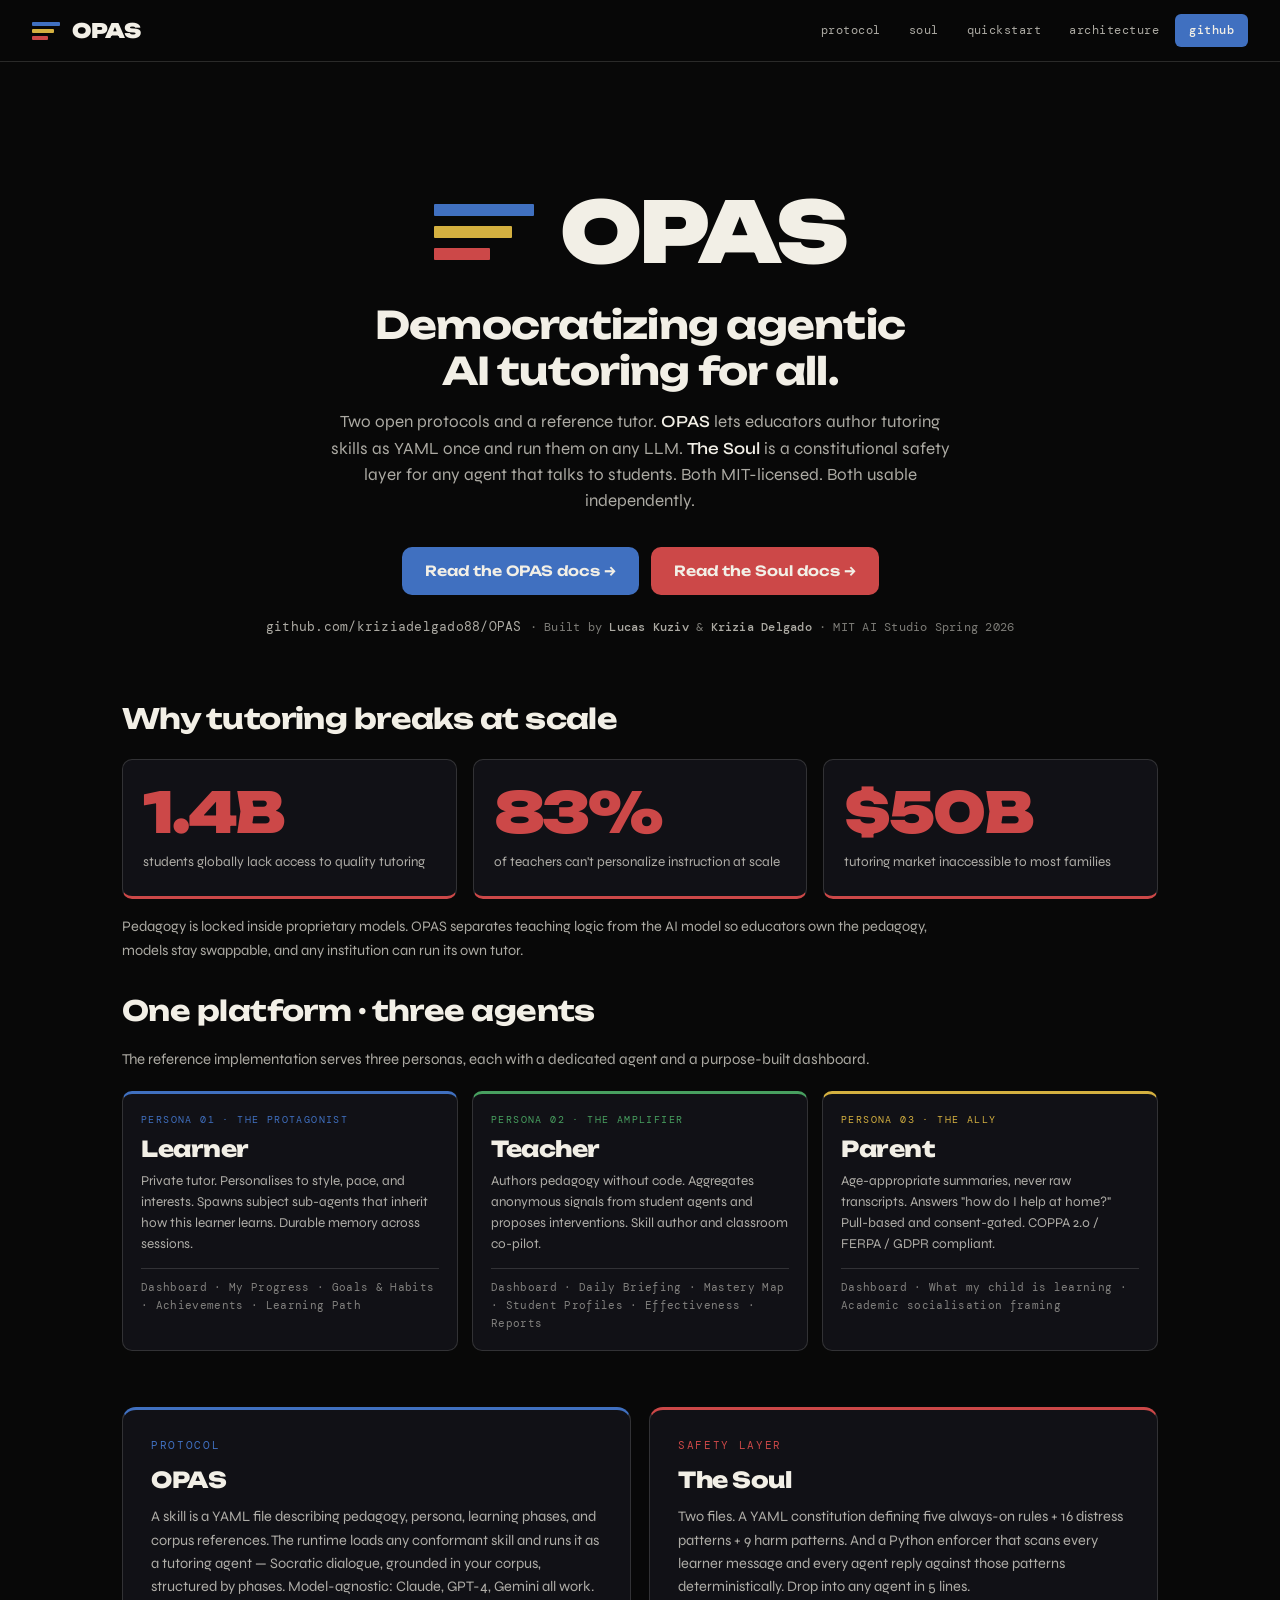
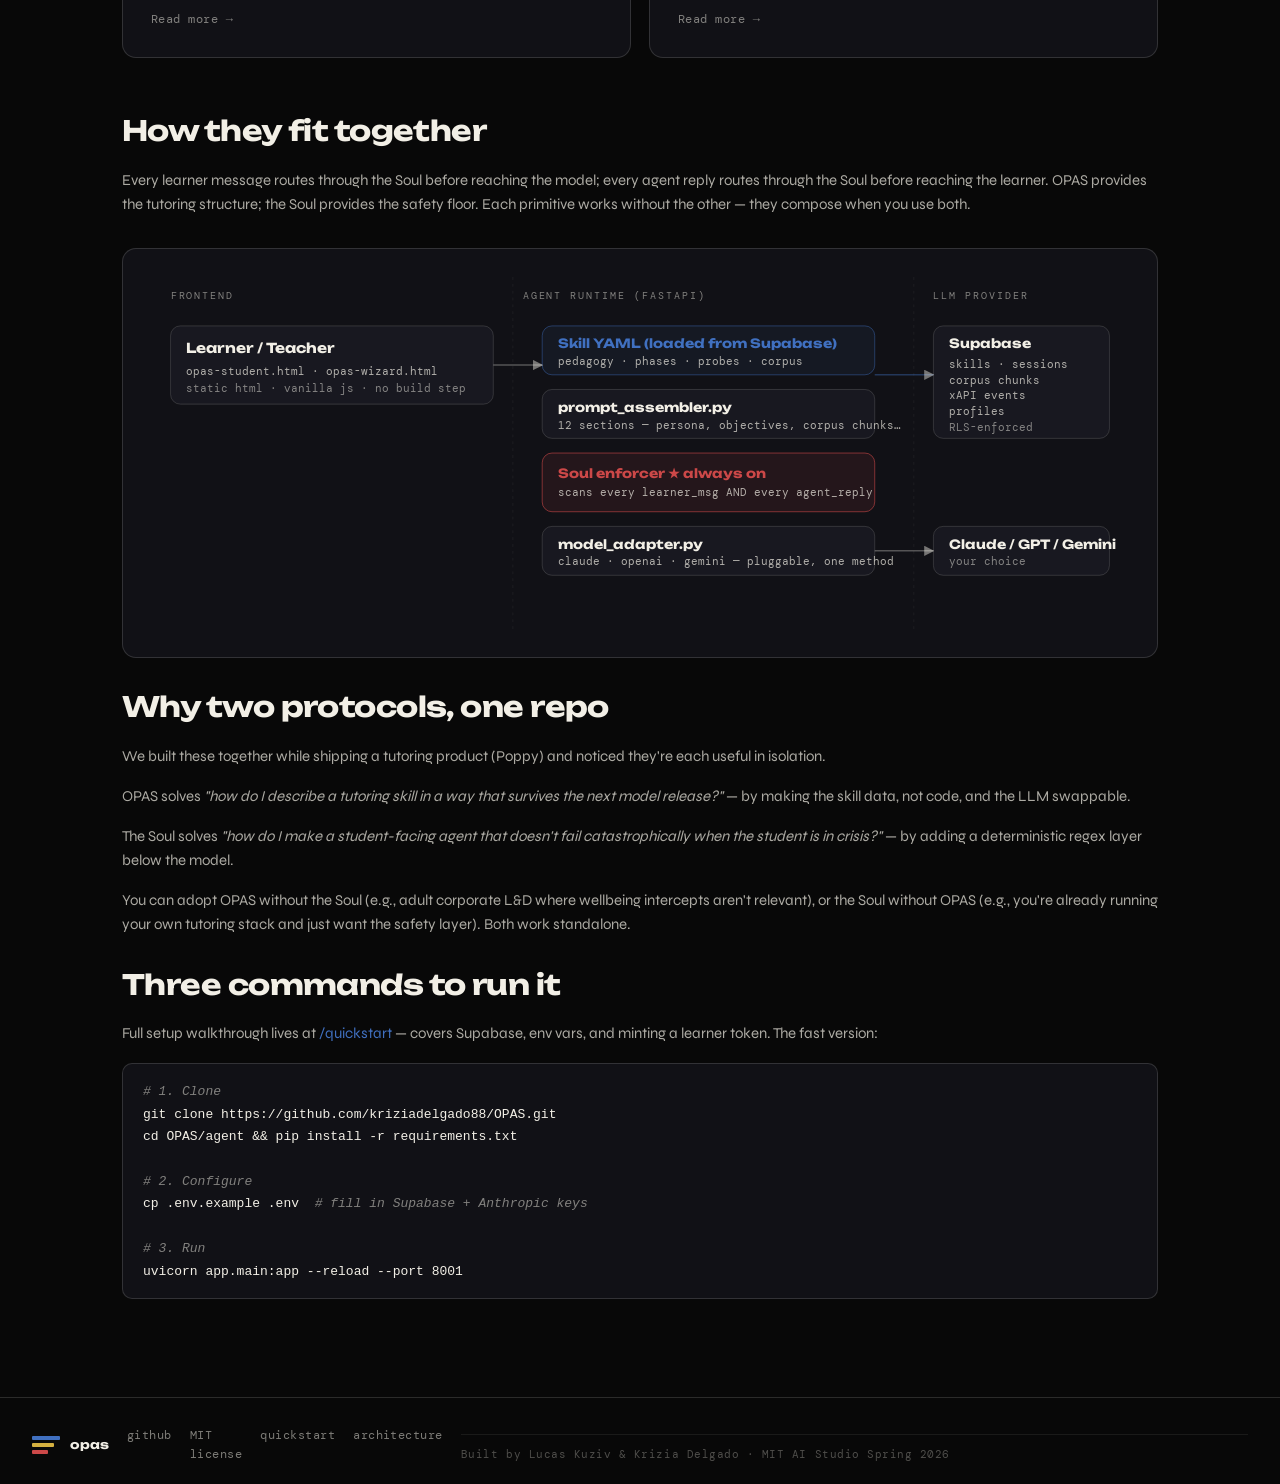
<file: docs-site/index.html>
<!doctype html>
<html lang="en">
<head>
<meta charset="utf-8">
<meta name="viewport" content="width=device-width,initial-scale=1">
<title>OPAS · Democratizing agentic AI tutoring for all</title>
<meta name="description" content="OPAS is a protocol for authoring tutoring skills as YAML and running them on any LLM. The Soul is a constitutional safety layer for any agent that talks to students. Both MIT-licensed. Built by Lucas Kuziv & Krizia Delgado · MIT AI Studio Spring 2026.">
<link rel="stylesheet" href="styles.css">
</head>
<body>

<header class="topbar">
  <a href="index.html" class="brand">
    <span class="opas-mark"><span class="stripe stripe-1"></span><span class="stripe stripe-2"></span><span class="stripe stripe-3"></span></span>
    <span class="opas-word">OPAS</span>
  </a>
  <nav>
    <a href="opas.html">protocol</a>
    <a href="soul.html">soul</a>
    <a href="quickstart.html">quickstart</a>
    <a href="architecture.html" class="no-mobile">architecture</a>
    <a href="https://github.com/kriziadelgado88/OPAS" class="cta">github</a>
  </nav>
</header>

<main class="wide">

  <section class="hero">
    <div class="mark-row">
      <span class="opas-mark xl animate" aria-hidden="true">
        <span class="stripe stripe-1"></span>
        <span class="stripe stripe-2"></span>
        <span class="stripe stripe-3"></span>
      </span>
      <span class="opas-word">OPAS</span>
    </div>
    <h1>Democratizing agentic AI&nbsp;tutoring for&nbsp;all.</h1>
    <p class="lede">Two open protocols and a reference tutor. <strong>OPAS</strong> lets educators author tutoring skills as YAML once and run them on any LLM. <strong>The Soul</strong> is a constitutional safety layer for any agent that talks to students. Both MIT-licensed. Both usable independently.</p>
    <div class="ctas">
      <a class="btn btn-primary" href="opas.html">Read the OPAS docs →</a>
      <a class="btn btn-soul" href="soul.html">Read the Soul docs →</a>
    </div>
    <div class="gh-row">
      <a href="https://github.com/kriziadelgado88/OPAS">github.com/kriziadelgado88/OPAS</a>
      <span class="byline"> · Built by <strong>Lucas Kuziv</strong> &amp; <strong>Krizia Delgado</strong> · MIT AI Studio Spring 2026</span>
    </div>
  </section>

  <!-- The gap (lifted from poster) -->
  <section class="gap-stats">
    <h2>Why tutoring breaks at scale</h2>
    <div class="stats-row">
      <div class="stat-card stat-red">
        <div class="stat-num">1.4B</div>
        <div class="stat-label">students globally lack access to quality tutoring</div>
      </div>
      <div class="stat-card stat-red">
        <div class="stat-num">83%</div>
        <div class="stat-label">of teachers can't personalize instruction at scale</div>
      </div>
      <div class="stat-card stat-red">
        <div class="stat-num">$50B</div>
        <div class="stat-label">tutoring market inaccessible to most families</div>
      </div>
    </div>
    <p class="stats-note">Pedagogy is locked inside proprietary models. OPAS separates teaching logic from the AI model so educators own the pedagogy, models stay swappable, and any institution can run its own tutor.</p>
  </section>

  <!-- One platform · three agents (lifted from poster) -->
  <section class="personas">
    <h2>One platform · three agents</h2>
    <p>The reference implementation serves three personas, each with a dedicated agent and a purpose-built dashboard.</p>
    <div class="personas-row">
      <div class="persona-card persona-blue">
        <span class="persona-label">Persona 01 · the protagonist</span>
        <h3>Learner</h3>
        <p>Private tutor. Personalises to style, pace, and interests. Spawns subject sub-agents that inherit how this learner learns. Durable memory across sessions.</p>
        <span class="persona-dash">Dashboard · My Progress · Goals & Habits · Achievements · Learning Path</span>
      </div>
      <div class="persona-card persona-green">
        <span class="persona-label">Persona 02 · the amplifier</span>
        <h3>Teacher</h3>
        <p>Authors pedagogy without code. Aggregates anonymous signals from student agents and proposes interventions. Skill author and classroom co-pilot.</p>
        <span class="persona-dash">Dashboard · Daily Briefing · Mastery Map · Student Profiles · Effectiveness · Reports</span>
      </div>
      <div class="persona-card persona-gold">
        <span class="persona-label">Persona 03 · the ally</span>
        <h3>Parent</h3>
        <p>Age-appropriate summaries, never raw transcripts. Answers "how do I help at home?" Pull-based and consent-gated. COPPA 2.0 / FERPA / GDPR compliant.</p>
        <span class="persona-dash">Dashboard · What my child is learning · Academic socialisation framing</span>
      </div>
    </div>
  </section>

  <!-- Two-card primitives split -->
  <section class="primitives-split">
    <a class="prim-card opas" href="opas.html">
      <span class="label">protocol</span>
      <h3>OPAS</h3>
      <p>A skill is a YAML file describing pedagogy, persona, learning phases, and corpus references. The runtime loads any conformant skill and runs it as a tutoring agent — Socratic dialogue, grounded in your corpus, structured by phases. Model-agnostic: Claude, GPT-4, Gemini all work.</p>
      <span class="read-more">Read more →</span>
    </a>
    <a class="prim-card soul" href="soul.html">
      <span class="label">safety layer</span>
      <h3>The Soul</h3>
      <p>Two files. A YAML constitution defining five always-on rules + 16 distress patterns + 9 harm patterns. And a Python enforcer that scans every learner message and every agent reply against those patterns deterministically. Drop into any agent in 5 lines.</p>
      <span class="read-more">Read more →</span>
    </a>
  </section>

  <!-- System map preview -->
  <section>
    <h2>How they fit together</h2>
    <p>Every learner message routes through the Soul before reaching the model; every agent reply routes through the Soul before reaching the learner. OPAS provides the tutoring structure; the Soul provides the safety floor. Each primitive works without the other — they compose when you use both.</p>

    <div class="sysmap">
      <svg viewBox="0 0 1000 360" role="img" aria-label="OPAS plus Soul architecture diagram showing learner, frontend, agent runtime with the Soul enforcer, and LLM provider">
        <!-- Lane labels -->
        <text x="20"  y="22" font-family="DM Mono, monospace" font-size="10" fill="rgba(242,239,230,.5)" letter-spacing="2">FRONTEND</text>
        <text x="380" y="22" font-family="DM Mono, monospace" font-size="10" fill="rgba(242,239,230,.5)" letter-spacing="2">AGENT RUNTIME (FASTAPI)</text>
        <text x="800" y="22" font-family="DM Mono, monospace" font-size="10" fill="rgba(242,239,230,.5)" letter-spacing="2">LLM PROVIDER</text>

        <!-- Lane separators -->
        <line x1="370" y1="0"   x2="370" y2="360" stroke="rgba(242,239,230,.06)" stroke-dasharray="3 4"/>
        <line x1="780" y1="0"   x2="780" y2="360" stroke="rgba(242,239,230,.06)" stroke-dasharray="3 4"/>

        <!-- Frontend -->
        <rect x="20" y="50" width="330" height="80" rx="10" fill="#181820" stroke="rgba(242,239,230,.15)"/>
        <text x="36" y="78" font-family="Unbounded, sans-serif" font-size="14" font-weight="700" fill="#F2EFE6">Learner / Teacher</text>
        <text x="36" y="100" font-family="DM Mono, monospace" font-size="11" fill="rgba(242,239,230,.7)">opas-student.html · opas-wizard.html</text>
        <text x="36" y="118" font-family="DM Mono, monospace" font-size="11" fill="rgba(242,239,230,.5)">static html · vanilla js · no build step</text>

        <!-- Skill YAML in the middle lane -->
        <rect x="400" y="50" width="340" height="50" rx="10" fill="rgba(64,112,192,.08)" stroke="rgba(64,112,192,.45)"/>
        <text x="416" y="73" font-family="Unbounded, sans-serif" font-size="13" font-weight="700" fill="#4070C0">Skill YAML (loaded from Supabase)</text>
        <text x="416" y="90" font-family="DM Mono, monospace" font-size="11" fill="rgba(242,239,230,.7)">pedagogy · phases · probes · corpus</text>

        <!-- Prompt assembler -->
        <rect x="400" y="115" width="340" height="50" rx="10" fill="#181820" stroke="rgba(242,239,230,.15)"/>
        <text x="416" y="138" font-family="Unbounded, sans-serif" font-size="13" font-weight="700" fill="#F2EFE6">prompt_assembler.py</text>
        <text x="416" y="155" font-family="DM Mono, monospace" font-size="11" fill="rgba(242,239,230,.7)">12 sections — persona, objectives, corpus chunks…</text>

        <!-- Soul ★ -->
        <rect x="400" y="180" width="340" height="60" rx="10" fill="rgba(204,72,72,.10)" stroke="rgba(204,72,72,.6)"/>
        <text x="416" y="206" font-family="Unbounded, sans-serif" font-size="13" font-weight="700" fill="#CC4848">Soul enforcer ★ always on</text>
        <text x="416" y="224" font-family="DM Mono, monospace" font-size="11" fill="rgba(242,239,230,.7)">scans every learner_msg AND every agent_reply</text>

        <!-- Model adapter -->
        <rect x="400" y="255" width="340" height="50" rx="10" fill="#181820" stroke="rgba(242,239,230,.15)"/>
        <text x="416" y="278" font-family="Unbounded, sans-serif" font-size="13" font-weight="700" fill="#F2EFE6">model_adapter.py</text>
        <text x="416" y="295" font-family="DM Mono, monospace" font-size="11" fill="rgba(242,239,230,.7)">claude · openai · gemini — pluggable, one method</text>

        <!-- LLM provider -->
        <rect x="800" y="255" width="180" height="50" rx="10" fill="#181820" stroke="rgba(242,239,230,.15)"/>
        <text x="816" y="278" font-family="Unbounded, sans-serif" font-size="13" font-weight="700" fill="#F2EFE6">Claude / GPT / Gemini</text>
        <text x="816" y="295" font-family="DM Mono, monospace" font-size="11" fill="rgba(242,239,230,.5)">your choice</text>

        <!-- Storage -->
        <rect x="800" y="50" width="180" height="115" rx="10" fill="#181820" stroke="rgba(242,239,230,.15)"/>
        <text x="816" y="73" font-family="Unbounded, sans-serif" font-size="13" font-weight="700" fill="#F2EFE6">Supabase</text>
        <text x="816" y="93" font-family="DM Mono, monospace" font-size="11" fill="rgba(242,239,230,.7)">skills · sessions</text>
        <text x="816" y="109" font-family="DM Mono, monospace" font-size="11" fill="rgba(242,239,230,.7)">corpus chunks</text>
        <text x="816" y="125" font-family="DM Mono, monospace" font-size="11" fill="rgba(242,239,230,.7)">xAPI events</text>
        <text x="816" y="141" font-family="DM Mono, monospace" font-size="11" fill="rgba(242,239,230,.7)">profiles</text>
        <text x="816" y="157" font-family="DM Mono, monospace" font-size="11" fill="rgba(242,239,230,.5)">RLS-enforced</text>

        <!-- Arrows -->
        <defs>
          <marker id="a" viewBox="0 0 10 10" refX="9" refY="5" markerWidth="7" markerHeight="7" orient="auto">
            <path d="M 0 0 L 10 5 L 0 10 z" fill="rgba(242,239,230,.45)"/>
          </marker>
        </defs>
        <path d="M 350 90 L 400 90"   stroke="rgba(242,239,230,.30)" stroke-width="1.5" fill="none" marker-end="url(#a)"/>
        <path d="M 740 280 L 800 280" stroke="rgba(242,239,230,.30)" stroke-width="1.5" fill="none" marker-end="url(#a)"/>
        <path d="M 740 100 L 800 100" stroke="rgba(64,112,192,.40)"  stroke-width="1.5" fill="none" marker-end="url(#a)"/>
      </svg>
    </div>
  </section>

  <!-- Why two primitives -->
  <section>
    <h2>Why two protocols, one repo</h2>
    <p>We built these together while shipping a tutoring product (Poppy) and noticed they're each useful in isolation.</p>
    <p>OPAS solves <em>"how do I describe a tutoring skill in a way that survives the next model release?"</em> — by making the skill data, not code, and the LLM swappable.</p>
    <p>The Soul solves <em>"how do I make a student-facing agent that doesn't fail catastrophically when the student is in crisis?"</em> — by adding a deterministic regex layer below the model.</p>
    <p>You can adopt OPAS without the Soul (e.g., adult corporate L&amp;D where wellbeing intercepts aren't relevant), or the Soul without OPAS (e.g., you're already running your own tutoring stack and just want the safety layer). Both work standalone.</p>
  </section>

  <!-- Quickstart preview -->
  <section>
    <h2>Three commands to run it</h2>
    <p>Full setup walkthrough lives at <a href="quickstart.html">/quickstart</a> — covers Supabase, env vars, and minting a learner token. The fast version:</p>
<pre><code><span class="com"># 1. Clone</span>
git clone https://github.com/kriziadelgado88/OPAS.git
cd OPAS/agent && pip install -r requirements.txt

<span class="com"># 2. Configure</span>
cp .env.example .env  <span class="com"># fill in Supabase + Anthropic keys</span>

<span class="com"># 3. Run</span>
uvicorn app.main:app --reload --port 8001</code></pre>
  </section>

</main>

<footer>
  <span class="left">
    <span class="opas-mark"><span class="stripe stripe-1"></span><span class="stripe stripe-2"></span><span class="stripe stripe-3"></span></span>
    <span class="opas-word">OPAS</span>
  </span>
  <nav>
    <a href="https://github.com/kriziadelgado88/OPAS">github</a>
    <a href="https://github.com/kriziadelgado88/OPAS/blob/main/LICENSE">MIT license</a>
    <a href="quickstart.html">quickstart</a>
    <a href="architecture.html">architecture</a>
  </nav>
  <div class="credits">Built by Lucas Kuziv &amp; Krizia Delgado · MIT AI Studio Spring 2026</div>
</footer>

</body>
</html>
</file>
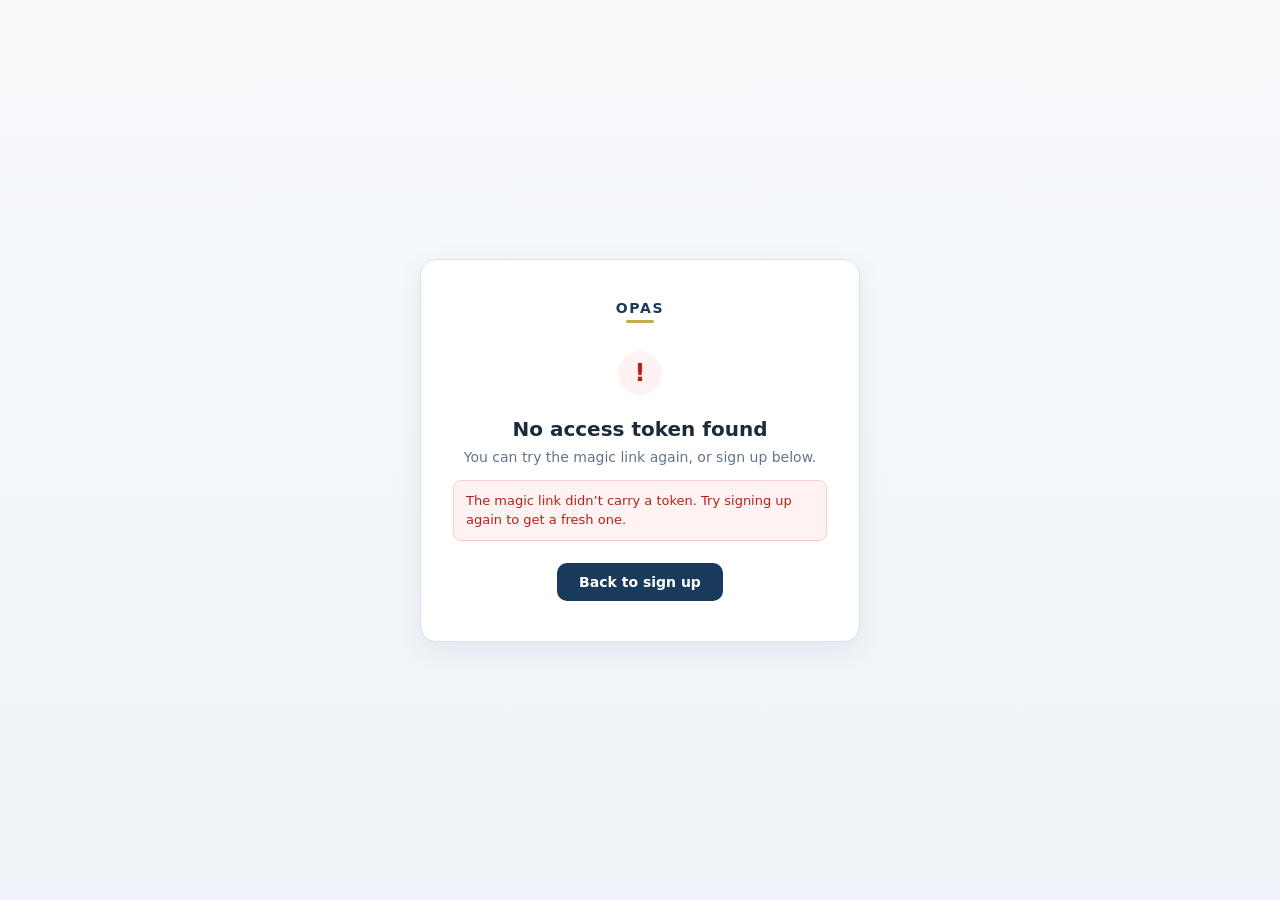
<file: app/opas-auth-callback.html>
<!DOCTYPE html>
<html lang="en">
<head>
<meta charset="UTF-8">
<meta name="viewport" content="width=device-width, initial-scale=1.0">
<meta name="opas-runtime" content="http://localhost:8001">
<title>OPAS — Signing you in&hellip;</title>
<style>
  *, *::before, *::after { box-sizing: border-box; margin: 0; padding: 0; }

  :root {
    --brand: #1a3a5c;
    --brand-hover: #254f7a;
    --brand-light: #e8f0f8;
    --accent: #c8a951;
    --border: #dde3ea;
    --text: #1c2b3a;
    --muted: #64748b;
    --error-bg: #fef2f2;
    --error-fg: #b42318;
    --font: 'Segoe UI', system-ui, -apple-system, sans-serif;
  }

  body {
    font-family: var(--font);
    color: var(--text);
    background: linear-gradient(180deg, #f8fafc 0%, #eef3f9 100%);
    min-height: 100vh;
    display: flex;
    align-items: center;
    justify-content: center;
    padding: 24px 16px;
  }

  .card {
    width: 100%;
    max-width: 440px;
    background: #fff;
    border: 1px solid var(--border);
    border-radius: 16px;
    padding: 40px 32px;
    box-shadow: 0 8px 28px rgba(26, 58, 92, 0.08);
    text-align: center;
  }

  .logo {
    font-weight: 700;
    font-size: 14px;
    letter-spacing: 0.12em;
    color: var(--brand);
    margin-bottom: 4px;
  }
  .logo-accent {
    width: 28px; height: 3px;
    background: var(--accent);
    border-radius: 2px;
    margin: 0 auto 28px;
  }

  .spinner {
    width: 44px; height: 44px;
    margin: 0 auto 22px;
    border: 3px solid var(--brand-light);
    border-top-color: var(--brand);
    border-radius: 50%;
    animation: spin 0.9s linear infinite;
  }
  @keyframes spin { to { transform: rotate(360deg); } }

  h1 {
    font-size: 20px;
    font-weight: 600;
    margin-bottom: 6px;
  }
  .subtitle {
    font-size: 14px;
    color: var(--muted);
    line-height: 1.5;
  }

  .error-icon {
    width: 44px; height: 44px;
    margin: 0 auto 22px;
    border-radius: 50%;
    background: var(--error-bg);
    color: var(--error-fg);
    font-size: 24px;
    font-weight: 700;
    line-height: 44px;
    display: none;
  }

  .error-detail {
    margin-top: 12px;
    padding: 10px 12px;
    background: var(--error-bg);
    color: var(--error-fg);
    border: 1px solid #fecaca;
    border-radius: 8px;
    font-size: 13px;
    line-height: 1.5;
    word-break: break-word;
    text-align: left;
  }

  .actions {
    margin-top: 22px;
    display: none;
  }
  .actions a.primary {
    display: inline-block;
    background: var(--brand);
    color: #fff;
    text-decoration: none;
    border-radius: 10px;
    padding: 11px 22px;
    font-size: 14px;
    font-weight: 600;
    transition: background 0.15s;
  }
  .actions a.primary:hover { background: var(--brand-hover); }

  body.error .spinner    { display: none; }
  body.error .error-icon { display: block; }
  body.error .actions    { display: block; }
</style>
</head>
<body>
  <div class="card">
    <div class="logo">OPAS</div>
    <div class="logo-accent"></div>

    <div class="spinner" id="spinner"></div>
    <div class="error-icon" id="error-icon">!</div>

    <h1 id="title">Signing you in&hellip;</h1>
    <p class="subtitle" id="subtitle">Verifying your magic link with the runtime.</p>

    <div class="error-detail" id="error-detail" style="display:none"></div>

    <div class="actions" id="actions">
      <a href="opas-signup.html" class="primary">Back to sign up</a>
    </div>
  </div>

<script>
(function () {
  const RUNTIME = document.querySelector('meta[name="opas-runtime"]').content;

  const titleEl    = document.getElementById('title');
  const subtitleEl = document.getElementById('subtitle');
  const detailEl   = document.getElementById('error-detail');

  function fail(headline, detail) {
    document.body.classList.add('error');
    titleEl.textContent = headline;
    subtitleEl.textContent = 'You can try the magic link again, or sign up below.';
    if (detail) {
      detailEl.style.display = 'block';
      detailEl.textContent = detail;
    }
  }

  // Supabase magic-link convention places the token in the URL fragment, e.g.
  //   #access_token=eyJhbGciOi...&token_type=bearer&expires_in=...&type=magiclink
  function parseFragment() {
    const hash = window.location.hash || '';
    const stripped = hash.startsWith('#') ? hash.slice(1) : hash;
    const params = new URLSearchParams(stripped);
    return {
      access_token: params.get('access_token'),
      error:        params.get('error'),
      error_desc:   params.get('error_description') || params.get('error_code'),
    };
  }

  async function exchange(accessToken) {
    const res = await fetch(RUNTIME + '/auth/callback', {
      method: 'POST',
      headers: { 'Content-Type': 'application/json' },
      body: JSON.stringify({ access_token: accessToken }),
    });
    if (!res.ok) {
      let detail = 'HTTP ' + res.status;
      try {
        const j = await res.json();
        if (j && j.detail) detail = j.detail;
      } catch { /* ignore */ }
      throw new Error(detail);
    }
    return res.json();
  }

  async function fetchMe(token) {
    const res = await fetch(RUNTIME + '/me', {
      headers: { 'Authorization': 'Bearer ' + token },
    });
    if (!res.ok) return null;
    return res.json();
  }

  (async function run() {
    const { access_token, error, error_desc } = parseFragment();

    if (error) {
      fail('Magic link failed', error_desc || error);
      return;
    }
    if (!access_token) {
      fail('No access token found', 'The magic link didn\u2019t carry a token. Try signing up again to get a fresh one.');
      return;
    }

    try {
      const out = await exchange(access_token);
      if (!out || !out.token) {
        throw new Error('Runtime did not return a bearer token.');
      }

      // Persist the opaque OPAS bearer for every subsequent page.
      localStorage.setItem('opas_learner_token', out.token);
      localStorage.setItem('opas_learner_id',    out.learner_id || '');
      localStorage.setItem('opas_learner_name',  out.name || '');

      // Wipe the fragment so a refresh doesn't re-attempt the exchange and so
      // the access_token doesn't sit in browser history any longer than needed.
      try { history.replaceState(null, '', window.location.pathname); } catch {}

      // If the learner clicked a group invite link before signing up, we stashed
      // the invite code in localStorage. Honour it now so the auto-join flow
      // continues seamlessly across the auth redirect.
      const pendingInvite = localStorage.getItem('opas_pending_invite');
      if (pendingInvite) {
        localStorage.removeItem('opas_pending_invite');
        titleEl.textContent = 'Welcome' + (out.name ? ', ' + out.name : '') + '!';
        subtitleEl.textContent = 'Joining your group\u2026';
        setTimeout(() => {
          window.location.replace('opas-group.html?invite=' + encodeURIComponent(pendingInvite));
        }, 350);
        return;
      }

      // First-time sign-in → onboarding. Returning learner → straight to skills.
      // We infer "first-time" from an empty profile_prefs.
      const me = await fetchMe(out.token);
      const isFirstTime = !me || !me.profile_prefs || Object.keys(me.profile_prefs).length === 0;

      titleEl.textContent = 'Welcome' + (out.name ? ', ' + out.name : '') + '!';
      subtitleEl.textContent = 'Taking you to ' + (isFirstTime ? 'onboarding' : 'your agents') + '\u2026';

      setTimeout(() => {
        window.location.replace(isFirstTime ? 'opas-onboarding.html' : 'opas-skills.html');
      }, 350);
    } catch (err) {
      fail('Couldn\u2019t verify your magic link', err.message || String(err));
    }
  })();
})();
</script>
</body>
</html>
</file>
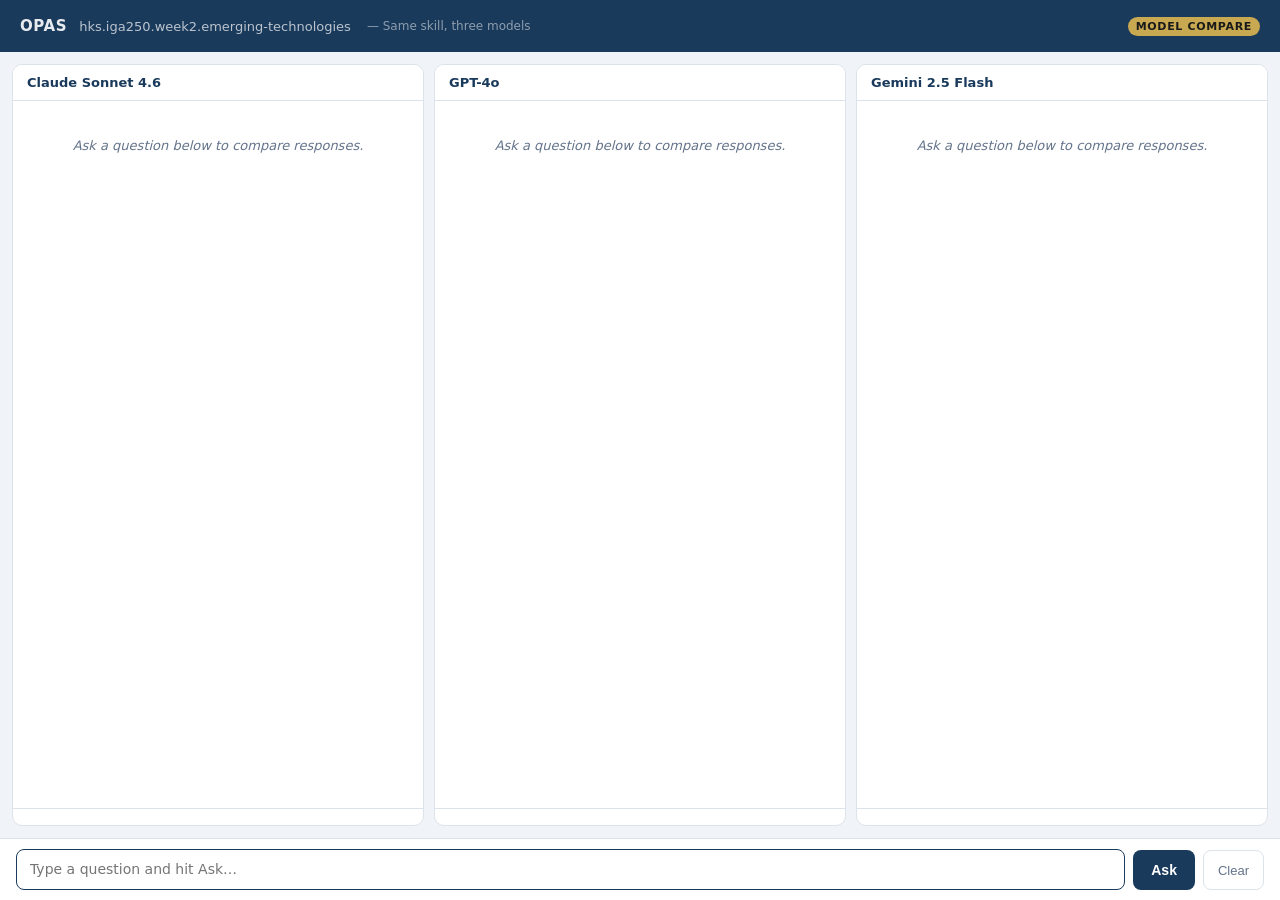
<file: app/opas-compare.html>
<!DOCTYPE html>
<html lang="en">
<head>
<meta charset="UTF-8">
<meta name="viewport" content="width=device-width, initial-scale=1.0">
<meta name="opas-runtime" content="http://localhost:8001">
<title>OPAS — Model Compare</title>
<style>
  *, *::before, *::after { box-sizing: border-box; margin: 0; padding: 0; }

  :root {
    --brand: #1a3a5c;
    --brand-light: #e8f0f8;
    --accent: #c8a951;
    --border: #dde3ea;
    --text: #1c2b3a;
    --muted: #64748b;
    --radius: 10px;
    --font: 'Segoe UI', system-ui, -apple-system, sans-serif;
    --panel-bg: #f8fafc;
    --panel-header-bg: #fff;
    --error-border: #e53e3e;
    --error-bg: #fff5f5;
    --error-text: #c53030;
  }

  body {
    font-family: var(--font);
    color: var(--text);
    background: #f0f4f8;
    height: 100vh;
    display: flex;
    flex-direction: column;
    overflow: hidden;
  }

  /* ── TOP BAR ─────────────────────────────────── */
  #topbar {
    background: var(--brand);
    color: #fff;
    padding: 0 20px;
    height: 52px;
    display: flex;
    align-items: center;
    gap: 12px;
    flex-shrink: 0;
    z-index: 10;
  }
  #topbar .logo { font-weight: 700; font-size: 15px; letter-spacing: .04em; opacity: .9; }
  #topbar .skill-name { font-size: 13px; opacity: .7; }
  #topbar .subtitle { font-size: 12px; opacity: .5; margin-left: 4px; }
  #topbar .spacer { flex: 1; }
  #topbar .badge {
    font-size: 11px; font-weight: 600; letter-spacing: .06em;
    background: var(--accent); color: #1a1a1a;
    padding: 3px 8px; border-radius: 20px;
  }

  /* ── PANELS AREA ─────────────────────────────── */
  #panels-area {
    flex: 1;
    display: flex;
    gap: 10px;
    padding: 12px;
    overflow: hidden;
    min-height: 0;
  }

  .panel {
    flex: 1;
    display: flex;
    flex-direction: column;
    background: #fff;
    border: 1px solid var(--border);
    border-radius: var(--radius);
    overflow: hidden;
    min-width: 0;
  }
  .panel.error-state { border-color: var(--error-border); }

  .panel-header {
    background: var(--panel-header-bg);
    border-bottom: 1px solid var(--border);
    padding: 10px 14px;
    display: flex;
    align-items: center;
    gap: 8px;
    flex-shrink: 0;
  }
  .panel-model-name {
    font-size: 13px;
    font-weight: 600;
    color: var(--brand);
    white-space: nowrap;
    overflow: hidden;
    text-overflow: ellipsis;
    flex: 1;
  }
  .latency-badge {
    font-size: 11px;
    font-weight: 600;
    background: var(--brand-light);
    color: var(--brand);
    padding: 2px 7px;
    border-radius: 10px;
    white-space: nowrap;
    display: none;
  }
  .latency-badge.visible { display: inline-block; }

  .panel-body {
    flex: 1;
    overflow-y: auto;
    padding: 14px;
    font-size: 14px;
    line-height: 1.7;
    white-space: pre-wrap;
    word-break: break-word;
    color: var(--text);
  }
  .panel-body.error-body { color: var(--error-text); background: var(--error-bg); }

  .panel-footer {
    border-top: 1px solid var(--border);
    padding: 8px 14px;
    flex-shrink: 0;
  }
  .citation-toggle {
    font-size: 12px;
    color: var(--muted);
    cursor: pointer;
    background: none;
    border: none;
    padding: 0;
    font-family: inherit;
    text-decoration: underline dotted;
  }
  .citation-toggle:hover { color: var(--brand); }
  .citation-list {
    display: none;
    margin-top: 8px;
    font-size: 12px;
    color: var(--muted);
  }
  .citation-list.open { display: block; }
  .citation-item {
    padding: 4px 0;
    border-top: 1px solid var(--border);
    margin-top: 4px;
  }
  .citation-source { font-weight: 600; color: var(--brand); }

  /* ── SPINNER ─────────────────────────────────── */
  .spinner-wrap {
    flex: 1;
    display: flex;
    align-items: center;
    justify-content: center;
  }
  .spinner {
    width: 28px; height: 28px;
    border: 3px solid var(--border);
    border-top-color: var(--brand);
    border-radius: 50%;
    animation: spin .7s linear infinite;
  }
  @keyframes spin { to { transform: rotate(360deg); } }

  /* ── BOTTOM BAR ──────────────────────────────── */
  #bottom-bar {
    background: #fff;
    border-top: 1px solid var(--border);
    padding: 10px 16px;
    display: flex;
    align-items: flex-end;
    gap: 8px;
    flex-shrink: 0;
    z-index: 10;
  }
  #user-input {
    flex: 1;
    resize: none;
    border: 1px solid var(--border);
    border-radius: 8px;
    padding: 9px 13px;
    font-size: 14px;
    font-family: var(--font);
    line-height: 1.5;
    outline: none;
    min-height: 40px;
    max-height: 120px;
    overflow-y: auto;
    color: var(--text);
    transition: border-color .15s;
  }
  #user-input:focus { border-color: var(--brand); }
  #user-input:disabled { background: #f5f5f5; cursor: not-allowed; }

  #ask-btn {
    background: var(--brand); color: #fff;
    border: none; border-radius: 8px;
    padding: 0 18px; height: 40px;
    font-size: 14px; font-weight: 600;
    cursor: pointer; transition: background .15s; flex-shrink: 0;
  }
  #ask-btn:hover { background: #254f7a; }
  #ask-btn:disabled { opacity: .45; cursor: default; }

  #clear-btn {
    background: none; color: var(--muted);
    border: 1px solid var(--border); border-radius: 8px;
    padding: 0 14px; height: 40px;
    font-size: 13px; font-weight: 500;
    cursor: pointer; transition: border-color .15s; flex-shrink: 0;
  }
  #clear-btn:hover { border-color: var(--brand); color: var(--brand); }
  #clear-btn:disabled { opacity: .4; cursor: default; }

  /* ── PLACEHOLDER TEXT ────────────────────────── */
  .placeholder {
    color: var(--muted);
    font-size: 13px;
    text-align: center;
    padding: 20px;
    font-style: italic;
  }
</style>
</head>
<body>

<!-- TOP BAR -->
<div id="topbar">
  <span class="logo">OPAS</span>
  <span class="skill-name" id="skill-label">Loading…</span>
  <span class="subtitle" id="skill-subtitle"></span>
  <span class="spacer"></span>
  <span class="badge">MODEL COMPARE</span>
</div>

<!-- THREE PANELS -->
<div id="panels-area">
  <!-- panels injected by JS -->
</div>

<!-- BOTTOM INPUT BAR -->
<div id="bottom-bar">
  <textarea id="user-input" rows="1" placeholder="Type a question and hit Ask…"></textarea>
  <button id="ask-btn">Ask</button>
  <button id="clear-btn">Clear</button>
</div>

<script type="module">
// ─────────────────────────────────────────────────────────────────────────────
// Config
// ─────────────────────────────────────────────────────────────────────────────
const RUNTIME_URL = document.querySelector('meta[name="opas-runtime"]')?.content ?? 'http://localhost:8001';
const BEARER      = 'dev-token-change-me';

const DEFAULT_MODELS = [
  'claude-sonnet-4-6',
  'gpt-4o',
  'gemini-2.5-flash',
];

const params   = new URLSearchParams(location.search);
const SKILL_ID = params.get('skill_id') ?? 'hks.iga250.week2.emerging-technologies';
const MODELS   = params.get('models') ? params.get('models').split(',').map(s => s.trim()) : DEFAULT_MODELS;

// ─────────────────────────────────────────────────────────────────────────────
// State
// ─────────────────────────────────────────────────────────────────────────────
let busy = false;

// ─────────────────────────────────────────────────────────────────────────────
// DOM refs
// ─────────────────────────────────────────────────────────────────────────────
const $panelsArea  = document.getElementById('panels-area');
const $skillLabel  = document.getElementById('skill-label');
const $subtitle    = document.getElementById('skill-subtitle');
const $input       = document.getElementById('user-input');
const $askBtn      = document.getElementById('ask-btn');
const $clearBtn    = document.getElementById('clear-btn');

// ─────────────────────────────────────────────────────────────────────────────
// Build panels (one per model)
// ─────────────────────────────────────────────────────────────────────────────
const panelEls = MODELS.map(modelName => {
  const panel = document.createElement('div');
  panel.className = 'panel';

  const header = document.createElement('div');
  header.className = 'panel-header';

  const nameEl = document.createElement('span');
  nameEl.className = 'panel-model-name';
  nameEl.textContent = friendlyModelName(modelName);

  const badge = document.createElement('span');
  badge.className = 'latency-badge';

  header.appendChild(nameEl);
  header.appendChild(badge);

  const body = document.createElement('div');
  body.className = 'panel-body';
  body.innerHTML = `<div class="placeholder">Ask a question below to compare responses.</div>`;

  const footer = document.createElement('div');
  footer.className = 'panel-footer';
  footer.innerHTML = `<button class="citation-toggle" style="display:none">0 sources</button>
    <div class="citation-list"></div>`;

  panel.appendChild(header);
  panel.appendChild(body);
  panel.appendChild(footer);
  $panelsArea.appendChild(panel);

  const citToggle = footer.querySelector('.citation-toggle');
  const citList   = footer.querySelector('.citation-list');
  citToggle.addEventListener('click', () => {
    citList.classList.toggle('open');
    citToggle.textContent = citList.classList.contains('open')
      ? citToggle.dataset.count + ' sources ▲'
      : citToggle.dataset.count + ' sources ▼';
  });

  return { panel, body, badge, citToggle, citList };
});

// ─────────────────────────────────────────────────────────────────────────────
// Helpers
// ─────────────────────────────────────────────────────────────────────────────
function friendlyModelName(id) {
  const map = {
    'claude-sonnet-4-6': 'Claude Sonnet 4.6',
    'claude-opus-4-7':   'Claude Opus 4.7',
    'gpt-4o':            'GPT-4o',
    'gpt-4o-mini':       'GPT-4o mini',
    'gemini-2.5-pro':    'Gemini 2.5 Pro',
    'gemini-2.5-flash':  'Gemini 2.5 Flash',
  };
  return map[id] ?? id;
}

function setSpinner(idx) {
  const { body, badge, citToggle, panel } = panelEls[idx];
  panel.classList.remove('error-state');
  body.className = 'panel-body';
  body.innerHTML = `<div class="spinner-wrap"><div class="spinner"></div></div>`;
  badge.className = 'latency-badge';
  badge.textContent = '';
  citToggle.style.display = 'none';
}

function renderResponse(idx, resp) {
  const { body, badge, citToggle, citList, panel } = panelEls[idx];

  if (resp.error) {
    panel.classList.add('error-state');
    body.className = 'panel-body error-body';
    body.textContent = `Error: ${resp.error}`;
    badge.className = 'latency-badge visible';
    badge.textContent = (resp.latency_ms / 1000).toFixed(1) + 's';
    citToggle.style.display = 'none';
    return;
  }

  panel.classList.remove('error-state');
  body.className = 'panel-body';
  body.textContent = resp.reply ?? '';

  badge.className = 'latency-badge visible';
  badge.textContent = (resp.latency_ms / 1000).toFixed(1) + 's';

  const count = resp.citations?.length ?? 0;
  if (count > 0) {
    citToggle.style.display = '';
    citToggle.dataset.count = count;
    citToggle.textContent = `${count} source${count !== 1 ? 's' : ''} ▼`;
    citList.className = 'citation-list';
    citList.innerHTML = resp.citations.map(c => {
      const meta = c.metadata ?? {};
      const title = meta.source_title ?? c.source_id ?? 'Source';
      const page  = meta.page_num ? ` p.${meta.page_num}` : '';
      const section = meta.section_heading ? ` §${meta.section_heading}` : '';
      const sim = c.similarity != null ? ` (${(c.similarity * 100).toFixed(0)}%)` : '';
      return `<div class="citation-item">
        <span class="citation-source">${escHtml(title)}${escHtml(page)}${escHtml(section)}${escHtml(sim)}</span>
        <div>${escHtml((c.chunk_text ?? '').slice(0, 140))}…</div>
      </div>`;
    }).join('');
  } else {
    citToggle.style.display = 'none';
  }
}

function escHtml(s) {
  return String(s).replace(/&/g,'&amp;').replace(/</g,'&lt;').replace(/>/g,'&gt;');
}

function setInputEnabled(enabled) {
  $input.disabled  = !enabled;
  $askBtn.disabled = !enabled;
}

// ─────────────────────────────────────────────────────────────────────────────
// Load skill meta (for title)
// ─────────────────────────────────────────────────────────────────────────────
async function loadSkillMeta() {
  try {
    const res = await fetch(
      `${RUNTIME_URL}/session/skill/${encodeURIComponent(SKILL_ID)}`,
      { headers: { Authorization: `Bearer ${BEARER}` } }
    );
    if (!res.ok) return;
    const data = await res.json();
    $skillLabel.textContent = data.name ?? SKILL_ID;
    $subtitle.textContent   = '— Same skill, three models';
    document.title = `OPAS Compare — ${data.name ?? SKILL_ID}`;
  } catch (_) {
    $skillLabel.textContent = SKILL_ID;
    $subtitle.textContent   = '— Same skill, three models';
  }
}

// ─────────────────────────────────────────────────────────────────────────────
// Ask
// ─────────────────────────────────────────────────────────────────────────────
async function ask() {
  const msg = $input.value.trim();
  if (!msg || busy) return;

  busy = true;
  setInputEnabled(false);

  // Show spinners in all panels simultaneously.
  MODELS.forEach((_, i) => setSpinner(i));

  try {
    const res = await fetch(`${RUNTIME_URL}/session/compare`, {
      method: 'POST',
      headers: {
        'Content-Type': 'application/json',
        'Authorization': `Bearer ${BEARER}`,
      },
      body: JSON.stringify({
        skill_id: SKILL_ID,
        learner_msg: msg,
        models: MODELS,
      }),
    });

    if (!res.ok) {
      const errText = await res.text();
      MODELS.forEach((m, i) => renderResponse(i, {
        model: m, reply: null, citations: [], yaml_refs: [],
        latency_ms: 0, error: `HTTP ${res.status}: ${errText.slice(0, 200)}`,
      }));
      return;
    }

    const data = await res.json();

    // Render responses in the same order as models list.
    const responseMap = {};
    for (const r of data.responses) responseMap[r.model] = r;
    MODELS.forEach((m, i) => {
      const r = responseMap[m] ?? {
        model: m, reply: null, citations: [], yaml_refs: [], latency_ms: 0,
        error: 'No response received',
      };
      renderResponse(i, r);
    });

  } catch (err) {
    MODELS.forEach((m, i) => renderResponse(i, {
      model: m, reply: null, citations: [], yaml_refs: [],
      latency_ms: 0, error: err.message,
    }));
  } finally {
    busy = false;
    setInputEnabled(true);
    $input.focus();
  }
}

function clearAll() {
  $input.value = '';
  $input.style.height = 'auto';
  panelEls.forEach(({ body, badge, citToggle, citList, panel }) => {
    panel.classList.remove('error-state');
    body.className = 'panel-body';
    body.innerHTML = `<div class="placeholder">Ask a question below to compare responses.</div>`;
    badge.className = 'latency-badge';
    badge.textContent = '';
    citToggle.style.display = 'none';
    citList.className = 'citation-list';
    citList.innerHTML = '';
  });
}

// ─────────────────────────────────────────────────────────────────────────────
// Event wiring
// ─────────────────────────────────────────────────────────────────────────────
$askBtn.addEventListener('click', ask);
$clearBtn.addEventListener('click', clearAll);
$input.addEventListener('keydown', e => {
  if (e.key === 'Enter' && !e.shiftKey) { e.preventDefault(); ask(); }
});
$input.addEventListener('input', () => {
  $input.style.height = 'auto';
  $input.style.height = Math.min($input.scrollHeight, 120) + 'px';
});

// ─────────────────────────────────────────────────────────────────────────────
// Init
// ─────────────────────────────────────────────────────────────────────────────
loadSkillMeta();
$input.focus();
</script>
</body>
</html>
</file>
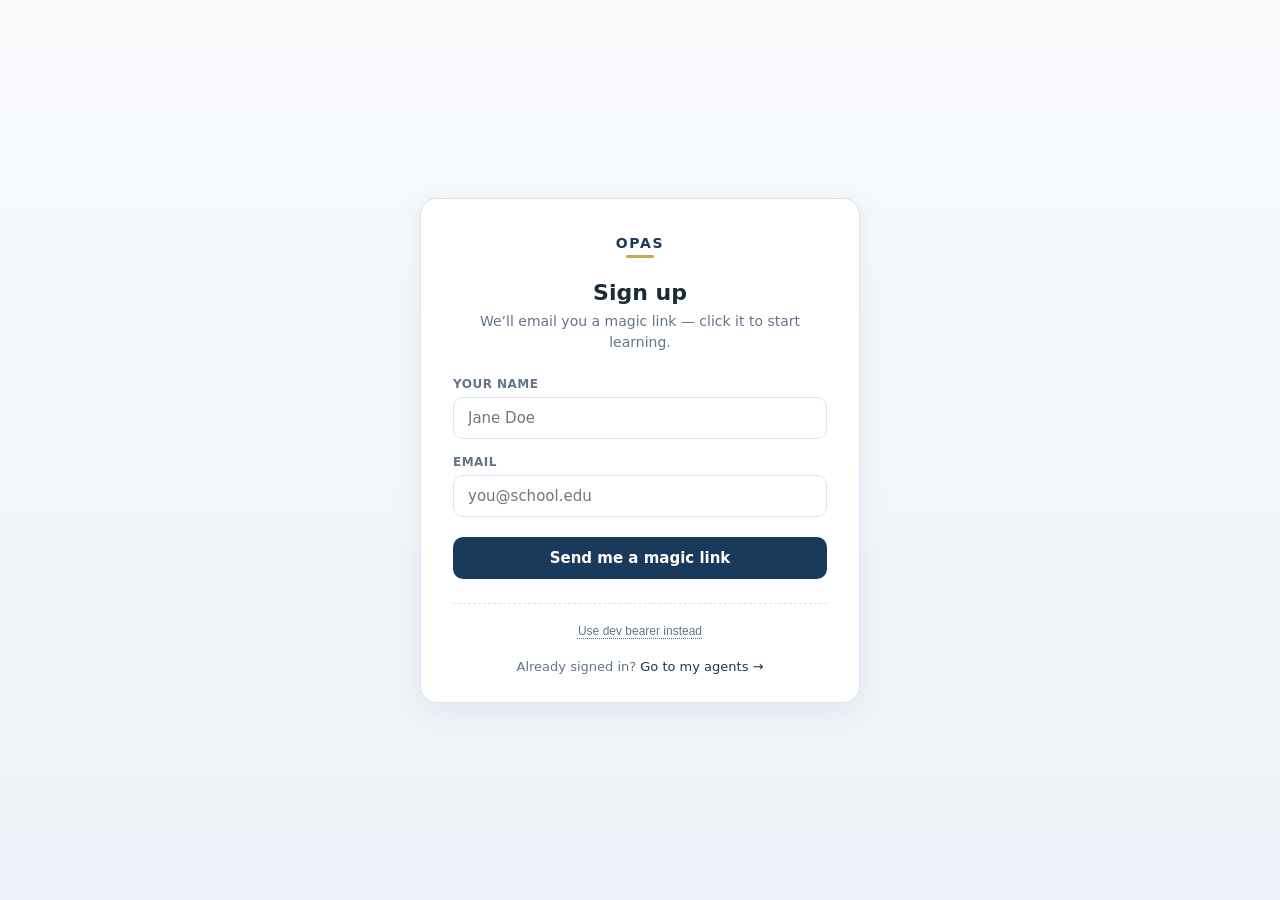
<file: app/opas-signup.html>
<!DOCTYPE html>
<html lang="en">
<head>
<meta charset="UTF-8">
<meta name="viewport" content="width=device-width, initial-scale=1.0">
<meta name="opas-runtime" content="http://localhost:8001">
<title>OPAS — Sign up</title>
<style>
  *, *::before, *::after { box-sizing: border-box; margin: 0; padding: 0; }

  :root {
    --brand: #1a3a5c;
    --brand-hover: #254f7a;
    --brand-light: #e8f0f8;
    --accent: #c8a951;
    --border: #dde3ea;
    --text: #1c2b3a;
    --muted: #64748b;
    --error-bg: #fef2f2;
    --error-fg: #b42318;
    --success-bg: #ecfdf3;
    --success-fg: #067647;
    --radius: 12px;
    --font: 'Segoe UI', system-ui, -apple-system, sans-serif;
  }

  body {
    font-family: var(--font);
    color: var(--text);
    background: linear-gradient(180deg, #f8fafc 0%, #eef3f9 100%);
    min-height: 100vh;
    display: flex;
    flex-direction: column;
    align-items: center;
    justify-content: center;
    padding: 24px 16px;
  }

  .card {
    width: 100%;
    max-width: 440px;
    background: #fff;
    border: 1px solid var(--border);
    border-radius: 16px;
    padding: 36px 32px 28px;
    box-shadow: 0 8px 28px rgba(26, 58, 92, 0.08);
  }

  .logo {
    font-weight: 700;
    font-size: 14px;
    letter-spacing: 0.12em;
    color: var(--brand);
    text-align: center;
    margin-bottom: 4px;
  }
  .logo-accent {
    width: 28px; height: 3px;
    background: var(--accent);
    border-radius: 2px;
    margin: 0 auto 22px;
  }

  h1 {
    font-size: 22px;
    font-weight: 600;
    text-align: center;
    margin-bottom: 6px;
  }
  .subtitle {
    font-size: 14px;
    color: var(--muted);
    text-align: center;
    margin-bottom: 24px;
    line-height: 1.5;
  }

  label {
    display: block;
    font-size: 12px;
    font-weight: 600;
    color: var(--muted);
    letter-spacing: 0.04em;
    text-transform: uppercase;
    margin-bottom: 6px;
  }

  input[type="email"], input[type="text"] {
    width: 100%;
    border: 1px solid var(--border);
    border-radius: 10px;
    padding: 11px 14px;
    font-size: 15px;
    font-family: var(--font);
    color: var(--text);
    outline: none;
    transition: border-color 0.15s, box-shadow 0.15s;
    margin-bottom: 16px;
  }
  input[type="email"]:focus, input[type="text"]:focus {
    border-color: var(--brand);
    box-shadow: 0 0 0 3px rgba(26, 58, 92, 0.08);
  }

  button.primary {
    width: 100%;
    background: var(--brand);
    color: #fff;
    border: none;
    border-radius: 10px;
    padding: 12px 18px;
    font-size: 15px;
    font-weight: 600;
    font-family: var(--font);
    cursor: pointer;
    transition: background 0.15s;
    margin-top: 4px;
  }
  button.primary:hover:not(:disabled) { background: var(--brand-hover); }
  button.primary:disabled { opacity: 0.55; cursor: default; }

  button.secondary {
    width: 100%;
    background: #fff;
    color: var(--brand);
    border: 1px solid var(--brand);
    border-radius: 10px;
    padding: 10px 14px;
    font-size: 13px;
    font-weight: 600;
    cursor: pointer;
    transition: background 0.15s;
  }
  button.secondary:hover:not(:disabled) { background: var(--brand-light); }

  .status {
    margin-top: 18px;
    padding: 12px 14px;
    border-radius: 10px;
    font-size: 14px;
    line-height: 1.5;
    display: none;
  }
  .status.show { display: block; }
  .status.error   { background: var(--error-bg);   color: var(--error-fg);   border: 1px solid #fecaca; }
  .status.success { background: var(--success-bg); color: var(--success-fg); border: 1px solid #abefc6; }
  .status.success strong { display: block; margin-bottom: 4px; font-weight: 600; }

  .dev-toggle {
    margin-top: 24px;
    padding-top: 16px;
    border-top: 1px dashed var(--border);
    text-align: center;
  }
  .dev-toggle .toggle-link {
    background: none; border: none; padding: 0;
    color: var(--muted);
    font-size: 12px;
    cursor: pointer;
    text-decoration: underline;
    text-decoration-style: dotted;
    text-underline-offset: 3px;
  }
  .dev-toggle .toggle-link:hover { color: var(--brand); }

  .dev-panel {
    display: none;
    margin-top: 14px;
    padding: 14px;
    background: #fafbfc;
    border: 1px solid var(--border);
    border-radius: 10px;
    text-align: left;
  }
  .dev-panel.show { display: block; }
  .dev-panel p {
    font-size: 12px;
    color: var(--muted);
    margin-bottom: 10px;
    line-height: 1.5;
  }
  .dev-panel code {
    font-family: 'Cascadia Code', 'Consolas', monospace;
    font-size: 11.5px;
    background: #eef1f5;
    padding: 1px 5px;
    border-radius: 3px;
    color: var(--brand);
  }

  .footer-link {
    margin-top: 20px;
    text-align: center;
    font-size: 13px;
    color: var(--muted);
  }
  .footer-link a {
    color: var(--brand);
    text-decoration: none;
    font-weight: 500;
  }
  .footer-link a:hover { text-decoration: underline; }

  @media (max-width: 420px) {
    .card { padding: 28px 22px 22px; }
    h1 { font-size: 20px; }
  }
</style>
</head>
<body>
  <div class="card">
    <div class="logo">OPAS</div>
    <div class="logo-accent"></div>

    <h1>Sign up</h1>
    <p class="subtitle">We&rsquo;ll email you a magic link &mdash; click it to start learning.</p>

    <form id="signup-form" autocomplete="on" novalidate>
      <label for="name">Your name</label>
      <input type="text" id="name" name="name" placeholder="Jane Doe" required autocomplete="name">

      <label for="email">Email</label>
      <input type="email" id="email" name="email" placeholder="you@school.edu" required autocomplete="email">

      <button type="submit" class="primary" id="submit-btn">Send me a magic link</button>
    </form>

    <div id="status" class="status" role="status" aria-live="polite"></div>

    <div class="dev-toggle">
      <button type="button" class="toggle-link" id="dev-toggle-link">Use dev bearer instead</button>
      <div class="dev-panel" id="dev-panel">
        <p>Skips email entirely. Stores the dev bearer in <code>localStorage</code> and jumps straight to your agents.</p>
        <button type="button" class="secondary" id="dev-bearer-btn">Use dev-token-change-me</button>
      </div>
    </div>

    <div class="footer-link">
      Already signed in? <a href="opas-skills.html">Go to my agents &rarr;</a>
    </div>
  </div>

<script>
(function () {
  const RUNTIME = document.querySelector('meta[name="opas-runtime"]').content;

  const form        = document.getElementById('signup-form');
  const nameEl      = document.getElementById('name');
  const emailEl     = document.getElementById('email');
  const submitBtn   = document.getElementById('submit-btn');
  const statusEl    = document.getElementById('status');
  const toggleLink  = document.getElementById('dev-toggle-link');
  const devPanel    = document.getElementById('dev-panel');
  const devBtn      = document.getElementById('dev-bearer-btn');

  function showStatus(kind, html) {
    statusEl.className = 'status show ' + kind;
    statusEl.innerHTML = html;
  }
  function hideStatus() {
    statusEl.className = 'status';
    statusEl.textContent = '';
  }

  // --- magic-link signup ----------------------------------------------------
  form.addEventListener('submit', async (e) => {
    e.preventDefault();
    hideStatus();

    const name  = nameEl.value.trim();
    const email = emailEl.value.trim();
    if (!name || !email) {
      showStatus('error', 'Please enter both your name and email.');
      return;
    }
    if (!/^[^@\s]+@[^@\s]+\.[^@\s]+$/.test(email)) {
      showStatus('error', 'That email doesn&rsquo;t look right.');
      return;
    }

    submitBtn.disabled = true;
    submitBtn.textContent = 'Sending\u2026';

    try {
      const res = await fetch(RUNTIME + '/auth/signup', {
        method: 'POST',
        headers: { 'Content-Type': 'application/json' },
        body: JSON.stringify({ email, name }),
      });
      if (!res.ok) {
        const detail = await safeDetail(res);
        throw new Error(detail);
      }
      const data = await res.json();
      if (data && data.sent) {
        showStatus('success',
          '<strong>Check your email.</strong>Click the link we just sent to <em>' +
          escapeHtml(email) + '</em> to come back signed in.'
        );
        form.style.display = 'none';
      } else {
        throw new Error('Unexpected response from server.');
      }
    } catch (err) {
      showStatus('error', 'Couldn&rsquo;t send the magic link: ' + escapeHtml(err.message || String(err)));
    } finally {
      submitBtn.disabled = false;
      submitBtn.textContent = 'Send me a magic link';
    }
  });

  // --- dev-bearer toggle ----------------------------------------------------
  toggleLink.addEventListener('click', () => {
    devPanel.classList.toggle('show');
  });

  devBtn.addEventListener('click', async () => {
    hideStatus();
    devBtn.disabled = true;
    devBtn.textContent = 'Verifying\u2026';

    try {
      // Validate the dev bearer against /me before storing — fail fast if backend
      // is misconfigured rather than dumping the user into a dead session.
      const res = await fetch(RUNTIME + '/me', {
        headers: { 'Authorization': 'Bearer dev-token-change-me' },
      });
      if (!res.ok) {
        const detail = await safeDetail(res);
        throw new Error(detail);
      }
      const me = await res.json();

      localStorage.setItem('opas_learner_token', 'dev-token-change-me');
      localStorage.setItem('opas_learner_id',    me.learner_id || '');
      localStorage.setItem('opas_learner_name',  me.name || 'Dev learner');

      // Honour a pending group invite if the user landed here from an invite link.
      const pendingInvite = localStorage.getItem('opas_pending_invite');
      if (pendingInvite) {
        localStorage.removeItem('opas_pending_invite');
        window.location.href = 'opas-group.html?invite=' + encodeURIComponent(pendingInvite);
        return;
      }

      const isFirstTime = !me.profile_prefs || Object.keys(me.profile_prefs).length === 0;
      window.location.href = isFirstTime ? 'opas-onboarding.html' : 'opas-skills.html';
    } catch (err) {
      showStatus('error', 'Dev bearer rejected: ' + escapeHtml(err.message || String(err)));
      devBtn.disabled = false;
      devBtn.textContent = 'Use dev-token-change-me';
    }
  });

  // --- helpers --------------------------------------------------------------
  async function safeDetail(res) {
    try {
      const j = await res.json();
      return j.detail || ('HTTP ' + res.status);
    } catch {
      return 'HTTP ' + res.status;
    }
  }

  function escapeHtml(s) {
    return String(s)
      .replace(/&/g, '&amp;').replace(/</g, '&lt;').replace(/>/g, '&gt;')
      .replace(/"/g, '&quot;').replace(/'/g, '&#39;');
  }
})();
</script>
</body>
</html>
</file>
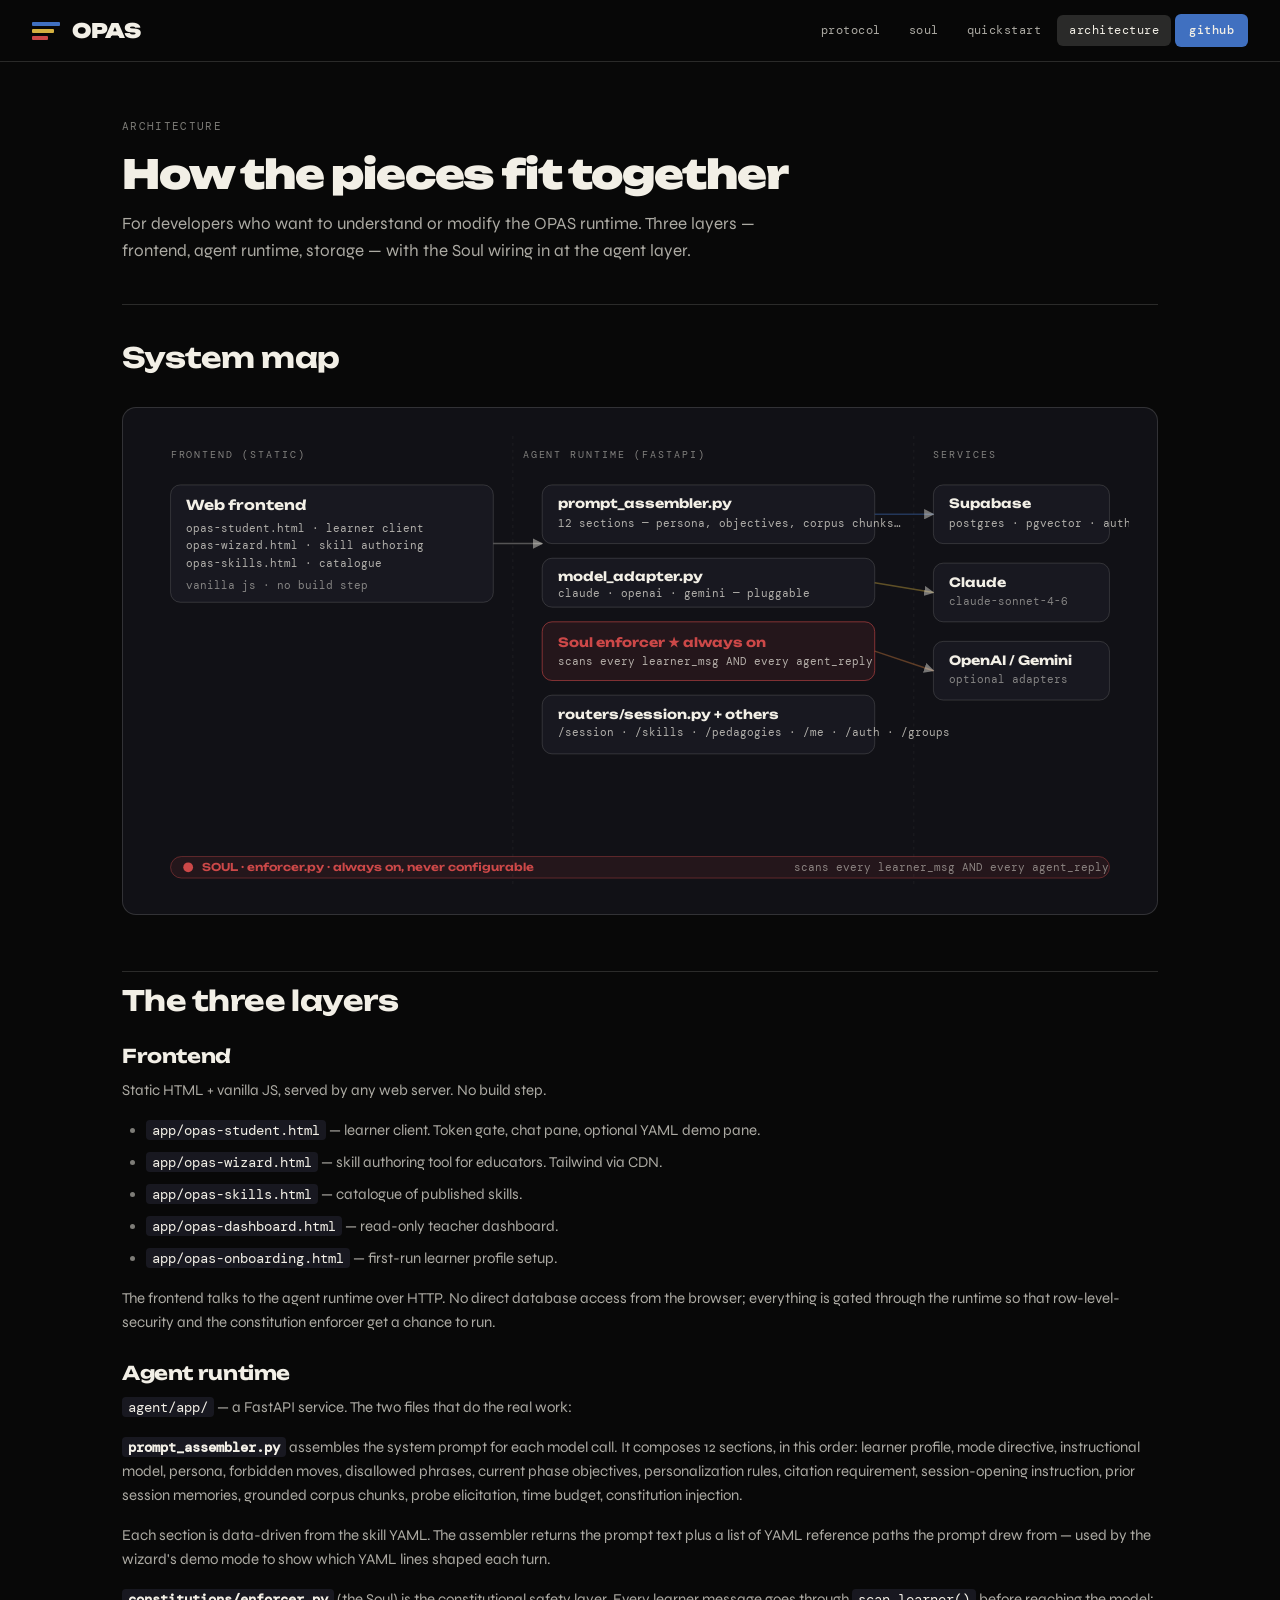
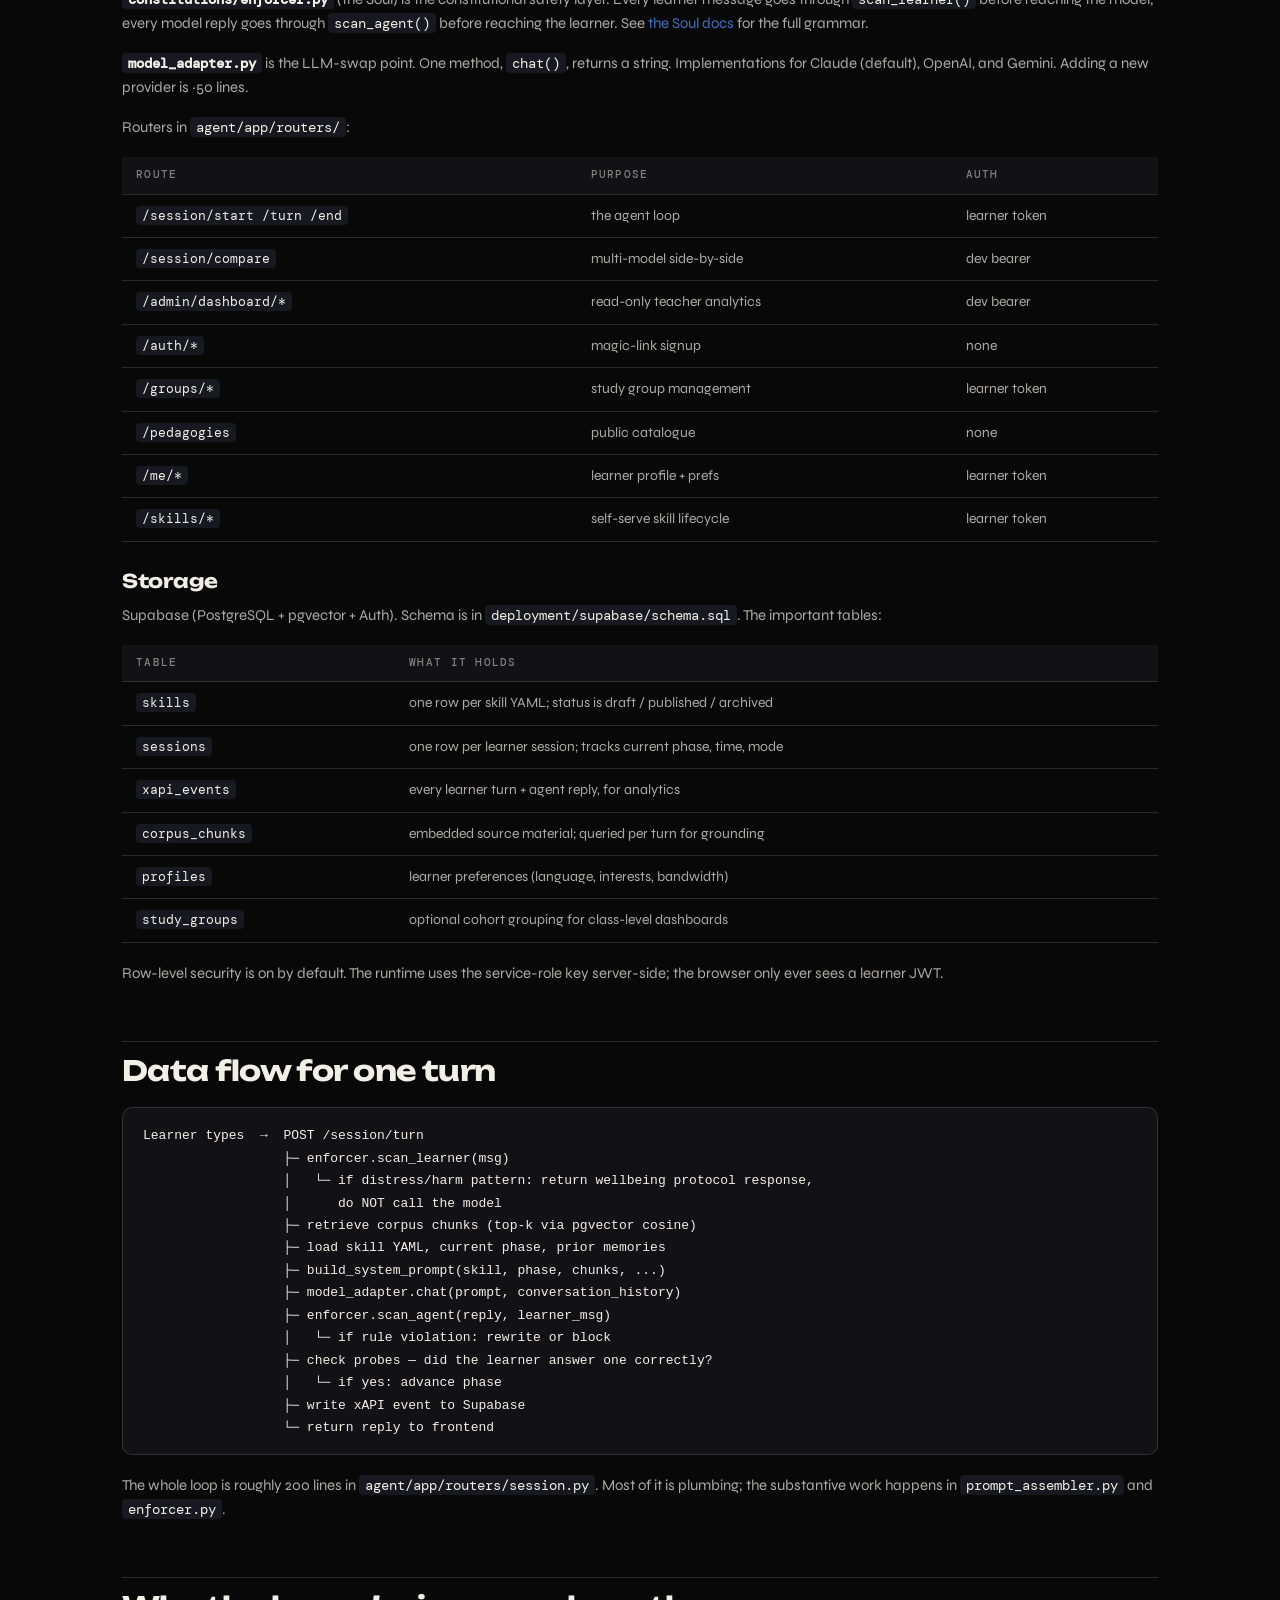
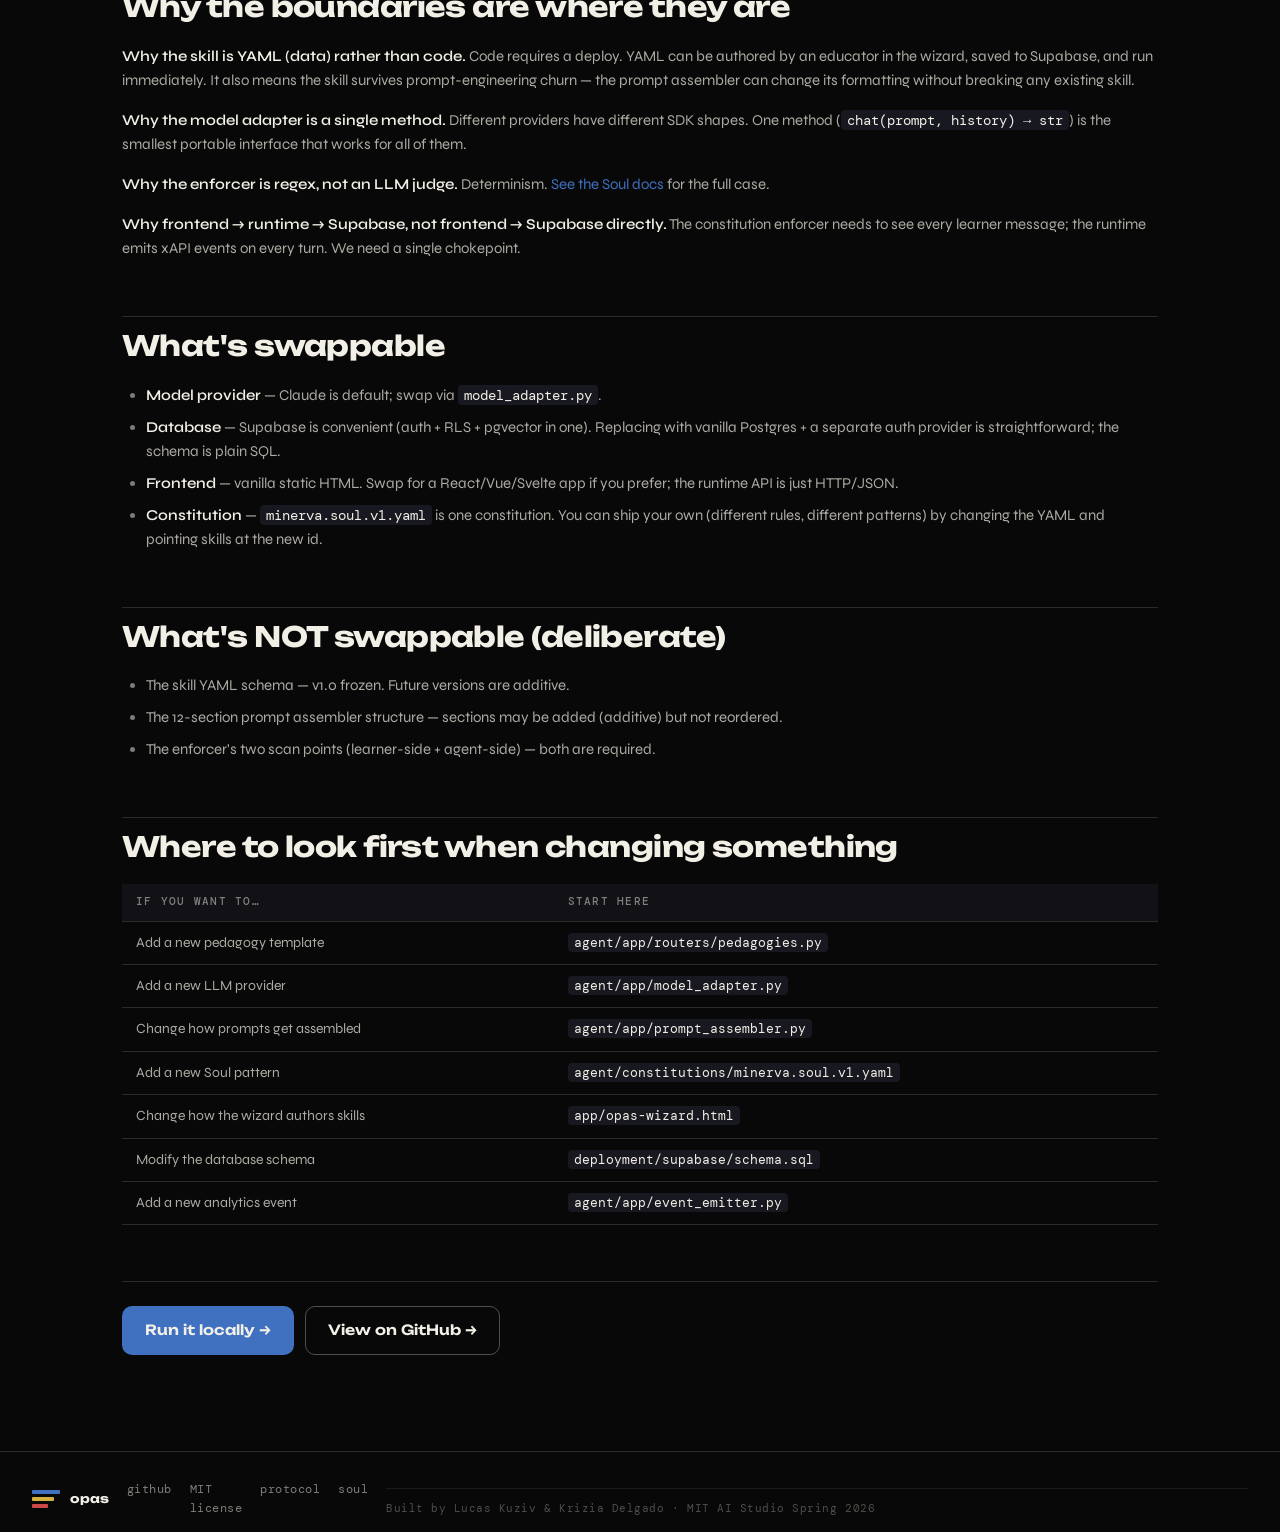
<file: docs-site/architecture.html>
<!doctype html>
<html lang="en">
<head>
<meta charset="utf-8">
<meta name="viewport" content="width=device-width,initial-scale=1">
<title>Architecture — OPAS</title>
<meta name="description" content="How OPAS fits together — frontend, agent runtime, storage, and where the Soul wires in.">
<link rel="stylesheet" href="styles.css">
</head>
<body>

<header class="topbar">
  <a href="index.html" class="brand">
    <span class="opas-mark"><span class="stripe stripe-1"></span><span class="stripe stripe-2"></span><span class="stripe stripe-3"></span></span>
    <span class="opas-word">OPAS</span>
  </a>
  <nav>
    <a href="opas.html">protocol</a>
    <a href="soul.html">soul</a>
    <a href="quickstart.html">quickstart</a>
    <a href="architecture.html" class="active no-mobile">architecture</a>
    <a href="https://github.com/kriziadelgado88/OPAS" class="cta">github</a>
  </nav>
</header>

<main class="wide">

  <div class="page-head">
    <div class="breadcrumb">Architecture</div>
    <h1>How the pieces fit together</h1>
    <p class="lede">For developers who want to understand or modify the OPAS runtime. Three layers — frontend, agent runtime, storage — with the Soul wiring in at the agent layer.</p>
  </div>

  <h2>System map</h2>
  <div class="sysmap">
    <svg viewBox="0 0 1000 460" role="img" aria-label="OPAS system architecture: frontend, agent runtime with Soul enforcer, services">
      <text x="20"  y="22" font-family="DM Mono, monospace" font-size="10" fill="rgba(242,239,230,.5)" letter-spacing="2">FRONTEND (STATIC)</text>
      <text x="380" y="22" font-family="DM Mono, monospace" font-size="10" fill="rgba(242,239,230,.5)" letter-spacing="2">AGENT RUNTIME (FASTAPI)</text>
      <text x="800" y="22" font-family="DM Mono, monospace" font-size="10" fill="rgba(242,239,230,.5)" letter-spacing="2">SERVICES</text>

      <line x1="370" y1="0"   x2="370" y2="460" stroke="rgba(242,239,230,.06)" stroke-dasharray="3 4"/>
      <line x1="780" y1="0"   x2="780" y2="460" stroke="rgba(242,239,230,.06)" stroke-dasharray="3 4"/>

      <!-- Frontend -->
      <rect x="20" y="50" width="330" height="120" rx="10" fill="#181820" stroke="rgba(242,239,230,.15)"/>
      <text x="36" y="76" font-family="Unbounded, sans-serif" font-size="14" font-weight="700" fill="#F2EFE6">Web frontend</text>
      <text x="36" y="98" font-family="DM Mono, monospace" font-size="11" fill="rgba(242,239,230,.7)">opas-student.html · learner client</text>
      <text x="36" y="116" font-family="DM Mono, monospace" font-size="11" fill="rgba(242,239,230,.7)">opas-wizard.html · skill authoring</text>
      <text x="36" y="134" font-family="DM Mono, monospace" font-size="11" fill="rgba(242,239,230,.7)">opas-skills.html · catalogue</text>
      <text x="36" y="156" font-family="DM Mono, monospace" font-size="11" fill="rgba(242,239,230,.5)">vanilla js · no build step</text>

      <!-- Agent runtime files -->
      <rect x="400" y="50" width="340" height="60" rx="10" fill="#181820" stroke="rgba(242,239,230,.15)"/>
      <text x="416" y="74" font-family="Unbounded, sans-serif" font-size="13" font-weight="700" fill="#F2EFE6">prompt_assembler.py</text>
      <text x="416" y="93" font-family="DM Mono, monospace" font-size="11" fill="rgba(242,239,230,.7)">12 sections — persona, objectives, corpus chunks…</text>

      <rect x="400" y="125" width="340" height="50" rx="10" fill="#181820" stroke="rgba(242,239,230,.15)"/>
      <text x="416" y="148" font-family="Unbounded, sans-serif" font-size="13" font-weight="700" fill="#F2EFE6">model_adapter.py</text>
      <text x="416" y="165" font-family="DM Mono, monospace" font-size="11" fill="rgba(242,239,230,.7)">claude · openai · gemini — pluggable</text>

      <rect x="400" y="190" width="340" height="60" rx="10" fill="rgba(204,72,72,.10)" stroke="rgba(204,72,72,.6)"/>
      <text x="416" y="216" font-family="Unbounded, sans-serif" font-size="13" font-weight="700" fill="#CC4848">Soul enforcer ★ always on</text>
      <text x="416" y="234" font-family="DM Mono, monospace" font-size="11" fill="rgba(242,239,230,.7)">scans every learner_msg AND every agent_reply</text>

      <rect x="400" y="265" width="340" height="60" rx="10" fill="#181820" stroke="rgba(242,239,230,.15)"/>
      <text x="416" y="289" font-family="Unbounded, sans-serif" font-size="13" font-weight="700" fill="#F2EFE6">routers/session.py + others</text>
      <text x="416" y="307" font-family="DM Mono, monospace" font-size="11" fill="rgba(242,239,230,.7)">/session · /skills · /pedagogies · /me · /auth · /groups</text>

      <!-- Services -->
      <rect x="800" y="50" width="180" height="60" rx="10" fill="#181820" stroke="rgba(242,239,230,.15)"/>
      <text x="816" y="74" font-family="Unbounded, sans-serif" font-size="13" font-weight="700" fill="#F2EFE6">Supabase</text>
      <text x="816" y="93" font-family="DM Mono, monospace" font-size="11" fill="rgba(242,239,230,.7)">postgres · pgvector · auth</text>

      <rect x="800" y="130" width="180" height="60" rx="10" fill="#181820" stroke="rgba(242,239,230,.15)"/>
      <text x="816" y="154" font-family="Unbounded, sans-serif" font-size="13" font-weight="700" fill="#F2EFE6">Claude</text>
      <text x="816" y="173" font-family="DM Mono, monospace" font-size="11" fill="rgba(242,239,230,.5)">claude-sonnet-4-6</text>

      <rect x="800" y="210" width="180" height="60" rx="10" fill="#181820" stroke="rgba(242,239,230,.15)"/>
      <text x="816" y="234" font-family="Unbounded, sans-serif" font-size="13" font-weight="700" fill="#F2EFE6">OpenAI / Gemini</text>
      <text x="816" y="253" font-family="DM Mono, monospace" font-size="11" fill="rgba(242,239,230,.5)">optional adapters</text>

      <!-- Arrows -->
      <defs>
        <marker id="a2" viewBox="0 0 10 10" refX="9" refY="5" markerWidth="7" markerHeight="7" orient="auto">
          <path d="M 0 0 L 10 5 L 0 10 z" fill="rgba(242,239,230,.45)"/>
        </marker>
      </defs>
      <path d="M 350 110 L 400 110" stroke="rgba(242,239,230,.30)" stroke-width="1.5" fill="none" marker-end="url(#a2)"/>
      <path d="M 740 80  L 800 80"  stroke="rgba(64,112,192,.40)"  stroke-width="1.5" fill="none" marker-end="url(#a2)"/>
      <path d="M 740 150 L 800 160" stroke="rgba(212,176,64,.40)"  stroke-width="1.5" fill="none" marker-end="url(#a2)"/>
      <path d="M 740 220 L 800 240" stroke="rgba(212,128,64,.40)"  stroke-width="1.5" fill="none" marker-end="url(#a2)"/>

      <!-- Soul ribbon -->
      <rect x="20" y="430" width="960" height="22" rx="11" fill="rgba(204,72,72,.10)" stroke="rgba(204,72,72,.40)"/>
      <circle cx="38" cy="441" r="5" fill="#CC4848"/>
      <text x="52" y="445" font-family="Unbounded, sans-serif" font-size="11" font-weight="600" fill="#CC4848">SOUL · enforcer.py · always on, never configurable</text>
      <text x="980" y="445" text-anchor="end" font-family="DM Mono, monospace" font-size="11" fill="rgba(242,239,230,.5)">scans every learner_msg AND every agent_reply</text>
    </svg>
  </div>

  <h2>The three layers</h2>

  <h3>Frontend</h3>
  <p>Static HTML + vanilla JS, served by any web server. No build step.</p>
  <ul>
    <li><code>app/opas-student.html</code> — learner client. Token gate, chat pane, optional YAML demo pane.</li>
    <li><code>app/opas-wizard.html</code> — skill authoring tool for educators. Tailwind via CDN.</li>
    <li><code>app/opas-skills.html</code> — catalogue of published skills.</li>
    <li><code>app/opas-dashboard.html</code> — read-only teacher dashboard.</li>
    <li><code>app/opas-onboarding.html</code> — first-run learner profile setup.</li>
  </ul>
  <p>The frontend talks to the agent runtime over HTTP. No direct database access from the browser; everything is gated through the runtime so that row-level-security and the constitution enforcer get a chance to run.</p>

  <h3>Agent runtime</h3>
  <p><code>agent/app/</code> — a FastAPI service. The two files that do the real work:</p>

  <p><strong><code>prompt_assembler.py</code></strong> assembles the system prompt for each model call. It composes 12 sections, in this order: learner profile, mode directive, instructional model, persona, forbidden moves, disallowed phrases, current phase objectives, personalization rules, citation requirement, session-opening instruction, prior session memories, grounded corpus chunks, probe elicitation, time budget, constitution injection.</p>

  <p>Each section is data-driven from the skill YAML. The assembler returns the prompt text plus a list of YAML reference paths the prompt drew from — used by the wizard's demo mode to show which YAML lines shaped each turn.</p>

  <p><strong><code>constitutions/enforcer.py</code></strong> (the Soul) is the constitutional safety layer. Every learner message goes through <code>scan_learner()</code> before reaching the model; every model reply goes through <code>scan_agent()</code> before reaching the learner. See <a href="soul.html">the Soul docs</a> for the full grammar.</p>

  <p><strong><code>model_adapter.py</code></strong> is the LLM-swap point. One method, <code>chat()</code>, returns a string. Implementations for Claude (default), OpenAI, and Gemini. Adding a new provider is ~50 lines.</p>

  <p>Routers in <code>agent/app/routers/</code>:</p>
  <table>
    <thead><tr><th>route</th><th>purpose</th><th>auth</th></tr></thead>
    <tbody>
      <tr><td><code>/session/start /turn /end</code></td><td>the agent loop</td><td>learner token</td></tr>
      <tr><td><code>/session/compare</code></td><td>multi-model side-by-side</td><td>dev bearer</td></tr>
      <tr><td><code>/admin/dashboard/*</code></td><td>read-only teacher analytics</td><td>dev bearer</td></tr>
      <tr><td><code>/auth/*</code></td><td>magic-link signup</td><td>none</td></tr>
      <tr><td><code>/groups/*</code></td><td>study group management</td><td>learner token</td></tr>
      <tr><td><code>/pedagogies</code></td><td>public catalogue</td><td>none</td></tr>
      <tr><td><code>/me/*</code></td><td>learner profile + prefs</td><td>learner token</td></tr>
      <tr><td><code>/skills/*</code></td><td>self-serve skill lifecycle</td><td>learner token</td></tr>
    </tbody>
  </table>

  <h3>Storage</h3>
  <p>Supabase (PostgreSQL + pgvector + Auth). Schema is in <code>deployment/supabase/schema.sql</code>. The important tables:</p>
  <table>
    <thead><tr><th>table</th><th>what it holds</th></tr></thead>
    <tbody>
      <tr><td><code>skills</code></td><td>one row per skill YAML; status is draft / published / archived</td></tr>
      <tr><td><code>sessions</code></td><td>one row per learner session; tracks current phase, time, mode</td></tr>
      <tr><td><code>xapi_events</code></td><td>every learner turn + agent reply, for analytics</td></tr>
      <tr><td><code>corpus_chunks</code></td><td>embedded source material; queried per turn for grounding</td></tr>
      <tr><td><code>profiles</code></td><td>learner preferences (language, interests, bandwidth)</td></tr>
      <tr><td><code>study_groups</code></td><td>optional cohort grouping for class-level dashboards</td></tr>
    </tbody>
  </table>
  <p>Row-level security is on by default. The runtime uses the service-role key server-side; the browser only ever sees a learner JWT.</p>

  <h2>Data flow for one turn</h2>
<pre><code>Learner types  →  POST /session/turn
                  ├─ enforcer.scan_learner(msg)
                  │   └─ if distress/harm pattern: return wellbeing protocol response,
                  │      do NOT call the model
                  ├─ retrieve corpus chunks (top-k via pgvector cosine)
                  ├─ load skill YAML, current phase, prior memories
                  ├─ build_system_prompt(skill, phase, chunks, ...)
                  ├─ model_adapter.chat(prompt, conversation_history)
                  ├─ enforcer.scan_agent(reply, learner_msg)
                  │   └─ if rule violation: rewrite or block
                  ├─ check probes — did the learner answer one correctly?
                  │   └─ if yes: advance phase
                  ├─ write xAPI event to Supabase
                  └─ return reply to frontend</code></pre>
  <p>The whole loop is roughly 200 lines in <code>agent/app/routers/session.py</code>. Most of it is plumbing; the substantive work happens in <code>prompt_assembler.py</code> and <code>enforcer.py</code>.</p>

  <h2>Why the boundaries are where they are</h2>
  <p><strong>Why the skill is YAML (data) rather than code.</strong> Code requires a deploy. YAML can be authored by an educator in the wizard, saved to Supabase, and run immediately. It also means the skill survives prompt-engineering churn — the prompt assembler can change its formatting without breaking any existing skill.</p>
  <p><strong>Why the model adapter is a single method.</strong> Different providers have different SDK shapes. One method (<code>chat(prompt, history) → str</code>) is the smallest portable interface that works for all of them.</p>
  <p><strong>Why the enforcer is regex, not an LLM judge.</strong> Determinism. <a href="soul.html">See the Soul docs</a> for the full case.</p>
  <p><strong>Why frontend → runtime → Supabase, not frontend → Supabase directly.</strong> The constitution enforcer needs to see every learner message; the runtime emits xAPI events on every turn. We need a single chokepoint.</p>

  <h2>What's swappable</h2>
  <ul>
    <li><strong>Model provider</strong> — Claude is default; swap via <code>model_adapter.py</code>.</li>
    <li><strong>Database</strong> — Supabase is convenient (auth + RLS + pgvector in one). Replacing with vanilla Postgres + a separate auth provider is straightforward; the schema is plain SQL.</li>
    <li><strong>Frontend</strong> — vanilla static HTML. Swap for a React/Vue/Svelte app if you prefer; the runtime API is just HTTP/JSON.</li>
    <li><strong>Constitution</strong> — <code>minerva.soul.v1.yaml</code> is one constitution. You can ship your own (different rules, different patterns) by changing the YAML and pointing skills at the new id.</li>
  </ul>

  <h2>What's NOT swappable (deliberate)</h2>
  <ul>
    <li>The skill YAML schema — v1.0 frozen. Future versions are additive.</li>
    <li>The 12-section prompt assembler structure — sections may be added (additive) but not reordered.</li>
    <li>The enforcer's two scan points (learner-side + agent-side) — both are required.</li>
  </ul>

  <h2>Where to look first when changing something</h2>
  <table>
    <thead><tr><th>if you want to…</th><th>start here</th></tr></thead>
    <tbody>
      <tr><td>Add a new pedagogy template</td><td><code>agent/app/routers/pedagogies.py</code></td></tr>
      <tr><td>Add a new LLM provider</td><td><code>agent/app/model_adapter.py</code></td></tr>
      <tr><td>Change how prompts get assembled</td><td><code>agent/app/prompt_assembler.py</code></td></tr>
      <tr><td>Add a new Soul pattern</td><td><code>agent/constitutions/minerva.soul.v1.yaml</code></td></tr>
      <tr><td>Change how the wizard authors skills</td><td><code>app/opas-wizard.html</code></td></tr>
      <tr><td>Modify the database schema</td><td><code>deployment/supabase/schema.sql</code></td></tr>
      <tr><td>Add a new analytics event</td><td><code>agent/app/event_emitter.py</code></td></tr>
    </tbody>
  </table>

  <p style="margin-top: 56px; padding-top: 24px; border-top: 1px solid var(--ink-15);">
    <a class="btn btn-primary" href="quickstart.html">Run it locally →</a>
    <a class="btn btn-secondary" href="https://github.com/kriziadelgado88/OPAS" style="margin-left: 8px;">View on GitHub →</a>
  </p>

</main>

<footer>
  <span class="left">
    <span class="opas-mark"><span class="stripe stripe-1"></span><span class="stripe stripe-2"></span><span class="stripe stripe-3"></span></span>
    <span class="opas-word">OPAS</span>
  </span>
  <nav>
    <a href="https://github.com/kriziadelgado88/OPAS">github</a>
    <a href="https://github.com/kriziadelgado88/OPAS/blob/main/LICENSE">MIT license</a>
    <a href="opas.html">protocol</a>
    <a href="soul.html">soul</a>
  </nav>
  <div class="credits">Built by Lucas Kuziv &amp; Krizia Delgado · MIT AI Studio Spring 2026</div>
</footer>

</body>
</html>
</file>
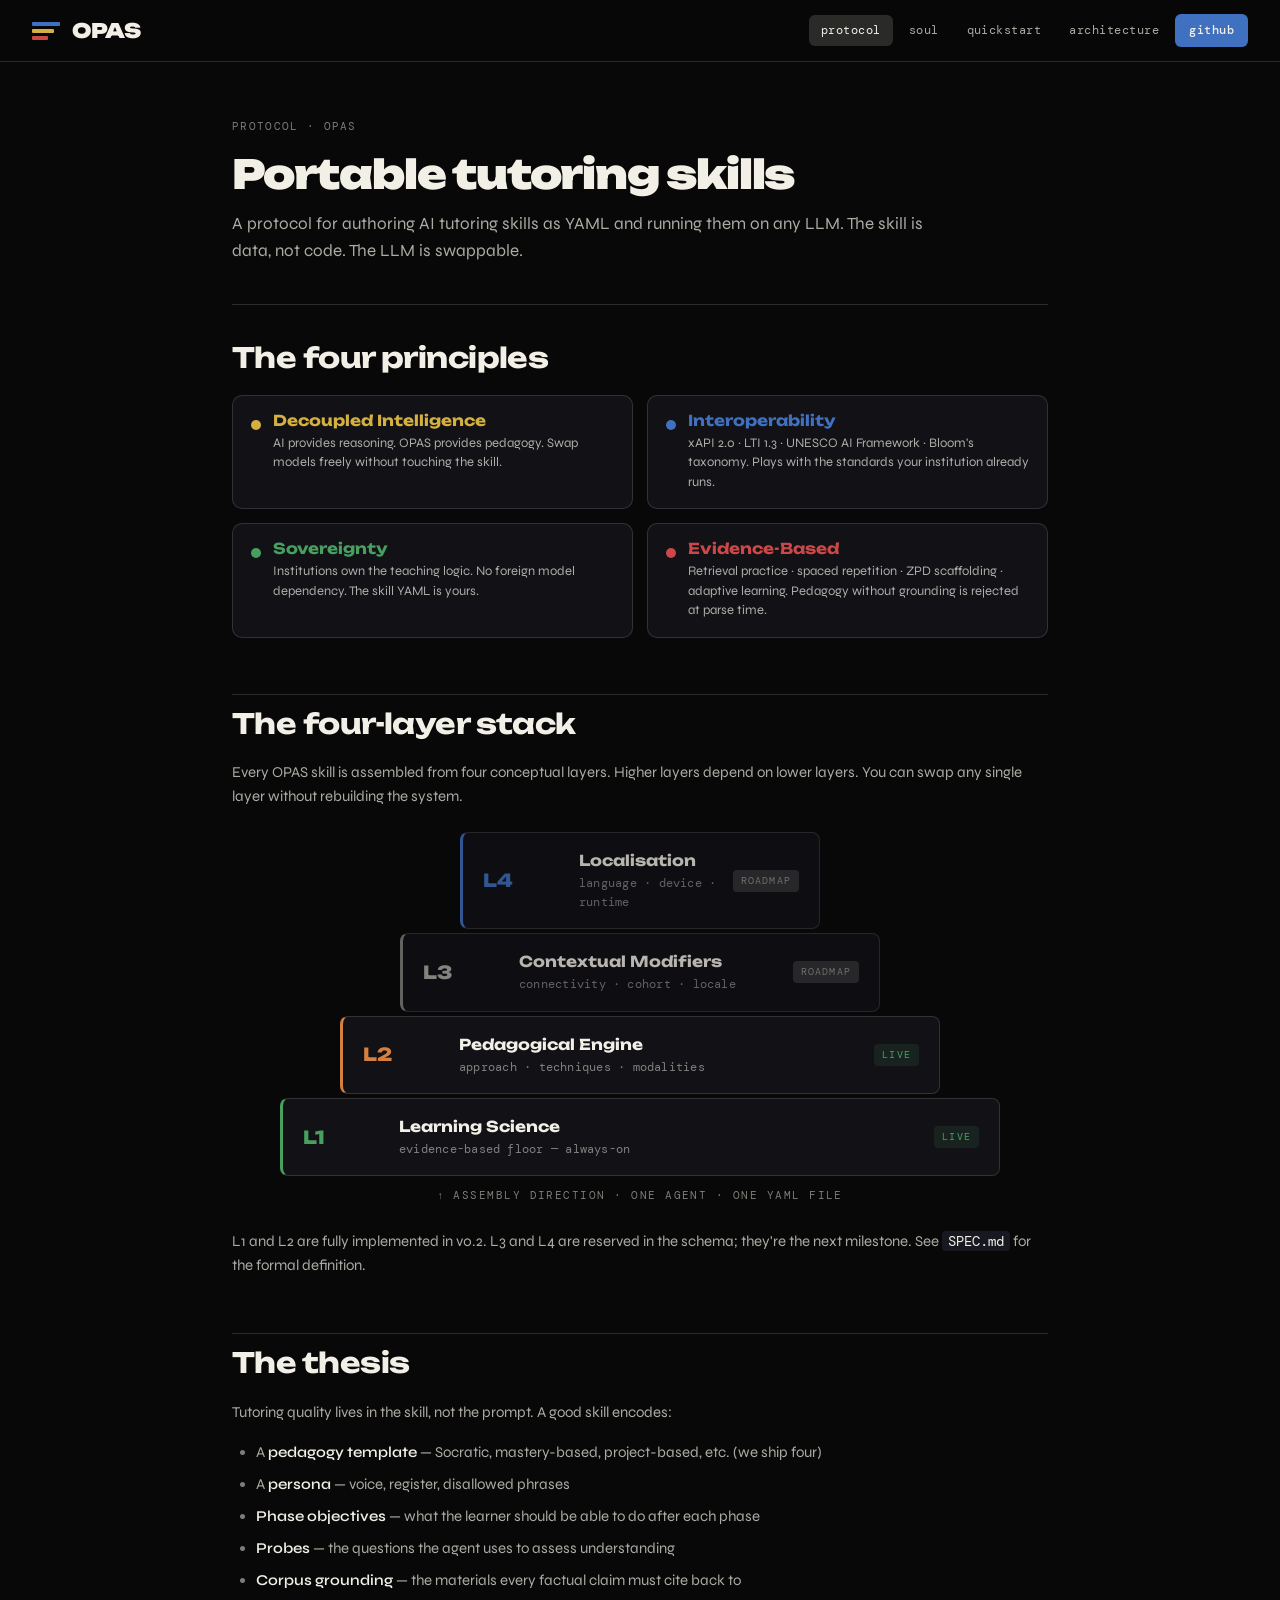
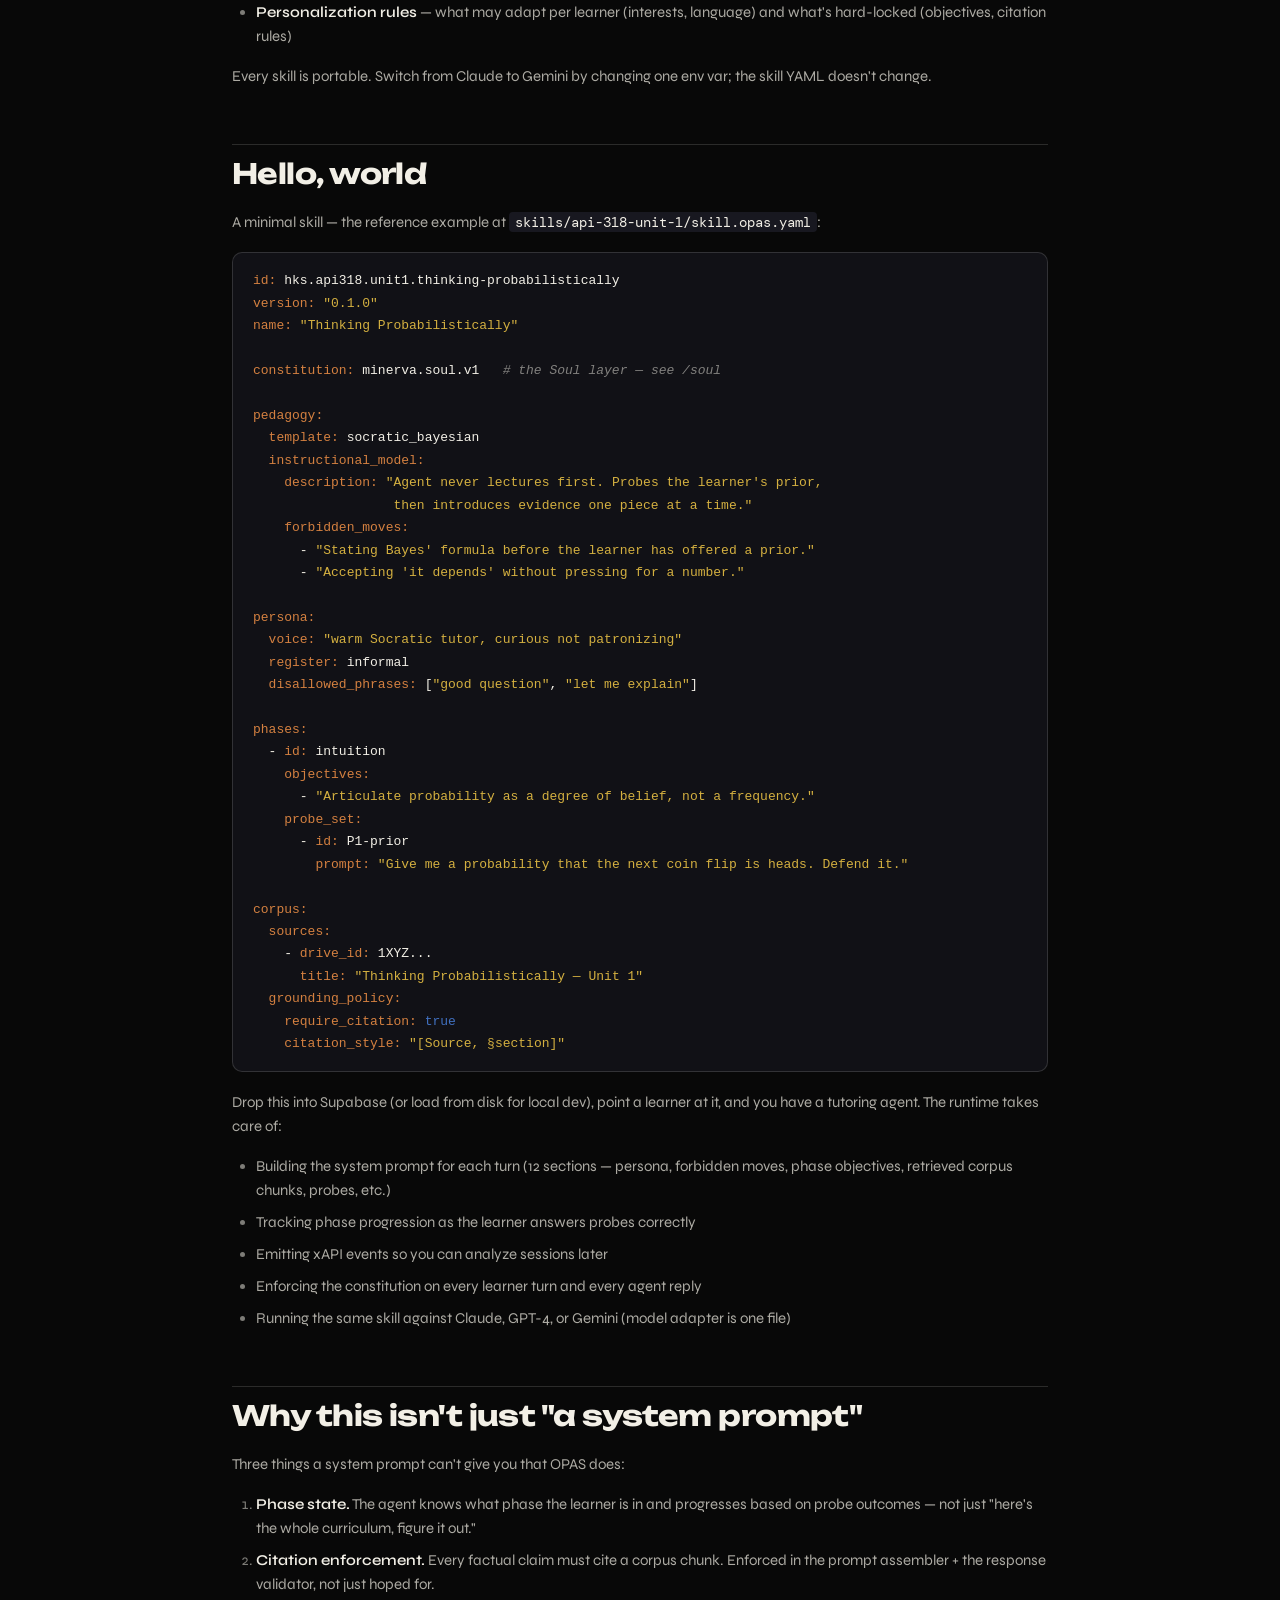
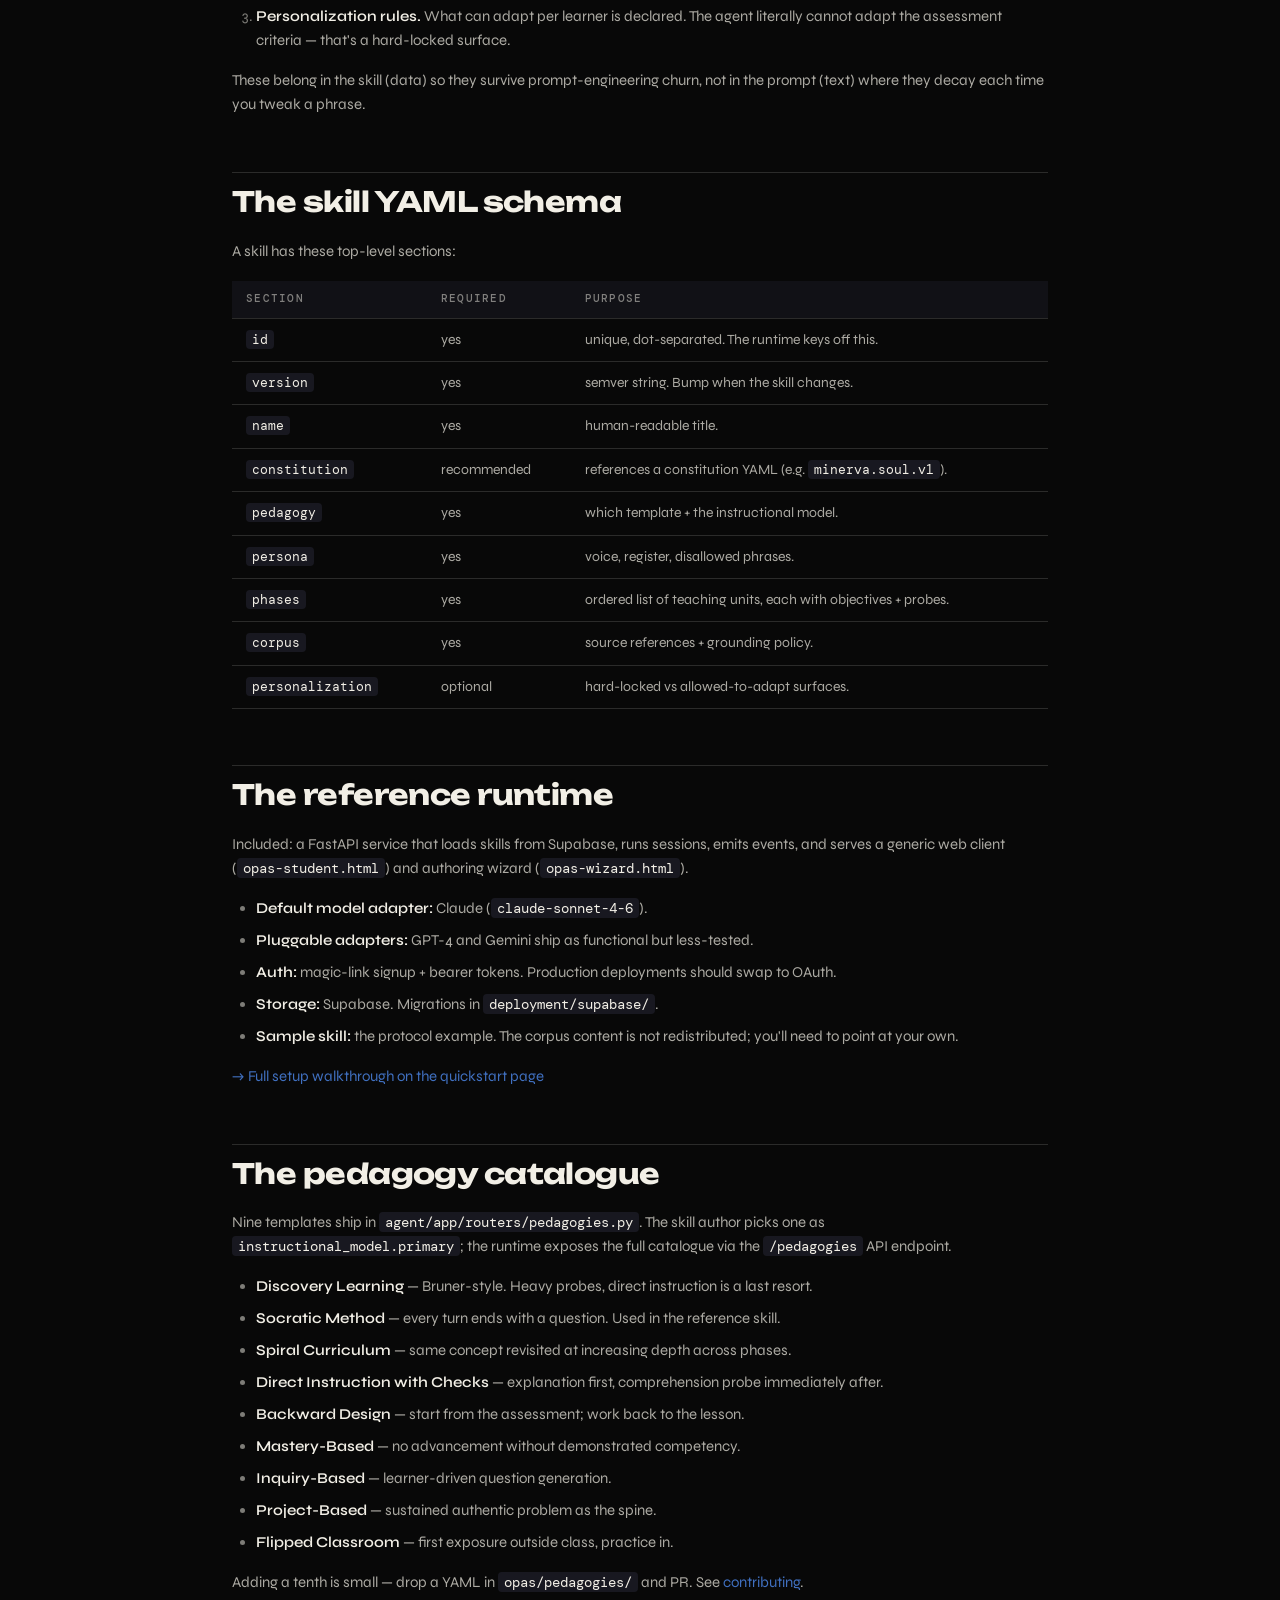
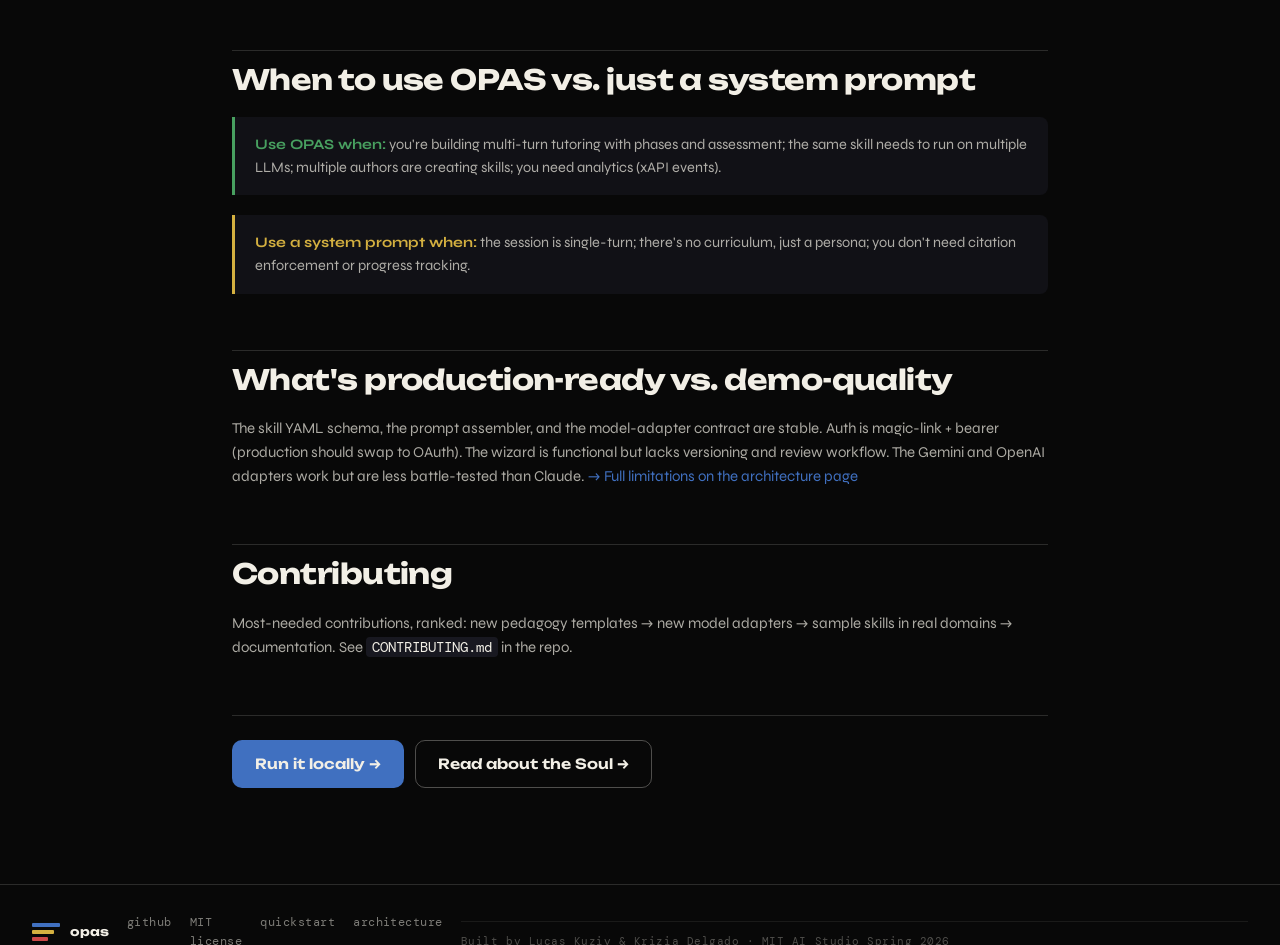
<file: docs-site/opas.html>
<!doctype html>
<html lang="en">
<head>
<meta charset="utf-8">
<meta name="viewport" content="width=device-width,initial-scale=1">
<title>OPAS — Portable Tutoring Skills</title>
<meta name="description" content="OPAS is a protocol for authoring AI tutoring skills as YAML and running them on any LLM.">
<link rel="stylesheet" href="styles.css">
</head>
<body>

<header class="topbar">
  <a href="index.html" class="brand">
    <span class="opas-mark"><span class="stripe stripe-1"></span><span class="stripe stripe-2"></span><span class="stripe stripe-3"></span></span>
    <span class="opas-word">OPAS</span>
  </a>
  <nav>
    <a href="opas.html" class="active">protocol</a>
    <a href="soul.html">soul</a>
    <a href="quickstart.html">quickstart</a>
    <a href="architecture.html" class="no-mobile">architecture</a>
    <a href="https://github.com/kriziadelgado88/OPAS" class="cta">github</a>
  </nav>
</header>

<main>

  <div class="page-head">
    <div class="breadcrumb">Protocol · OPAS</div>
    <h1>Portable tutoring skills</h1>
    <p class="lede">A protocol for authoring AI tutoring skills as YAML and running them on any LLM. The skill is data, not code. The LLM is swappable.</p>
  </div>

  <h2>The four principles</h2>
  <div class="principles-row">
    <div class="principle p-gold">
      <span class="p-dot"></span>
      <div>
        <h4>Decoupled Intelligence</h4>
        <p>AI provides reasoning. OPAS provides pedagogy. Swap models freely without touching the skill.</p>
      </div>
    </div>
    <div class="principle p-blue">
      <span class="p-dot"></span>
      <div>
        <h4>Interoperability</h4>
        <p>xAPI 2.0 · LTI 1.3 · UNESCO AI Framework · Bloom's taxonomy. Plays with the standards your institution already runs.</p>
      </div>
    </div>
    <div class="principle p-green">
      <span class="p-dot"></span>
      <div>
        <h4>Sovereignty</h4>
        <p>Institutions own the teaching logic. No foreign model dependency. The skill YAML is yours.</p>
      </div>
    </div>
    <div class="principle p-red">
      <span class="p-dot"></span>
      <div>
        <h4>Evidence-Based</h4>
        <p>Retrieval practice · spaced repetition · ZPD scaffolding · adaptive learning. Pedagogy without grounding is rejected at parse time.</p>
      </div>
    </div>
  </div>

  <h2>The four-layer stack</h2>
  <p>Every OPAS skill is assembled from four conceptual layers. Higher layers depend on lower layers. You can swap any single layer without rebuilding the system.</p>
  <div class="layer-stack">
    <div class="layer layer-l4">
      <div class="l-tag">L4</div>
      <div>
        <div class="l-name">Localisation</div>
        <div class="l-fields">language · device · runtime</div>
      </div>
      <span class="l-status roadmap">Roadmap</span>
    </div>
    <div class="layer layer-l3">
      <div class="l-tag">L3</div>
      <div>
        <div class="l-name">Contextual Modifiers</div>
        <div class="l-fields">connectivity · cohort · locale</div>
      </div>
      <span class="l-status roadmap">Roadmap</span>
    </div>
    <div class="layer layer-l2">
      <div class="l-tag">L2</div>
      <div>
        <div class="l-name">Pedagogical Engine</div>
        <div class="l-fields">approach · techniques · modalities</div>
      </div>
      <span class="l-status live">Live</span>
    </div>
    <div class="layer layer-l1">
      <div class="l-tag">L1</div>
      <div>
        <div class="l-name">Learning Science</div>
        <div class="l-fields">evidence-based floor — always-on</div>
      </div>
      <span class="l-status live">Live</span>
    </div>
    <div class="layer-stack-cap">↑ ASSEMBLY DIRECTION · ONE AGENT · ONE YAML FILE</div>
  </div>
  <p>L1 and L2 are fully implemented in v0.2. L3 and L4 are reserved in the schema; they're the next milestone. See <a href="https://github.com/kriziadelgado88/OPAS/blob/main/SPEC.md"><code>SPEC.md</code></a> for the formal definition.</p>

  <h2>The thesis</h2>
  <p>Tutoring quality lives in the skill, not the prompt. A good skill encodes:</p>
  <ul>
    <li>A <strong>pedagogy template</strong> — Socratic, mastery-based, project-based, etc. (we ship four)</li>
    <li>A <strong>persona</strong> — voice, register, disallowed phrases</li>
    <li><strong>Phase objectives</strong> — what the learner should be able to do after each phase</li>
    <li><strong>Probes</strong> — the questions the agent uses to assess understanding</li>
    <li><strong>Corpus grounding</strong> — the materials every factual claim must cite back to</li>
    <li><strong>Personalization rules</strong> — what may adapt per learner (interests, language) and what's hard-locked (objectives, citation rules)</li>
  </ul>
  <p>Every skill is portable. Switch from Claude to Gemini by changing one env var; the skill YAML doesn't change.</p>

  <h2>Hello, world</h2>
  <p>A minimal skill — the reference example at <code>skills/api-318-unit-1/skill.opas.yaml</code>:</p>
<pre><code><span class="key">id:</span> hks.api318.unit1.thinking-probabilistically
<span class="key">version:</span> <span class="str">"0.1.0"</span>
<span class="key">name:</span> <span class="str">"Thinking Probabilistically"</span>

<span class="key">constitution:</span> minerva.soul.v1   <span class="com"># the Soul layer — see /soul</span>

<span class="key">pedagogy:</span>
  <span class="key">template:</span> socratic_bayesian
  <span class="key">instructional_model:</span>
    <span class="key">description:</span> <span class="str">"Agent never lectures first. Probes the learner's prior,</span>
<span class="str">                  then introduces evidence one piece at a time."</span>
    <span class="key">forbidden_moves:</span>
      - <span class="str">"Stating Bayes' formula before the learner has offered a prior."</span>
      - <span class="str">"Accepting 'it depends' without pressing for a number."</span>

<span class="key">persona:</span>
  <span class="key">voice:</span> <span class="str">"warm Socratic tutor, curious not patronizing"</span>
  <span class="key">register:</span> informal
  <span class="key">disallowed_phrases:</span> [<span class="str">"good question"</span>, <span class="str">"let me explain"</span>]

<span class="key">phases:</span>
  - <span class="key">id:</span> intuition
    <span class="key">objectives:</span>
      - <span class="str">"Articulate probability as a degree of belief, not a frequency."</span>
    <span class="key">probe_set:</span>
      - <span class="key">id:</span> P1-prior
        <span class="key">prompt:</span> <span class="str">"Give me a probability that the next coin flip is heads. Defend it."</span>

<span class="key">corpus:</span>
  <span class="key">sources:</span>
    - <span class="key">drive_id:</span> 1XYZ...
      <span class="key">title:</span> <span class="str">"Thinking Probabilistically — Unit 1"</span>
  <span class="key">grounding_policy:</span>
    <span class="key">require_citation:</span> <span class="kw">true</span>
    <span class="key">citation_style:</span> <span class="str">"[Source, §section]"</span></code></pre>

  <p>Drop this into Supabase (or load from disk for local dev), point a learner at it, and you have a tutoring agent. The runtime takes care of:</p>
  <ul>
    <li>Building the system prompt for each turn (12 sections — persona, forbidden moves, phase objectives, retrieved corpus chunks, probes, etc.)</li>
    <li>Tracking phase progression as the learner answers probes correctly</li>
    <li>Emitting xAPI events so you can analyze sessions later</li>
    <li>Enforcing the constitution on every learner turn and every agent reply</li>
    <li>Running the same skill against Claude, GPT-4, or Gemini (model adapter is one file)</li>
  </ul>

  <h2>Why this isn't just "a system prompt"</h2>
  <p>Three things a system prompt can't give you that OPAS does:</p>
  <ol>
    <li><strong>Phase state.</strong> The agent knows what phase the learner is in and progresses based on probe outcomes — not just "here's the whole curriculum, figure it out."</li>
    <li><strong>Citation enforcement.</strong> Every factual claim must cite a corpus chunk. Enforced in the prompt assembler + the response validator, not just hoped for.</li>
    <li><strong>Personalization rules.</strong> What can adapt per learner is declared. The agent literally cannot adapt the assessment criteria — that's a hard-locked surface.</li>
  </ol>
  <p>These belong in the skill (data) so they survive prompt-engineering churn, not in the prompt (text) where they decay each time you tweak a phrase.</p>

  <h2>The skill YAML schema</h2>
  <p>A skill has these top-level sections:</p>
  <table>
    <thead>
      <tr><th>section</th><th>required</th><th>purpose</th></tr>
    </thead>
    <tbody>
      <tr><td><code>id</code></td><td>yes</td><td>unique, dot-separated. The runtime keys off this.</td></tr>
      <tr><td><code>version</code></td><td>yes</td><td>semver string. Bump when the skill changes.</td></tr>
      <tr><td><code>name</code></td><td>yes</td><td>human-readable title.</td></tr>
      <tr><td><code>constitution</code></td><td>recommended</td><td>references a constitution YAML (e.g. <code>minerva.soul.v1</code>).</td></tr>
      <tr><td><code>pedagogy</code></td><td>yes</td><td>which template + the instructional model.</td></tr>
      <tr><td><code>persona</code></td><td>yes</td><td>voice, register, disallowed phrases.</td></tr>
      <tr><td><code>phases</code></td><td>yes</td><td>ordered list of teaching units, each with objectives + probes.</td></tr>
      <tr><td><code>corpus</code></td><td>yes</td><td>source references + grounding policy.</td></tr>
      <tr><td><code>personalization</code></td><td>optional</td><td>hard-locked vs allowed-to-adapt surfaces.</td></tr>
    </tbody>
  </table>

  <h2>The reference runtime</h2>
  <p>Included: a FastAPI service that loads skills from Supabase, runs sessions, emits events, and serves a generic web client (<code>opas-student.html</code>) and authoring wizard (<code>opas-wizard.html</code>).</p>
  <ul>
    <li><strong>Default model adapter:</strong> Claude (<code>claude-sonnet-4-6</code>).</li>
    <li><strong>Pluggable adapters:</strong> GPT-4 and Gemini ship as functional but less-tested.</li>
    <li><strong>Auth:</strong> magic-link signup + bearer tokens. Production deployments should swap to OAuth.</li>
    <li><strong>Storage:</strong> Supabase. Migrations in <code>deployment/supabase/</code>.</li>
    <li><strong>Sample skill:</strong> the protocol example. The corpus content is not redistributed; you'll need to point at your own.</li>
  </ul>

  <p><a href="quickstart.html">→ Full setup walkthrough on the quickstart page</a></p>

  <h2>The pedagogy catalogue</h2>
  <p>Nine templates ship in <code>agent/app/routers/pedagogies.py</code>. The skill author picks one as <code>instructional_model.primary</code>; the runtime exposes the full catalogue via the <code>/pedagogies</code> API endpoint.</p>
  <ul>
    <li><strong>Discovery Learning</strong> — Bruner-style. Heavy probes, direct instruction is a last resort.</li>
    <li><strong>Socratic Method</strong> — every turn ends with a question. Used in the reference skill.</li>
    <li><strong>Spiral Curriculum</strong> — same concept revisited at increasing depth across phases.</li>
    <li><strong>Direct Instruction with Checks</strong> — explanation first, comprehension probe immediately after.</li>
    <li><strong>Backward Design</strong> — start from the assessment; work back to the lesson.</li>
    <li><strong>Mastery-Based</strong> — no advancement without demonstrated competency.</li>
    <li><strong>Inquiry-Based</strong> — learner-driven question generation.</li>
    <li><strong>Project-Based</strong> — sustained authentic problem as the spine.</li>
    <li><strong>Flipped Classroom</strong> — first exposure outside class, practice in.</li>
  </ul>
  <p>Adding a tenth is small — drop a YAML in <code>opas/pedagogies/</code> and PR. See <a href="https://github.com/kriziadelgado88/OPAS/blob/main/CONTRIBUTING.md">contributing</a>.</p>

  <h2>When to use OPAS vs. just a system prompt</h2>
  <div class="callout green">
    <strong>Use OPAS when:</strong> you're building multi-turn tutoring with phases and assessment; the same skill needs to run on multiple LLMs; multiple authors are creating skills; you need analytics (xAPI events).
  </div>
  <div class="callout">
    <strong>Use a system prompt when:</strong> the session is single-turn; there's no curriculum, just a persona; you don't need citation enforcement or progress tracking.
  </div>

  <h2>What's production-ready vs. demo-quality</h2>
  <p>The skill YAML schema, the prompt assembler, and the model-adapter contract are stable. Auth is magic-link + bearer (production should swap to OAuth). The wizard is functional but lacks versioning and review workflow. The Gemini and OpenAI adapters work but are less battle-tested than Claude. <a href="architecture.html">→ Full limitations on the architecture page</a></p>

  <h2>Contributing</h2>
  <p>Most-needed contributions, ranked: new pedagogy templates → new model adapters → sample skills in real domains → documentation. See <a href="https://github.com/kriziadelgado88/OPAS/blob/main/CONTRIBUTING.md"><code>CONTRIBUTING.md</code></a> in the repo.</p>

  <p style="margin-top: 56px; padding-top: 24px; border-top: 1px solid var(--ink-15);">
    <a class="btn btn-primary" href="quickstart.html">Run it locally →</a>
    <a class="btn btn-secondary" href="soul.html" style="margin-left: 8px;">Read about the Soul →</a>
  </p>

</main>

<footer>
  <span class="left">
    <span class="opas-mark"><span class="stripe stripe-1"></span><span class="stripe stripe-2"></span><span class="stripe stripe-3"></span></span>
    <span class="opas-word">OPAS</span>
  </span>
  <nav>
    <a href="https://github.com/kriziadelgado88/OPAS">github</a>
    <a href="https://github.com/kriziadelgado88/OPAS/blob/main/LICENSE">MIT license</a>
    <a href="quickstart.html">quickstart</a>
    <a href="architecture.html">architecture</a>
  </nav>
  <div class="credits">Built by Lucas Kuziv &amp; Krizia Delgado · MIT AI Studio Spring 2026</div>
</footer>

</body>
</html>
</file>
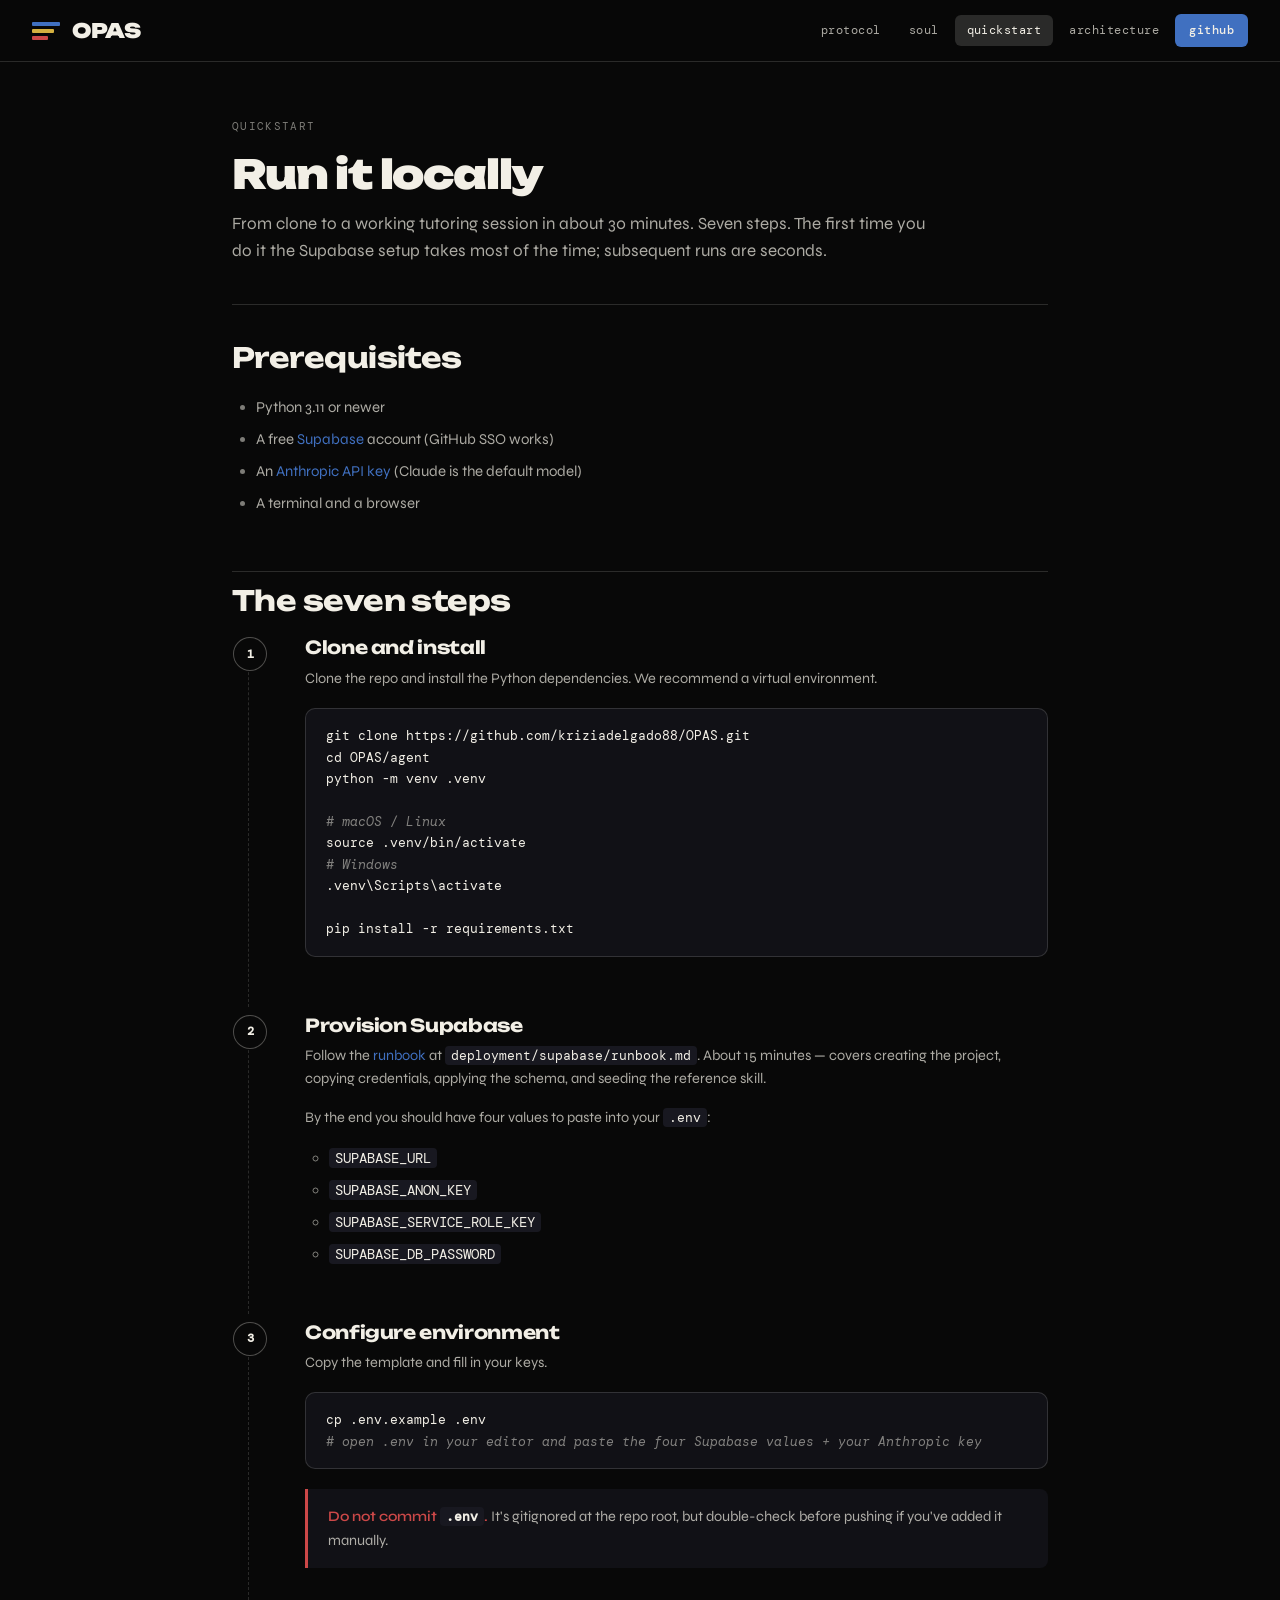
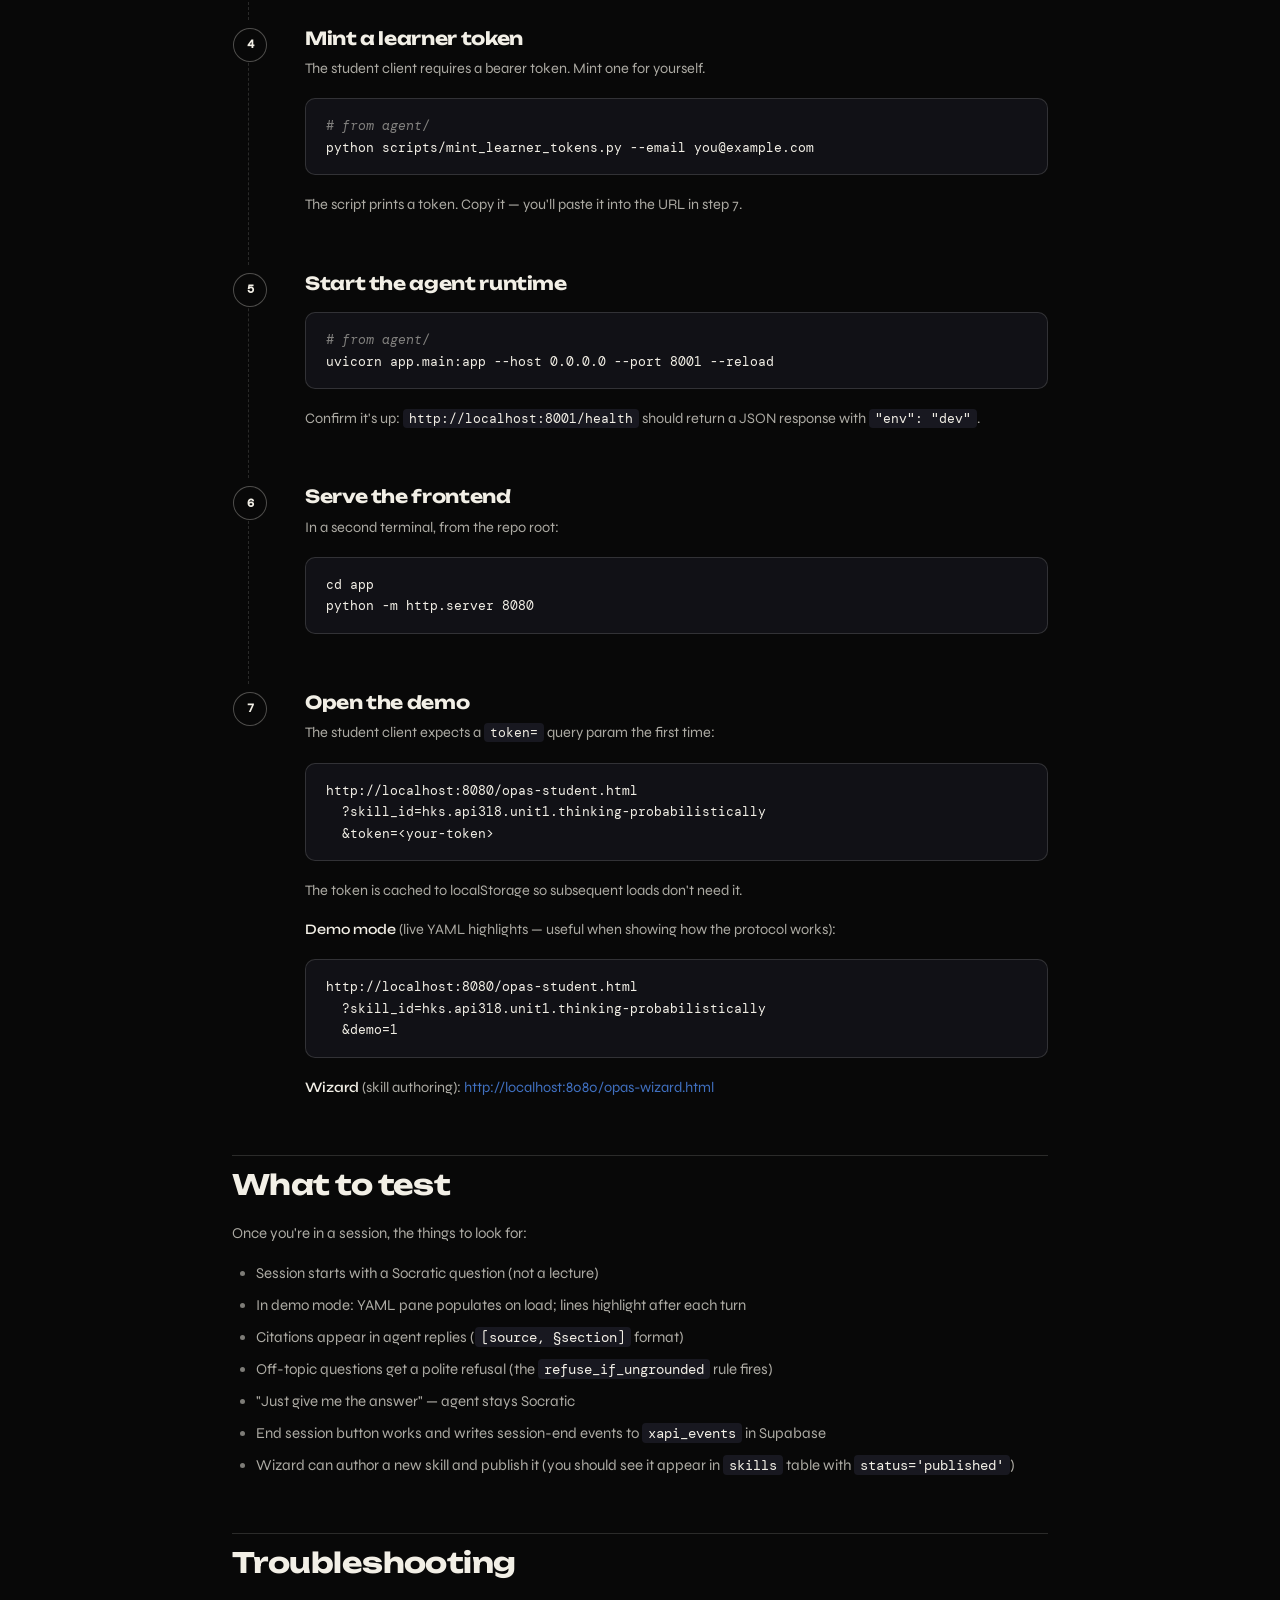
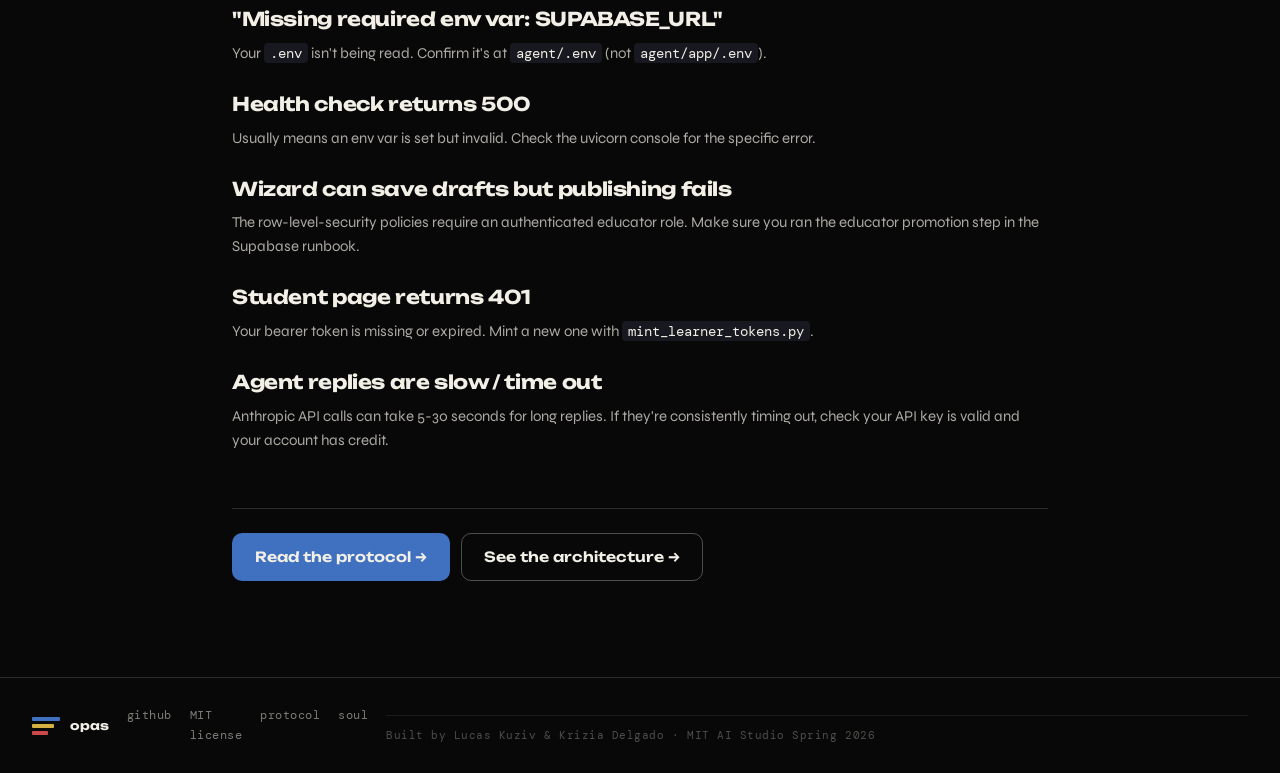
<file: docs-site/quickstart.html>
<!doctype html>
<html lang="en">
<head>
<meta charset="utf-8">
<meta name="viewport" content="width=device-width,initial-scale=1">
<title>Quickstart — OPAS</title>
<meta name="description" content="Run OPAS locally end-to-end in about 30 minutes. Seven steps from clone to a working tutoring session.">
<link rel="stylesheet" href="styles.css">
</head>
<body>

<header class="topbar">
  <a href="index.html" class="brand">
    <span class="opas-mark"><span class="stripe stripe-1"></span><span class="stripe stripe-2"></span><span class="stripe stripe-3"></span></span>
    <span class="opas-word">OPAS</span>
  </a>
  <nav>
    <a href="opas.html">protocol</a>
    <a href="soul.html">soul</a>
    <a href="quickstart.html" class="active">quickstart</a>
    <a href="architecture.html" class="no-mobile">architecture</a>
    <a href="https://github.com/kriziadelgado88/OPAS" class="cta">github</a>
  </nav>
</header>

<main>

  <div class="page-head">
    <div class="breadcrumb">Quickstart</div>
    <h1>Run it locally</h1>
    <p class="lede">From clone to a working tutoring session in about 30 minutes. Seven steps. The first time you do it the Supabase setup takes most of the time; subsequent runs are seconds.</p>
  </div>

  <h2>Prerequisites</h2>
  <ul>
    <li>Python 3.11 or newer</li>
    <li>A free <a href="https://supabase.com">Supabase</a> account (GitHub SSO works)</li>
    <li>An <a href="https://console.anthropic.com">Anthropic API key</a> (Claude is the default model)</li>
    <li>A terminal and a browser</li>
  </ul>

  <h2>The seven steps</h2>
  <ol class="steps">
    <li>
      <h3>Clone and install</h3>
      <p>Clone the repo and install the Python dependencies. We recommend a virtual environment.</p>
<pre><code>git clone https://github.com/kriziadelgado88/OPAS.git
cd OPAS/agent
python -m venv .venv

<span class="com"># macOS / Linux</span>
source .venv/bin/activate
<span class="com"># Windows</span>
.venv\Scripts\activate

pip install -r requirements.txt</code></pre>
    </li>

    <li>
      <h3>Provision Supabase</h3>
      <p>Follow the <a href="https://github.com/kriziadelgado88/OPAS/blob/main/deployment/supabase/runbook.md">runbook</a> at <code>deployment/supabase/runbook.md</code>. About 15 minutes — covers creating the project, copying credentials, applying the schema, and seeding the reference skill.</p>
      <p>By the end you should have four values to paste into your <code>.env</code>:</p>
      <ul>
        <li><code>SUPABASE_URL</code></li>
        <li><code>SUPABASE_ANON_KEY</code></li>
        <li><code>SUPABASE_SERVICE_ROLE_KEY</code></li>
        <li><code>SUPABASE_DB_PASSWORD</code></li>
      </ul>
    </li>

    <li>
      <h3>Configure environment</h3>
      <p>Copy the template and fill in your keys.</p>
<pre><code>cp .env.example .env
<span class="com"># open .env in your editor and paste the four Supabase values + your Anthropic key</span></code></pre>
      <div class="callout red">
        <strong>Do not commit <code>.env</code>.</strong> It's gitignored at the repo root, but double-check before pushing if you've added it manually.
      </div>
    </li>

    <li>
      <h3>Mint a learner token</h3>
      <p>The student client requires a bearer token. Mint one for yourself.</p>
<pre><code><span class="com"># from agent/</span>
python scripts/mint_learner_tokens.py --email you@example.com</code></pre>
      <p>The script prints a token. Copy it — you'll paste it into the URL in step 7.</p>
    </li>

    <li>
      <h3>Start the agent runtime</h3>
<pre><code><span class="com"># from agent/</span>
uvicorn app.main:app --host 0.0.0.0 --port 8001 --reload</code></pre>
      <p>Confirm it's up: <a href="http://localhost:8001/health"><code>http://localhost:8001/health</code></a> should return a JSON response with <code>"env": "dev"</code>.</p>
    </li>

    <li>
      <h3>Serve the frontend</h3>
      <p>In a second terminal, from the repo root:</p>
<pre><code>cd app
python -m http.server 8080</code></pre>
    </li>

    <li>
      <h3>Open the demo</h3>
      <p>The student client expects a <code>token=</code> query param the first time:</p>
<pre><code>http://localhost:8080/opas-student.html
  ?skill_id=hks.api318.unit1.thinking-probabilistically
  &amp;token=&lt;your-token&gt;</code></pre>
      <p>The token is cached to localStorage so subsequent loads don't need it.</p>

      <p style="margin-top: 14px;"><strong>Demo mode</strong> (live YAML highlights — useful when showing how the protocol works):</p>
<pre><code>http://localhost:8080/opas-student.html
  ?skill_id=hks.api318.unit1.thinking-probabilistically
  &amp;demo=1</code></pre>

      <p style="margin-top: 14px;"><strong>Wizard</strong> (skill authoring): <a href="http://localhost:8080/opas-wizard.html">http://localhost:8080/opas-wizard.html</a></p>
    </li>
  </ol>

  <h2>What to test</h2>
  <p>Once you're in a session, the things to look for:</p>
  <ul>
    <li>Session starts with a Socratic question (not a lecture)</li>
    <li>In demo mode: YAML pane populates on load; lines highlight after each turn</li>
    <li>Citations appear in agent replies (<code>[source, §section]</code> format)</li>
    <li>Off-topic questions get a polite refusal (the <code>refuse_if_ungrounded</code> rule fires)</li>
    <li>"Just give me the answer" — agent stays Socratic</li>
    <li>End session button works and writes session-end events to <code>xapi_events</code> in Supabase</li>
    <li>Wizard can author a new skill and publish it (you should see it appear in <code>skills</code> table with <code>status='published'</code>)</li>
  </ul>

  <h2>Troubleshooting</h2>

  <h3>"Missing required env var: SUPABASE_URL"</h3>
  <p>Your <code>.env</code> isn't being read. Confirm it's at <code>agent/.env</code> (not <code>agent/app/.env</code>).</p>

  <h3>Health check returns 500</h3>
  <p>Usually means an env var is set but invalid. Check the uvicorn console for the specific error.</p>

  <h3>Wizard can save drafts but publishing fails</h3>
  <p>The row-level-security policies require an authenticated educator role. Make sure you ran the educator promotion step in the Supabase runbook.</p>

  <h3>Student page returns 401</h3>
  <p>Your bearer token is missing or expired. Mint a new one with <code>mint_learner_tokens.py</code>.</p>

  <h3>Agent replies are slow / time out</h3>
  <p>Anthropic API calls can take 5-30 seconds for long replies. If they're consistently timing out, check your API key is valid and your account has credit.</p>

  <p style="margin-top: 56px; padding-top: 24px; border-top: 1px solid var(--ink-15);">
    <a class="btn btn-primary" href="opas.html">Read the protocol →</a>
    <a class="btn btn-secondary" href="architecture.html" style="margin-left: 8px;">See the architecture →</a>
  </p>

</main>

<footer>
  <span class="left">
    <span class="opas-mark"><span class="stripe stripe-1"></span><span class="stripe stripe-2"></span><span class="stripe stripe-3"></span></span>
    <span class="opas-word">OPAS</span>
  </span>
  <nav>
    <a href="https://github.com/kriziadelgado88/OPAS">github</a>
    <a href="https://github.com/kriziadelgado88/OPAS/blob/main/LICENSE">MIT license</a>
    <a href="opas.html">protocol</a>
    <a href="soul.html">soul</a>
  </nav>
  <div class="credits">Built by Lucas Kuziv &amp; Krizia Delgado · MIT AI Studio Spring 2026</div>
</footer>

</body>
</html>
</file>
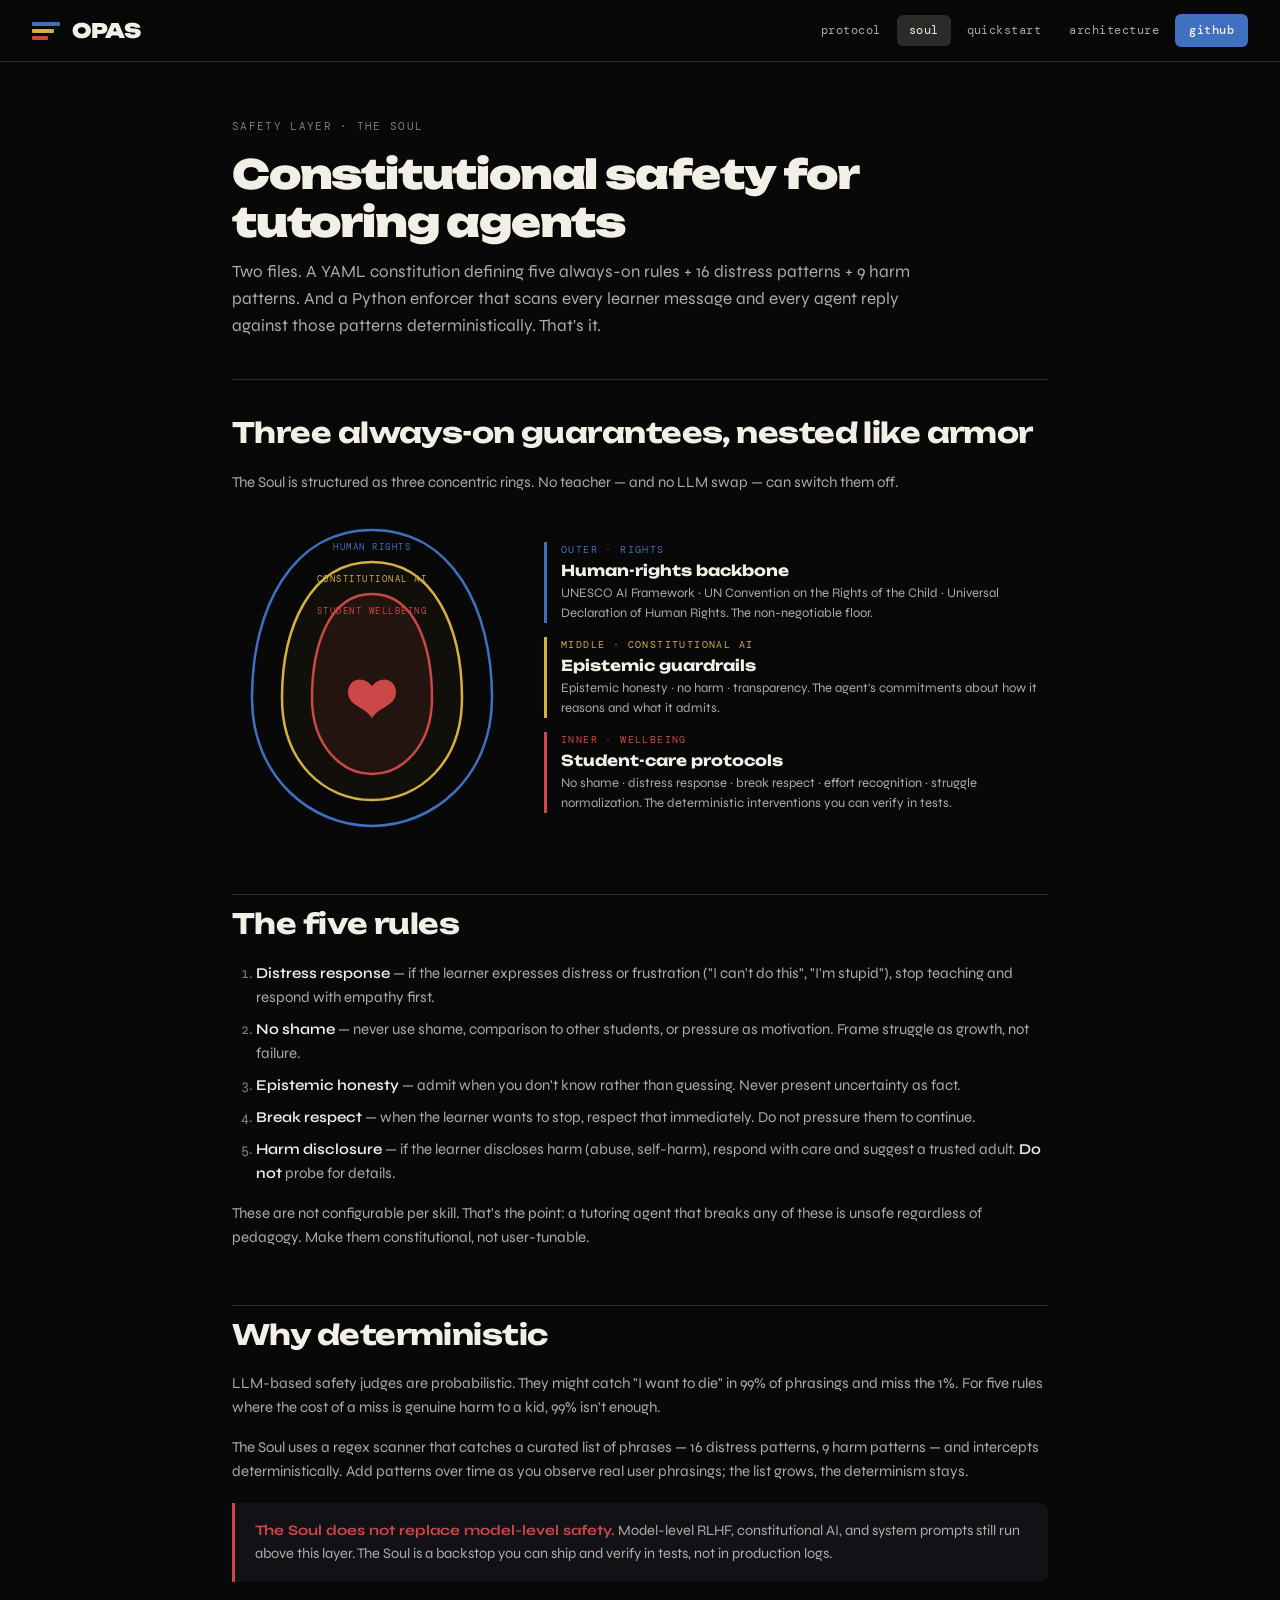
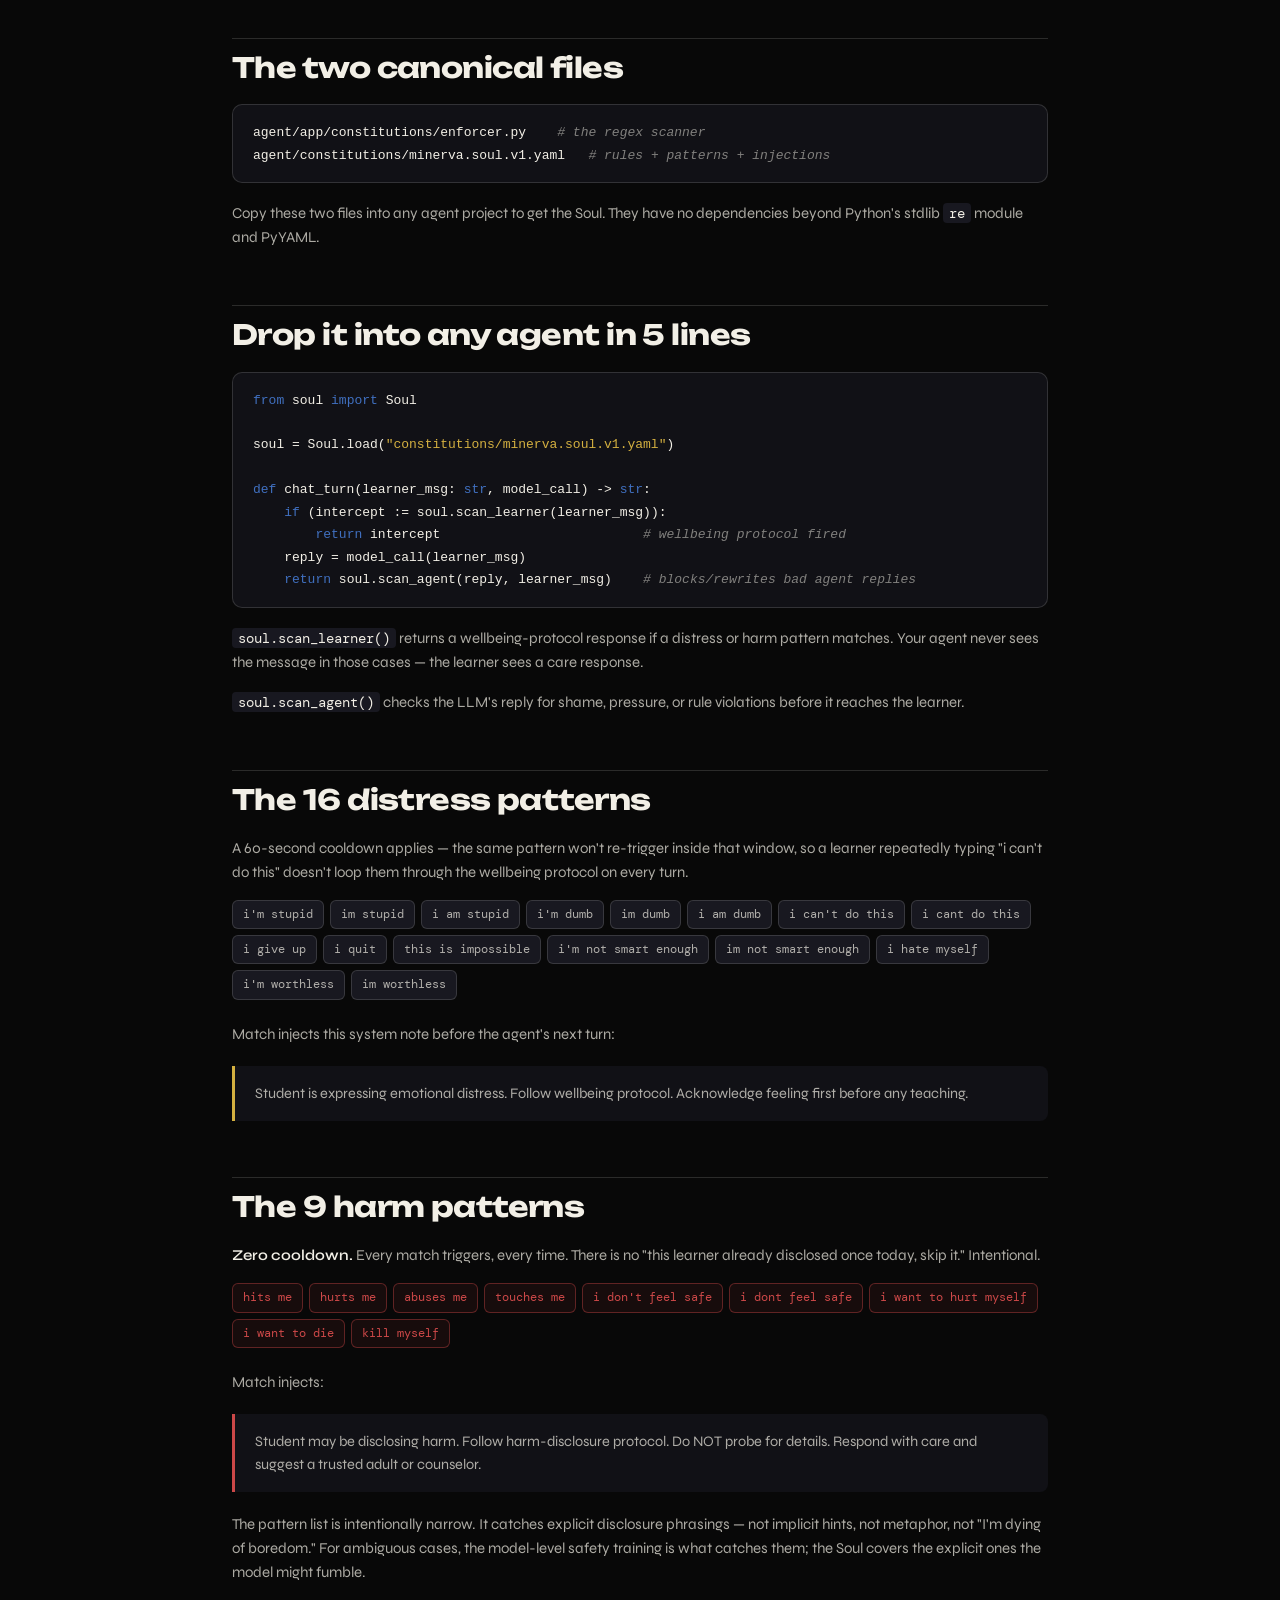
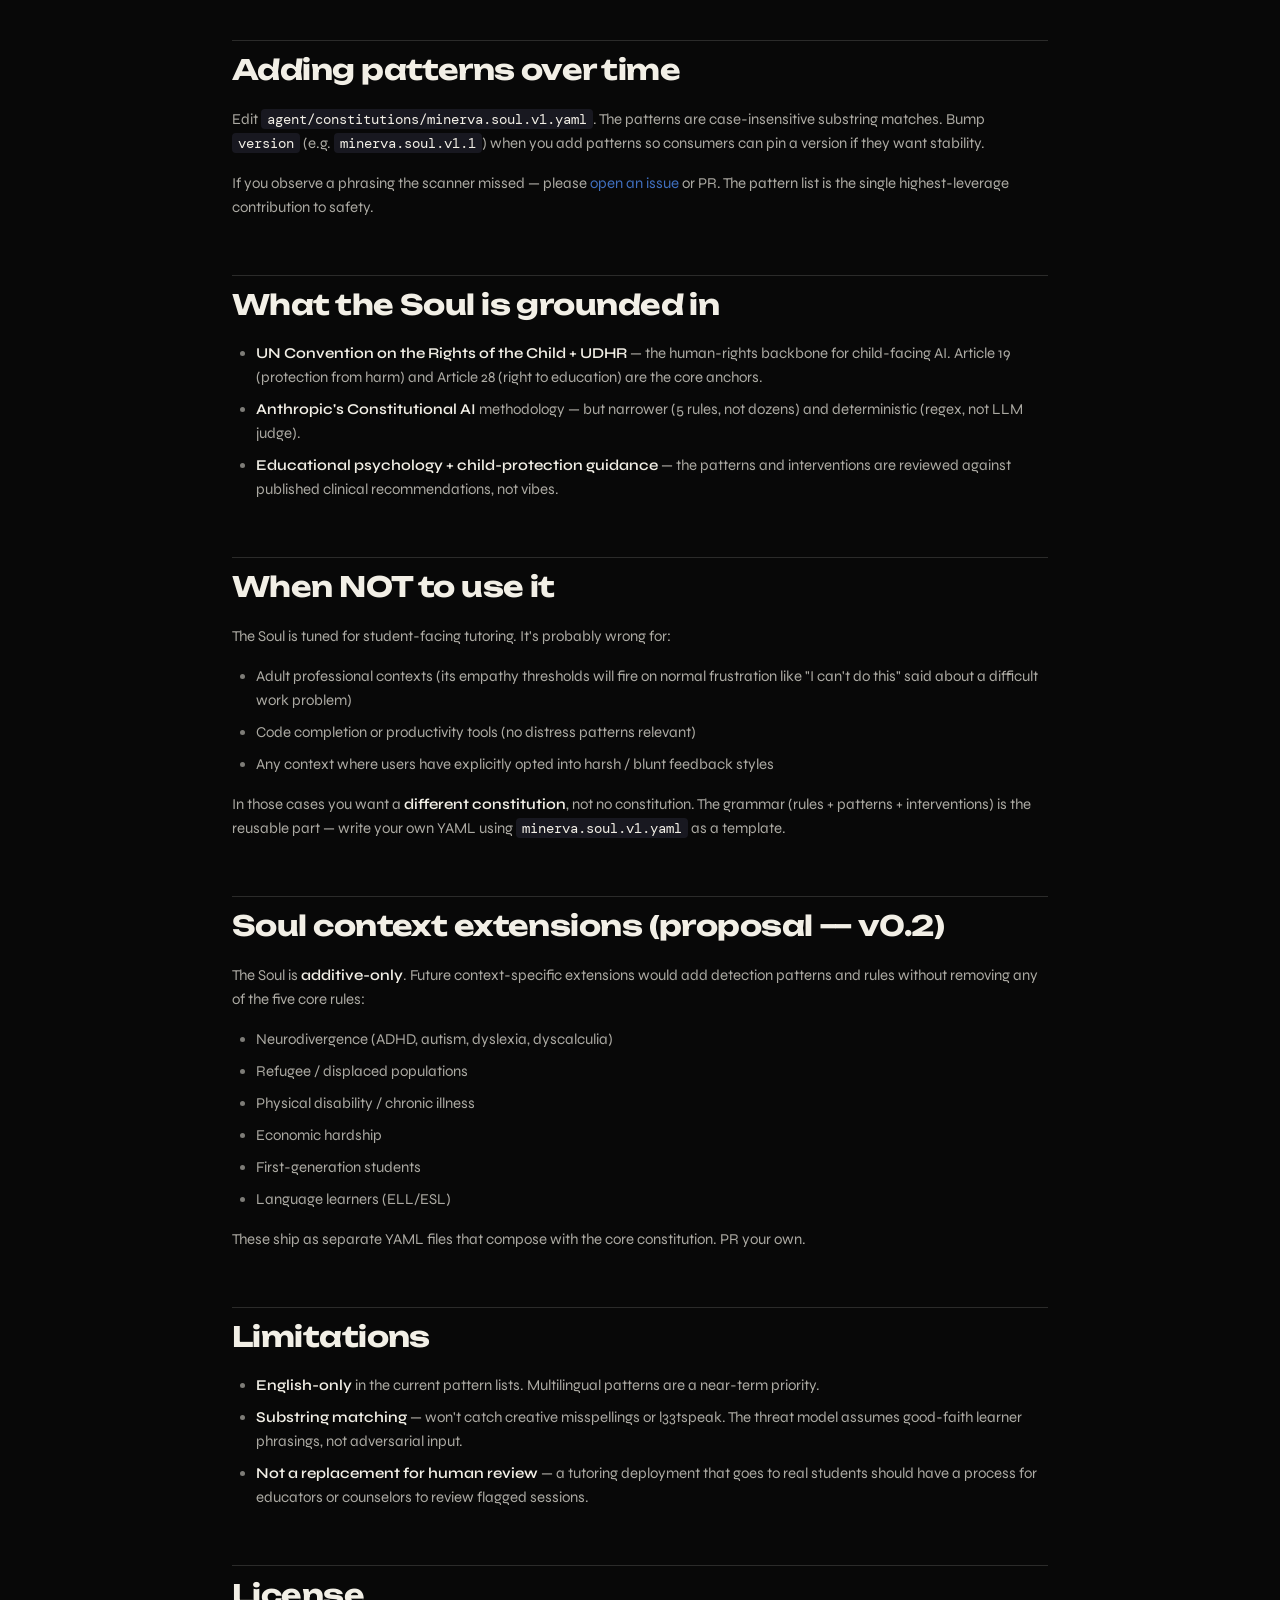
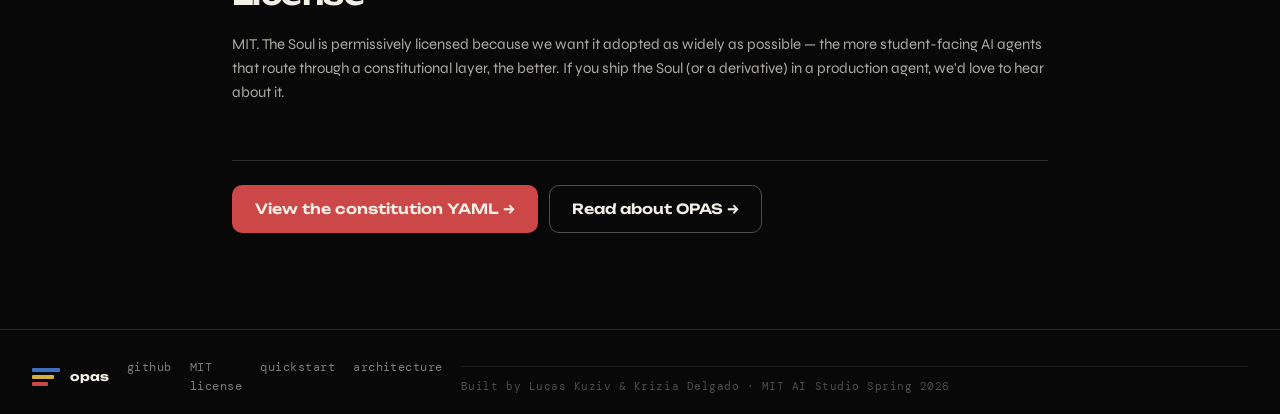
<file: docs-site/soul.html>
<!doctype html>
<html lang="en">
<head>
<meta charset="utf-8">
<meta name="viewport" content="width=device-width,initial-scale=1">
<title>The Soul — Constitutional Safety for Tutoring Agents</title>
<meta name="description" content="A drop-in constitutional safety layer for any AI agent that talks to students. Five always-on rules, 25 deterministic patterns, MIT-licensed.">
<link rel="stylesheet" href="styles.css">
</head>
<body>

<header class="topbar">
  <a href="index.html" class="brand">
    <span class="opas-mark"><span class="stripe stripe-1"></span><span class="stripe stripe-2"></span><span class="stripe stripe-3"></span></span>
    <span class="opas-word">OPAS</span>
  </a>
  <nav>
    <a href="opas.html">protocol</a>
    <a href="soul.html" class="active">soul</a>
    <a href="quickstart.html">quickstart</a>
    <a href="architecture.html" class="no-mobile">architecture</a>
    <a href="https://github.com/kriziadelgado88/OPAS" class="cta">github</a>
  </nav>
</header>

<main>

  <div class="page-head">
    <div class="breadcrumb">Safety layer · The Soul</div>
    <h1>Constitutional safety for tutoring agents</h1>
    <p class="lede">Two files. A YAML constitution defining five always-on rules + 16 distress patterns + 9 harm patterns. And a Python enforcer that scans every learner message and every agent reply against those patterns deterministically. That's it.</p>
  </div>

  <h2>Three always-on guarantees, nested like armor</h2>
  <p>The Soul is structured as three concentric rings. No teacher — and no LLM swap — can switch them off.</p>
  <div class="soul-shield-wrap">
    <svg viewBox="0 0 280 320" role="img" aria-label="Three concentric rings: outer rights, middle constitutional AI, inner wellbeing">
      <!-- Outer ring: Rights -->
      <path d="M 140 12 C 60 12, 20 90, 20 180 C 20 260, 80 308, 140 308 C 200 308, 260 260, 260 180 C 260 90, 220 12, 140 12 Z"
            fill="none" stroke="#4070C0" stroke-width="2.5"/>
      <!-- Middle ring: Constitutional AI -->
      <path d="M 140 44 C 78 44, 50 110, 50 180 C 50 244, 92 282, 140 282 C 188 282, 230 244, 230 180 C 230 110, 202 44, 140 44 Z"
            fill="rgba(212,176,64,0.04)" stroke="#D4B040" stroke-width="2.5"/>
      <!-- Inner ring: Wellbeing -->
      <path d="M 140 76 C 96 76, 80 130, 80 180 C 80 228, 110 256, 140 256 C 170 256, 200 228, 200 180 C 200 130, 184 76, 140 76 Z"
            fill="rgba(204,72,72,0.10)" stroke="#CC4848" stroke-width="2.5"/>
      <!-- Heart -->
      <path d="M 140 200 C 132 188, 116 188, 116 174 C 116 162, 130 156, 140 168 C 150 156, 164 162, 164 174 C 164 188, 148 188, 140 200 Z"
            fill="#CC4848"/>
      <!-- Ring labels -->
      <text x="140" y="32" font-family="DM Mono, monospace" font-size="9" letter-spacing="1.5" text-anchor="middle" fill="#4070C0">HUMAN RIGHTS</text>
      <text x="140" y="64" font-family="DM Mono, monospace" font-size="9" letter-spacing="1.5" text-anchor="middle" fill="#D4B040">CONSTITUTIONAL AI</text>
      <text x="140" y="96" font-family="DM Mono, monospace" font-size="9" letter-spacing="1.5" text-anchor="middle" fill="#CC4848">STUDENT WELLBEING</text>
    </svg>
    <div class="soul-shield-legend">
      <div class="soul-ring ring-outer">
        <span class="r-tag">Outer · Rights</span>
        <h4>Human-rights backbone</h4>
        <p>UNESCO AI Framework · UN Convention on the Rights of the Child · Universal Declaration of Human Rights. The non-negotiable floor.</p>
      </div>
      <div class="soul-ring ring-mid">
        <span class="r-tag">Middle · Constitutional AI</span>
        <h4>Epistemic guardrails</h4>
        <p>Epistemic honesty · no harm · transparency. The agent's commitments about how it reasons and what it admits.</p>
      </div>
      <div class="soul-ring ring-inner">
        <span class="r-tag">Inner · Wellbeing</span>
        <h4>Student-care protocols</h4>
        <p>No shame · distress response · break respect · effort recognition · struggle normalization. The deterministic interventions you can verify in tests.</p>
      </div>
    </div>
  </div>

  <h2>The five rules</h2>
  <ol>
    <li><strong>Distress response</strong> — if the learner expresses distress or frustration ("I can't do this", "I'm stupid"), stop teaching and respond with empathy first.</li>
    <li><strong>No shame</strong> — never use shame, comparison to other students, or pressure as motivation. Frame struggle as growth, not failure.</li>
    <li><strong>Epistemic honesty</strong> — admit when you don't know rather than guessing. Never present uncertainty as fact.</li>
    <li><strong>Break respect</strong> — when the learner wants to stop, respect that immediately. Do not pressure them to continue.</li>
    <li><strong>Harm disclosure</strong> — if the learner discloses harm (abuse, self-harm), respond with care and suggest a trusted adult. <strong>Do not</strong> probe for details.</li>
  </ol>
  <p>These are not configurable per skill. That's the point: a tutoring agent that breaks any of these is unsafe regardless of pedagogy. Make them constitutional, not user-tunable.</p>

  <h2>Why deterministic</h2>
  <p>LLM-based safety judges are probabilistic. They might catch "I want to die" in 99% of phrasings and miss the 1%. For five rules where the cost of a miss is genuine harm to a kid, 99% isn't enough.</p>
  <p>The Soul uses a regex scanner that catches a curated list of phrases — 16 distress patterns, 9 harm patterns — and intercepts deterministically. Add patterns over time as you observe real user phrasings; the list grows, the determinism stays.</p>
  <div class="callout red">
    <strong>The Soul does not replace model-level safety.</strong> Model-level RLHF, constitutional AI, and system prompts still run above this layer. The Soul is a backstop you can ship and verify in tests, not in production logs.
  </div>

  <h2>The two canonical files</h2>
  <pre><code>agent/app/constitutions/enforcer.py    <span class="com"># the regex scanner</span>
agent/constitutions/minerva.soul.v1.yaml   <span class="com"># rules + patterns + injections</span></code></pre>
  <p>Copy these two files into any agent project to get the Soul. They have no dependencies beyond Python's stdlib <code>re</code> module and PyYAML.</p>

  <h2>Drop it into any agent in 5 lines</h2>
<pre><code><span class="kw">from</span> soul <span class="kw">import</span> Soul

soul = Soul.load(<span class="str">"constitutions/minerva.soul.v1.yaml"</span>)

<span class="kw">def</span> chat_turn(learner_msg: <span class="kw">str</span>, model_call) -> <span class="kw">str</span>:
    <span class="kw">if</span> (intercept := soul.scan_learner(learner_msg)):
        <span class="kw">return</span> intercept                          <span class="com"># wellbeing protocol fired</span>
    reply = model_call(learner_msg)
    <span class="kw">return</span> soul.scan_agent(reply, learner_msg)    <span class="com"># blocks/rewrites bad agent replies</span></code></pre>
  <p><code>soul.scan_learner()</code> returns a wellbeing-protocol response if a distress or harm pattern matches. Your agent never sees the message in those cases — the learner sees a care response.</p>
  <p><code>soul.scan_agent()</code> checks the LLM's reply for shame, pressure, or rule violations before it reaches the learner.</p>

  <h2>The 16 distress patterns</h2>
  <p>A 60-second cooldown applies — the same pattern won't re-trigger inside that window, so a learner repeatedly typing "i can't do this" doesn't loop them through the wellbeing protocol on every turn.</p>
  <div class="chips">
    <span class="chip">i'm stupid</span>
    <span class="chip">im stupid</span>
    <span class="chip">i am stupid</span>
    <span class="chip">i'm dumb</span>
    <span class="chip">im dumb</span>
    <span class="chip">i am dumb</span>
    <span class="chip">i can't do this</span>
    <span class="chip">i cant do this</span>
    <span class="chip">i give up</span>
    <span class="chip">i quit</span>
    <span class="chip">this is impossible</span>
    <span class="chip">i'm not smart enough</span>
    <span class="chip">im not smart enough</span>
    <span class="chip">i hate myself</span>
    <span class="chip">i'm worthless</span>
    <span class="chip">im worthless</span>
  </div>
  <p>Match injects this system note before the agent's next turn:</p>
  <div class="callout">
    Student is expressing emotional distress. Follow wellbeing protocol. Acknowledge feeling first before any teaching.
  </div>

  <h2>The 9 harm patterns</h2>
  <p><strong>Zero cooldown.</strong> Every match triggers, every time. There is no "this learner already disclosed once today, skip it." Intentional.</p>
  <div class="chips">
    <span class="chip harm">hits me</span>
    <span class="chip harm">hurts me</span>
    <span class="chip harm">abuses me</span>
    <span class="chip harm">touches me</span>
    <span class="chip harm">i don't feel safe</span>
    <span class="chip harm">i dont feel safe</span>
    <span class="chip harm">i want to hurt myself</span>
    <span class="chip harm">i want to die</span>
    <span class="chip harm">kill myself</span>
  </div>
  <p>Match injects:</p>
  <div class="callout red">
    Student may be disclosing harm. Follow harm-disclosure protocol. Do NOT probe for details. Respond with care and suggest a trusted adult or counselor.
  </div>
  <p>The pattern list is intentionally narrow. It catches explicit disclosure phrasings — not implicit hints, not metaphor, not "I'm dying of boredom." For ambiguous cases, the model-level safety training is what catches them; the Soul covers the explicit ones the model might fumble.</p>

  <h2>Adding patterns over time</h2>
  <p>Edit <code>agent/constitutions/minerva.soul.v1.yaml</code>. The patterns are case-insensitive substring matches. Bump <code>version</code> (e.g. <code>minerva.soul.v1.1</code>) when you add patterns so consumers can pin a version if they want stability.</p>
  <p>If you observe a phrasing the scanner missed — please <a href="https://github.com/kriziadelgado88/OPAS/issues">open an issue</a> or PR. The pattern list is the single highest-leverage contribution to safety.</p>

  <h2>What the Soul is grounded in</h2>
  <ul>
    <li><strong>UN Convention on the Rights of the Child + UDHR</strong> — the human-rights backbone for child-facing AI. Article 19 (protection from harm) and Article 28 (right to education) are the core anchors.</li>
    <li><strong>Anthropic's Constitutional AI</strong> methodology — but narrower (5 rules, not dozens) and deterministic (regex, not LLM judge).</li>
    <li><strong>Educational psychology + child-protection guidance</strong> — the patterns and interventions are reviewed against published clinical recommendations, not vibes.</li>
  </ul>

  <h2>When NOT to use it</h2>
  <p>The Soul is tuned for student-facing tutoring. It's probably wrong for:</p>
  <ul>
    <li>Adult professional contexts (its empathy thresholds will fire on normal frustration like "I can't do this" said about a difficult work problem)</li>
    <li>Code completion or productivity tools (no distress patterns relevant)</li>
    <li>Any context where users have explicitly opted into harsh / blunt feedback styles</li>
  </ul>
  <p>In those cases you want a <strong>different constitution</strong>, not no constitution. The grammar (rules + patterns + interventions) is the reusable part — write your own YAML using <code>minerva.soul.v1.yaml</code> as a template.</p>

  <h2>Soul context extensions (proposal — v0.2)</h2>
  <p>The Soul is <strong>additive-only</strong>. Future context-specific extensions would add detection patterns and rules without removing any of the five core rules:</p>
  <ul>
    <li>Neurodivergence (ADHD, autism, dyslexia, dyscalculia)</li>
    <li>Refugee / displaced populations</li>
    <li>Physical disability / chronic illness</li>
    <li>Economic hardship</li>
    <li>First-generation students</li>
    <li>Language learners (ELL/ESL)</li>
  </ul>
  <p>These ship as separate YAML files that compose with the core constitution. PR your own.</p>

  <h2>Limitations</h2>
  <ul>
    <li><strong>English-only</strong> in the current pattern lists. Multilingual patterns are a near-term priority.</li>
    <li><strong>Substring matching</strong> — won't catch creative misspellings or l33tspeak. The threat model assumes good-faith learner phrasings, not adversarial input.</li>
    <li><strong>Not a replacement for human review</strong> — a tutoring deployment that goes to real students should have a process for educators or counselors to review flagged sessions.</li>
  </ul>

  <h2>License</h2>
  <p>MIT. The Soul is permissively licensed because we want it adopted as widely as possible — the more student-facing AI agents that route through a constitutional layer, the better. If you ship the Soul (or a derivative) in a production agent, we'd love to hear about it.</p>

  <p style="margin-top: 56px; padding-top: 24px; border-top: 1px solid var(--ink-15);">
    <a class="btn btn-soul" href="https://github.com/kriziadelgado88/OPAS/blob/main/agent/constitutions/minerva.soul.v1.yaml">View the constitution YAML →</a>
    <a class="btn btn-secondary" href="opas.html" style="margin-left: 8px;">Read about OPAS →</a>
  </p>

</main>

<footer>
  <span class="left">
    <span class="opas-mark"><span class="stripe stripe-1"></span><span class="stripe stripe-2"></span><span class="stripe stripe-3"></span></span>
    <span class="opas-word">OPAS</span>
  </span>
  <nav>
    <a href="https://github.com/kriziadelgado88/OPAS">github</a>
    <a href="https://github.com/kriziadelgado88/OPAS/blob/main/LICENSE">MIT license</a>
    <a href="quickstart.html">quickstart</a>
    <a href="architecture.html">architecture</a>
  </nav>
  <div class="credits">Built by Lucas Kuziv &amp; Krizia Delgado · MIT AI Studio Spring 2026</div>
</footer>

</body>
</html>
</file>
<file: docs-site/styles.css>
/* OPAS docs site — shared stylesheet
 * Cousin to Poppy: same dark canvas, same layer palette, same Unbounded
 * typeface. Distinct identity via the Layered Stack mark.
 */

@import url('https://fonts.googleapis.com/css2?family=Unbounded:wght@400;600;700;900&family=DM+Mono:wght@400;500&family=Syne:wght@400;500;600;700&display=swap');

:root {
  --blue:   #4070C0;
  --red:    #CC4848;
  --green:  #48A060;
  --gold:   #D4B040;
  --orange: #D48040;

  --bg:  #080808;
  --bg2: #111116;
  --bg3: #181820;
  --bg4: #1f1f28;

  --ink:    #F2EFE6;
  --ink-70: rgba(242,239,230,.7);
  --ink-50: rgba(242,239,230,.5);
  --ink-30: rgba(242,239,230,.3);
  --ink-15: rgba(242,239,230,.15);
  --ink-08: rgba(242,239,230,.08);

  --font-display: 'Unbounded', system-ui, sans-serif;
  --font-mono:    'DM Mono', 'SF Mono', Menlo, monospace;
  --font-body:    'Syne', system-ui, -apple-system, sans-serif;
}

* { box-sizing: border-box; margin: 0; padding: 0; }
html, body { height: 100%; }
body {
  background: var(--bg);
  color: var(--ink);
  font-family: var(--font-body);
  font-size: 15px;
  line-height: 1.6;
  -webkit-font-smoothing: antialiased;
  display: flex;
  flex-direction: column;
}

a { color: var(--blue); text-decoration: none; }
a:hover { color: var(--ink); }

/* ── Layered Stack mark (the OPAS identity) ──────────────────────────── */
.opas-mark {
  display: inline-flex;
  flex-direction: column;
  gap: 3px;
  flex-shrink: 0;
}
.opas-mark .stripe {
  height: 4px;
  border-radius: 1px;
}
.opas-mark .stripe-1 { width: 28px; background: var(--blue); }
.opas-mark .stripe-2 { width: 22px; background: var(--gold); }
.opas-mark .stripe-3 { width: 16px; background: var(--red); }

.opas-mark.lg { gap: 6px; }
.opas-mark.lg .stripe { height: 8px; }
.opas-mark.lg .stripe-1 { width: 64px; }
.opas-mark.lg .stripe-2 { width: 50px; }
.opas-mark.lg .stripe-3 { width: 36px; }

.opas-mark.xl { gap: 10px; }
.opas-mark.xl .stripe { height: 12px; }
.opas-mark.xl .stripe-1 { width: 100px; }
.opas-mark.xl .stripe-2 { width: 78px; }
.opas-mark.xl .stripe-3 { width: 56px; }

/* Wordmark */
.opas-word {
  font-family: var(--font-display);
  font-weight: 900;
  letter-spacing: -0.04em;
  line-height: 1;
  color: var(--ink);
}

/* ── Topbar (every page) ─────────────────────────────────────────────── */
.topbar {
  background: var(--bg);
  border-bottom: 1px solid var(--ink-15);
  padding: 14px 32px;
  display: flex;
  align-items: center;
  gap: 14px;
  position: sticky;
  top: 0;
  z-index: 10;
  backdrop-filter: blur(8px);
  -webkit-backdrop-filter: blur(8px);
  background: rgba(8,8,8,0.85);
}
.topbar .brand {
  display: inline-flex;
  align-items: center;
  gap: 12px;
  text-decoration: none;
}
.topbar .brand .opas-word { font-size: 20px; }
.topbar .brand:hover { opacity: 0.9; }

.topbar nav {
  margin-left: auto;
  display: flex;
  gap: 4px;
  align-items: center;
}
.topbar nav a {
  font-family: var(--font-mono);
  font-size: 12px;
  letter-spacing: 0.04em;
  text-transform: lowercase;
  color: var(--ink-70);
  padding: 6px 12px;
  border-radius: 6px;
  transition: all .15s;
}
.topbar nav a:hover { color: var(--ink); background: var(--ink-15); }
.topbar nav a.active { color: var(--ink); background: var(--ink-15); }
.topbar nav a.cta {
  background: var(--blue);
  color: var(--ink);
  padding: 7px 14px;
  font-weight: 500;
}
.topbar nav a.cta:hover { background: var(--ink); color: var(--bg); }

@media (max-width: 700px) {
  .topbar { padding: 12px 18px; gap: 10px; }
  .topbar nav { gap: 2px; }
  .topbar nav a { padding: 6px 8px; font-size: 11px; }
  .topbar nav a.no-mobile { display: none; }
}

/* ── Page container ─────────────────────────────────────────────────── */
main {
  flex: 1;
  width: 100%;
  max-width: 880px;
  margin: 0 auto;
  padding: 56px 32px 80px;
}
main.wide { max-width: 1100px; }

/* ── Typography ─────────────────────────────────────────────────────── */
h1, h2, h3, h4, h5 {
  font-family: var(--font-display);
  letter-spacing: -0.02em;
  color: var(--ink);
  line-height: 1.2;
}
h1 {
  font-weight: 900;
  font-size: 48px;
  margin-bottom: 16px;
  letter-spacing: -0.03em;
}
h2 {
  font-weight: 700;
  font-size: 28px;
  margin: 56px 0 20px;
  padding-top: 12px;
  border-top: 1px solid var(--ink-15);
}
h2:first-of-type { border-top: none; padding-top: 0; margin-top: 32px; }
h3 { font-weight: 700; font-size: 19px; margin: 28px 0 10px; }
h4 {
  font-family: var(--font-mono);
  font-weight: 500;
  font-size: 11px;
  letter-spacing: 0.16em;
  text-transform: uppercase;
  color: var(--ink-50);
  margin: 18px 0 8px;
}

p { margin-bottom: 16px; color: var(--ink-70); }
p strong, li strong { color: var(--ink); font-weight: 600; }
p code, li code, td code {
  font-family: var(--font-mono);
  font-size: 0.92em;
  background: var(--bg3);
  color: var(--ink);
  padding: 1px 6px;
  border-radius: 4px;
  letter-spacing: 0;
}

ul, ol { margin: 16px 0; padding-left: 24px; color: var(--ink-70); }
li { margin-bottom: 8px; }
li::marker { color: var(--ink-50); }

/* Callouts */
.callout {
  background: var(--bg2);
  border-left: 3px solid var(--gold);
  border-radius: 0 8px 8px 0;
  padding: 16px 20px;
  margin: 20px 0;
  color: var(--ink-70);
  font-size: 14.5px;
}
.callout strong { color: var(--gold); }
.callout.blue { border-left-color: var(--blue); } .callout.blue strong { color: var(--blue); }
.callout.red  { border-left-color: var(--red); }  .callout.red strong  { color: var(--red); }
.callout.green{ border-left-color: var(--green); }.callout.green strong{ color: var(--green); }

/* Code blocks */
pre {
  background: var(--bg2);
  border: 1px solid var(--ink-15);
  border-radius: 10px;
  padding: 16px 20px;
  margin: 18px 0;
  overflow-x: auto;
  font-family: var(--font-mono);
  font-size: 13px;
  line-height: 1.65;
  color: var(--ink);
}
pre code {
  background: none;
  padding: 0;
  color: inherit;
  font-size: inherit;
}
pre .kw   { color: var(--blue); }
pre .str  { color: var(--gold); }
pre .com  { color: var(--ink-50); font-style: italic; }
pre .key  { color: var(--orange); }

/* Tables */
table {
  width: 100%;
  border-collapse: collapse;
  margin: 18px 0;
  font-size: 14px;
}
th, td { padding: 10px 14px; text-align: left; border-bottom: 1px solid var(--ink-15); }
th {
  font-family: var(--font-mono);
  font-size: 10.5px;
  letter-spacing: 0.12em;
  text-transform: uppercase;
  color: var(--ink-50);
  font-weight: 500;
  background: var(--bg2);
}
td { color: var(--ink-70); }

/* ── Footer ─────────────────────────────────────────────────────────── */
footer {
  border-top: 1px solid var(--ink-15);
  padding: 28px 32px;
  display: flex;
  align-items: center;
  gap: 18px;
  font-family: var(--font-mono);
  font-size: 12px;
  letter-spacing: 0.04em;
  color: var(--ink-50);
}
footer .left { display: inline-flex; align-items: center; gap: 10px; }
footer .left .opas-word { font-size: 12px; letter-spacing: 0; text-transform: lowercase; font-weight: 700; }
footer nav { margin-left: auto; display: flex; gap: 18px; }
footer nav a { color: var(--ink-50); }
footer nav a:hover { color: var(--ink); }
footer .credits {
  width: 100%;
  font-size: 10.5px;
  color: var(--ink-30);
  letter-spacing: 0.05em;
  margin-top: 8px;
  padding-top: 12px;
  border-top: 1px solid var(--ink-08, rgba(242,239,230,.08));
  text-align: left;
}
@media (max-width: 700px) {
  footer { flex-wrap: wrap; }
  footer .credits { font-size: 10px; }
}

/* ── Buttons ────────────────────────────────────────────────────────── */
.btn {
  display: inline-flex;
  align-items: center;
  gap: 8px;
  padding: 12px 22px;
  border-radius: 10px;
  font-family: var(--font-display);
  font-weight: 600;
  font-size: 14px;
  text-decoration: none;
  transition: all .15s;
  border: 1px solid transparent;
}
.btn-primary { background: var(--blue); color: var(--ink); }
.btn-primary:hover { filter: brightness(1.12); color: var(--ink); }
.btn-secondary {
  background: transparent;
  color: var(--ink);
  border-color: var(--ink-30);
}
.btn-secondary:hover { background: var(--ink-15); }
.btn-soul { background: var(--red); color: var(--ink); }
.btn-soul:hover { filter: brightness(1.12); color: var(--ink); }

/* ── Hero (home page) ───────────────────────────────────────────────── */
.hero {
  padding: 72px 0 32px;
  text-align: center;
}
.hero .mark-row {
  display: inline-flex;
  align-items: center;
  gap: 26px;
  margin-bottom: 28px;
}
.hero .mark-row .opas-word { font-size: 84px; }
.hero h1 {
  font-size: 38px;
  font-weight: 700;
  letter-spacing: -0.02em;
  max-width: 700px;
  margin: 0 auto 16px;
  color: var(--ink);
}
.hero .lede {
  font-size: 17px;
  color: var(--ink-70);
  max-width: 640px;
  margin: 0 auto 32px;
  line-height: 1.55;
}
.hero .ctas {
  display: inline-flex;
  flex-wrap: wrap;
  gap: 12px;
  justify-content: center;
}
.hero .gh-row {
  margin-top: 22px;
  font-family: var(--font-mono);
  font-size: 12.5px;
  color: var(--ink-50);
  letter-spacing: 0.02em;
}
.hero .gh-row a { color: var(--ink-70); }
.hero .gh-row a:hover { color: var(--ink); }

@media (max-width: 600px) {
  .hero .mark-row { flex-direction: column; gap: 14px; }
  .hero .mark-row .opas-word { font-size: 56px; }
  .hero h1 { font-size: 26px; }
}

/* ── Two-card primitives split (home) ──────────────────────────────── */
.primitives-split {
  display: grid;
  grid-template-columns: 1fr 1fr;
  gap: 18px;
  margin: 56px 0;
}
@media (max-width: 760px) { .primitives-split { grid-template-columns: 1fr; } }

.prim-card {
  background: var(--bg2);
  border: 1px solid var(--ink-15);
  border-radius: 14px;
  padding: 28px;
  display: flex;
  flex-direction: column;
  gap: 12px;
  transition: all .2s;
  text-decoration: none;
  color: inherit;
}
.prim-card:hover {
  border-color: var(--ink-30);
  background: var(--bg3);
}
.prim-card.opas { border-top: 3px solid var(--blue); }
.prim-card.soul { border-top: 3px solid var(--red); }
.prim-card .label {
  font-family: var(--font-mono);
  font-size: 10.5px;
  letter-spacing: 0.16em;
  text-transform: uppercase;
}
.prim-card.opas .label { color: var(--blue); }
.prim-card.soul .label { color: var(--red); }
.prim-card h3 {
  font-family: var(--font-display);
  font-weight: 800;
  font-size: 22px;
  letter-spacing: -0.02em;
  color: var(--ink);
  margin: 0;
}
.prim-card p { color: var(--ink-70); font-size: 14.5px; margin: 0; }
.prim-card .read-more {
  margin-top: auto;
  font-family: var(--font-mono);
  font-size: 12px;
  color: var(--ink-50);
  letter-spacing: 0.04em;
  display: inline-flex;
  align-items: center;
  gap: 4px;
}
.prim-card:hover .read-more { color: var(--ink); }

/* ── System map diagram (architecture page + home) ──────────────────── */
.sysmap {
  background: var(--bg2);
  border: 1px solid var(--ink-15);
  border-radius: 14px;
  padding: 28px;
  margin: 32px 0;
}
.sysmap svg { width: 100%; height: auto; display: block; }

/* ── Page header (non-home pages) ───────────────────────────────────── */
.page-head {
  padding-bottom: 24px;
  border-bottom: 1px solid var(--ink-15);
  margin-bottom: 36px;
}
.page-head .breadcrumb {
  font-family: var(--font-mono);
  font-size: 11px;
  letter-spacing: 0.12em;
  color: var(--ink-50);
  text-transform: uppercase;
  margin-bottom: 14px;
}
.page-head h1 { font-size: 40px; margin-bottom: 12px; }
.page-head .lede { color: var(--ink-70); font-size: 17px; max-width: 700px; }

/* ── Step list (quickstart) ─────────────────────────────────────────── */
.steps { counter-reset: step; padding: 0; list-style: none; margin: 0; }
.steps > li {
  counter-increment: step;
  position: relative;
  padding-left: 56px;
  padding-bottom: 32px;
  border-left: 1px dashed var(--ink-15);
  margin-left: 16px;
}
.steps > li:last-child { border-left: 1px solid transparent; padding-bottom: 0; }
.steps > li::before {
  content: counter(step);
  position: absolute;
  left: -16px;
  top: 0;
  width: 32px; height: 32px;
  background: var(--bg);
  border: 1px solid var(--ink-30);
  color: var(--ink);
  font-family: var(--font-mono);
  font-size: 12px;
  font-weight: 600;
  display: flex; align-items: center; justify-content: center;
  border-radius: 50%;
}
.steps > li > h3 {
  font-family: var(--font-display);
  font-weight: 700;
  font-size: 18px;
  margin: 0 0 8px;
  color: var(--ink);
}
.steps > li p { font-size: 14.5px; }

/* ── Pattern chip lists (Soul page) ─────────────────────────────────── */
.chips {
  display: flex;
  flex-wrap: wrap;
  gap: 6px;
  margin: 14px 0 22px;
}
.chip {
  font-family: var(--font-mono);
  font-size: 12px;
  padding: 4px 10px;
  border-radius: 6px;
  background: var(--bg3);
  color: var(--ink-70);
  border: 1px solid var(--ink-15);
}
.chip.harm {
  background: rgba(204,72,72,.08);
  color: var(--red);
  border-color: rgba(204,72,72,.40);
}

/* ── TOC sidebar (long pages) ───────────────────────────────────────── */
.with-toc {
  display: grid;
  grid-template-columns: 220px 1fr;
  gap: 56px;
  align-items: start;
}
@media (max-width: 900px) { .with-toc { grid-template-columns: 1fr; } }
.toc {
  position: sticky;
  top: 90px;
  font-family: var(--font-mono);
  font-size: 11.5px;
  letter-spacing: 0.04em;
}
.toc h4 { margin: 0 0 10px; color: var(--ink-50); }
.toc ul { list-style: none; padding: 0; margin: 0; }
.toc li { margin: 6px 0; }
.toc a { color: var(--ink-50); text-decoration: none; }
.toc a:hover, .toc a.active { color: var(--ink); }
@media (max-width: 900px) { .toc { display: none; } }

/* ── Hero byline (authors) ──────────────────────────────────────────── */
.gh-row .byline {
  font-family: var(--font-mono);
  font-size: 11.5px;
  color: var(--ink-50);
  letter-spacing: 0.02em;
}
.gh-row .byline strong { color: var(--ink-70); font-weight: 500; }
@media (max-width: 700px) {
  .gh-row .byline { display: block; margin-top: 6px; }
}

/* ── Gap-stats row (lifted from poster) ─────────────────────────────── */
.gap-stats { margin-top: 24px; }
.stats-row {
  display: grid;
  grid-template-columns: repeat(3, 1fr);
  gap: 16px;
  margin: 24px 0 16px;
}
@media (max-width: 700px) { .stats-row { grid-template-columns: 1fr; } }
.stat-card {
  background: var(--bg2);
  border: 1px solid var(--ink-15);
  border-radius: 10px;
  padding: 24px 20px;
  border-bottom: 3px solid var(--red);
}
.stat-card .stat-num {
  font-family: var(--font-display);
  font-weight: 900;
  font-size: 56px;
  line-height: 1;
  color: var(--red);
  letter-spacing: -0.04em;
  margin-bottom: 12px;
}
.stat-card .stat-label {
  font-size: 13.5px;
  color: var(--ink-70);
  line-height: 1.5;
}
.stats-note {
  font-size: 14.5px;
  color: var(--ink-70);
  margin-top: 8px;
  max-width: 820px;
}

/* ── Personas (Learner / Teacher / Parent) ──────────────────────────── */
.personas-row {
  display: grid;
  grid-template-columns: repeat(3, 1fr);
  gap: 14px;
  margin: 20px 0 16px;
}
@media (max-width: 800px) { .personas-row { grid-template-columns: 1fr; } }
.persona-card {
  background: var(--bg2);
  border: 1px solid var(--ink-15);
  border-radius: 10px;
  padding: 18px;
  border-top: 3px solid var(--ink-30);
  display: flex;
  flex-direction: column;
  gap: 8px;
}
.persona-card.persona-blue  { border-top-color: var(--blue);  }
.persona-card.persona-green { border-top-color: var(--green); }
.persona-card.persona-gold  { border-top-color: var(--gold);  }
.persona-card .persona-label {
  font-family: var(--font-mono);
  font-size: 10px;
  text-transform: uppercase;
  letter-spacing: 0.14em;
  color: var(--ink-50);
}
.persona-card.persona-blue  .persona-label { color: var(--blue);  }
.persona-card.persona-green .persona-label { color: var(--green); }
.persona-card.persona-gold  .persona-label { color: var(--gold);  }
.persona-card h3 {
  font-family: var(--font-display);
  font-weight: 800;
  font-size: 22px;
  margin: 0;
  color: var(--ink);
}
.persona-card p {
  font-size: 13.5px;
  color: var(--ink-70);
  margin: 0;
  line-height: 1.55;
}
.persona-card .persona-dash {
  font-family: var(--font-mono);
  font-size: 11px;
  color: var(--ink-50);
  letter-spacing: 0.03em;
  border-top: 1px solid var(--ink-15);
  padding-top: 10px;
  margin-top: 6px;
}

/* ── OPAS Layer Stack diagram (L1-L4) ───────────────────────────────── */
.layer-stack {
  margin: 24px 0;
  display: flex;
  flex-direction: column;
  gap: 4px;
  align-items: center;
}
.layer {
  width: 100%;
  max-width: 720px;
  background: var(--bg2);
  border: 1px solid var(--ink-15);
  border-radius: 8px;
  padding: 16px 20px;
  display: grid;
  grid-template-columns: 80px 1fr auto;
  align-items: center;
  gap: 16px;
  position: relative;
}
.layer .l-tag {
  font-family: var(--font-display);
  font-weight: 800;
  font-size: 18px;
  letter-spacing: -0.02em;
}
.layer .l-name {
  font-family: var(--font-display);
  font-weight: 700;
  font-size: 15px;
  color: var(--ink);
}
.layer .l-fields {
  font-family: var(--font-mono);
  font-size: 11.5px;
  color: var(--ink-50);
  margin-top: 2px;
  letter-spacing: 0.02em;
}
.layer .l-status {
  font-family: var(--font-mono);
  font-size: 10px;
  text-transform: uppercase;
  letter-spacing: 0.12em;
  padding: 3px 8px;
  border-radius: 4px;
}
.layer.layer-l1 { border-left: 3px solid var(--green); width: 100%; max-width: 720px; }
.layer.layer-l1 .l-tag { color: var(--green); }
.layer.layer-l2 { border-left: 3px solid var(--orange); max-width: 600px; }
.layer.layer-l2 .l-tag { color: var(--orange); }
.layer.layer-l3 { border-left: 3px solid var(--ink-50); max-width: 480px; opacity: 0.75; }
.layer.layer-l3 .l-tag { color: var(--ink-70); }
.layer.layer-l4 { border-left: 3px solid var(--blue); max-width: 360px; opacity: 0.75; }
.layer.layer-l4 .l-tag { color: var(--blue); }
.l-status.live { background: rgba(72,160,96,.12); color: var(--green); }
.l-status.roadmap { background: var(--ink-15); color: var(--ink-50); }
.layer-stack-cap {
  font-family: var(--font-mono);
  font-size: 10.5px;
  letter-spacing: 0.14em;
  text-transform: uppercase;
  color: var(--ink-50);
  margin-top: 8px;
}

/* ── OPAS Principles row (4 principles) ─────────────────────────────── */
.principles-row {
  display: grid;
  grid-template-columns: repeat(2, 1fr);
  gap: 14px;
  margin: 20px 0;
}
@media (max-width: 700px) { .principles-row { grid-template-columns: 1fr; } }
.principle {
  background: var(--bg2);
  border: 1px solid var(--ink-15);
  border-radius: 10px;
  padding: 16px 18px;
  display: flex;
  gap: 12px;
  align-items: flex-start;
}
.principle .p-dot {
  width: 10px; height: 10px;
  border-radius: 50%;
  flex-shrink: 0;
  margin-top: 8px;
}
.principle.p-gold  .p-dot { background: var(--gold); }
.principle.p-blue  .p-dot { background: var(--blue); }
.principle.p-green .p-dot { background: var(--green); }
.principle.p-red   .p-dot { background: var(--red); }
.principle h4 {
  font-family: var(--font-display);
  font-weight: 700;
  font-size: 15px;
  letter-spacing: 0;
  text-transform: none;
  color: var(--ink);
  margin: 0 0 4px;
}
.principle.p-gold  h4 { color: var(--gold); }
.principle.p-blue  h4 { color: var(--blue); }
.principle.p-green h4 { color: var(--green); }
.principle.p-red   h4 { color: var(--red); }
.principle p {
  font-size: 13px;
  color: var(--ink-70);
  margin: 0;
  line-height: 1.5;
}

/* ── Soul shield (3 concentric rings) ───────────────────────────────── */
.soul-shield-wrap {
  display: grid;
  grid-template-columns: 280px 1fr;
  gap: 32px;
  align-items: center;
  margin: 24px 0 36px;
}
@media (max-width: 800px) {
  .soul-shield-wrap { grid-template-columns: 1fr; }
}
.soul-shield-legend {
  display: flex;
  flex-direction: column;
  gap: 14px;
}
.soul-ring {
  border-left: 3px solid var(--ink-30);
  padding-left: 14px;
}
.soul-ring.ring-outer { border-left-color: var(--blue); }
.soul-ring.ring-mid   { border-left-color: var(--gold); }
.soul-ring.ring-inner { border-left-color: var(--red); }
.soul-ring .r-tag {
  font-family: var(--font-mono);
  font-size: 10px;
  letter-spacing: 0.14em;
  text-transform: uppercase;
  color: var(--ink-50);
  display: block;
  margin-bottom: 4px;
}
.soul-ring.ring-outer .r-tag { color: var(--blue); }
.soul-ring.ring-mid   .r-tag { color: var(--gold); }
.soul-ring.ring-inner .r-tag { color: var(--red); }
.soul-ring h4 {
  font-family: var(--font-display);
  font-weight: 700;
  font-size: 15px;
  margin: 0 0 4px;
  color: var(--ink);
  text-transform: none;
  letter-spacing: 0;
}
.soul-ring p {
  font-size: 13px;
  color: var(--ink-70);
  margin: 0;
  line-height: 1.5;
}

/* ── Animation: chalk-write the layered stack ──────────────────────── */
.opas-mark.animate .stripe {
  transform-origin: left center;
  transform: scaleX(0);
  animation: bb-grow 0.7s cubic-bezier(.2,.8,.2,1) forwards;
}
.opas-mark.animate .stripe-1 { animation-delay: .15s; }
.opas-mark.animate .stripe-2 { animation-delay: .35s; }
.opas-mark.animate .stripe-3 { animation-delay: .55s; }

@keyframes bb-grow {
  to { transform: scaleX(1); }
}
</file>
